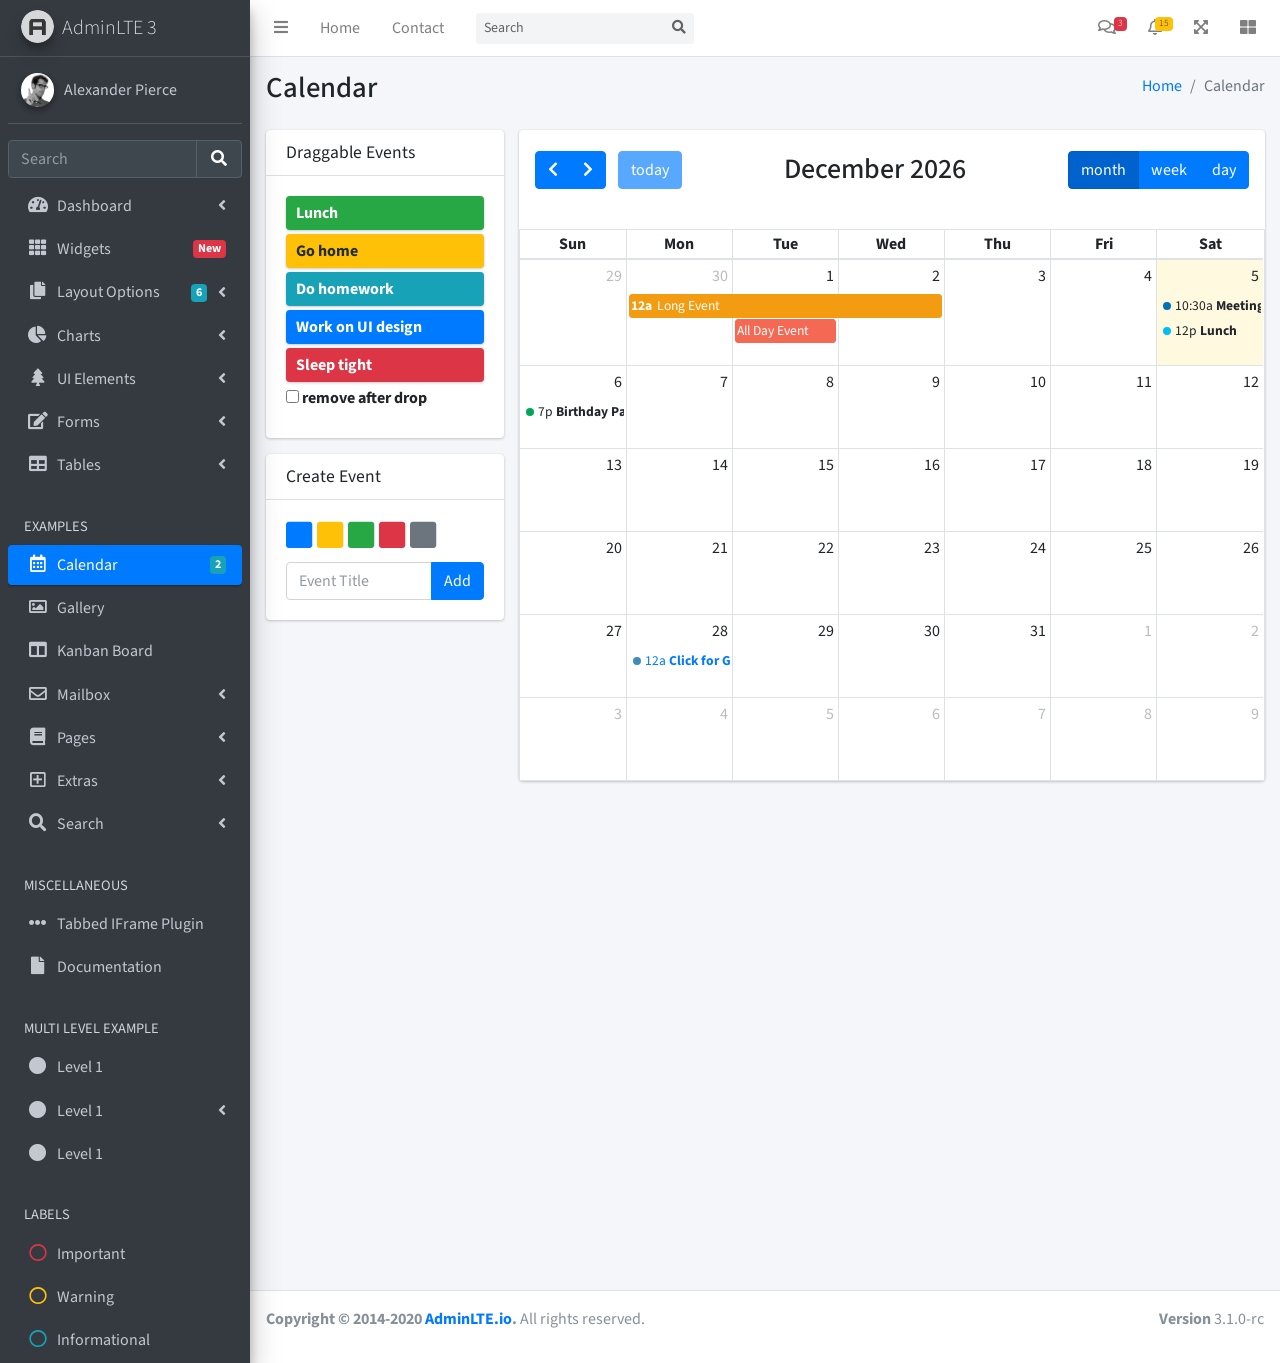
<file: WebApplication/WebApplication/wwwroot/pages/calendar.html>
<!DOCTYPE html>
<html lang="en">
<head>
  <meta charset="utf-8">
  <meta name="viewport" content="width=device-width, initial-scale=1">
  <title>AdminLTE 3 | Calendar</title>

  <!-- Google Font: Source Sans Pro -->
  <link rel="stylesheet" href="https://fonts.googleapis.com/css?family=Source+Sans+Pro:300,400,400i,700&display=fallback">
  <!-- Font Awesome -->
  <link rel="stylesheet" href="../plugins/fontawesome-free/css/all.min.css">
  <!-- fullCalendar -->
  <link rel="stylesheet" href="../plugins/fullcalendar/main.css">
  <!-- Theme style -->
  <link rel="stylesheet" href="../dist/css/adminlte.min.css">
</head>
<body class="hold-transition sidebar-mini">
<div class="wrapper">
  <!-- Navbar -->
  <nav class="main-header navbar navbar-expand navbar-white navbar-light">
    <!-- Left navbar links -->
    <ul class="navbar-nav">
      <li class="nav-item">
        <a class="nav-link" data-widget="pushmenu" href="#" role="button"><i class="fas fa-bars"></i></a>
      </li>
      <li class="nav-item d-none d-sm-inline-block">
        <a href="../index3.html" class="nav-link">Home</a>
      </li>
      <li class="nav-item d-none d-sm-inline-block">
        <a href="#" class="nav-link">Contact</a>
      </li>
    </ul>

    <!-- SEARCH FORM -->
    <form class="form-inline ml-3">
      <div class="input-group input-group-sm">
        <input class="form-control form-control-navbar" type="search" placeholder="Search" aria-label="Search">
        <div class="input-group-append">
          <button class="btn btn-navbar" type="submit">
            <i class="fas fa-search"></i>
          </button>
        </div>
      </div>
    </form>

    <!-- Right navbar links -->
    <ul class="navbar-nav ml-auto">
      <!-- Messages Dropdown Menu -->
      <li class="nav-item dropdown">
        <a class="nav-link" data-toggle="dropdown" href="#">
          <i class="far fa-comments"></i>
          <span class="badge badge-danger navbar-badge">3</span>
        </a>
        <div class="dropdown-menu dropdown-menu-lg dropdown-menu-right">
          <a href="#" class="dropdown-item">
            <!-- Message Start -->
            <div class="media">
              <img src="../dist/img/user1-128x128.jpg" alt="User Avatar" class="img-size-50 mr-3 img-circle">
              <div class="media-body">
                <h3 class="dropdown-item-title">
                  Brad Diesel
                  <span class="float-right text-sm text-danger"><i class="fas fa-star"></i></span>
                </h3>
                <p class="text-sm">Call me whenever you can...</p>
                <p class="text-sm text-muted"><i class="far fa-clock mr-1"></i> 4 Hours Ago</p>
              </div>
            </div>
            <!-- Message End -->
          </a>
          <div class="dropdown-divider"></div>
          <a href="#" class="dropdown-item">
            <!-- Message Start -->
            <div class="media">
              <img src="../dist/img/user8-128x128.jpg" alt="User Avatar" class="img-size-50 img-circle mr-3">
              <div class="media-body">
                <h3 class="dropdown-item-title">
                  John Pierce
                  <span class="float-right text-sm text-muted"><i class="fas fa-star"></i></span>
                </h3>
                <p class="text-sm">I got your message bro</p>
                <p class="text-sm text-muted"><i class="far fa-clock mr-1"></i> 4 Hours Ago</p>
              </div>
            </div>
            <!-- Message End -->
          </a>
          <div class="dropdown-divider"></div>
          <a href="#" class="dropdown-item">
            <!-- Message Start -->
            <div class="media">
              <img src="../dist/img/user3-128x128.jpg" alt="User Avatar" class="img-size-50 img-circle mr-3">
              <div class="media-body">
                <h3 class="dropdown-item-title">
                  Nora Silvester
                  <span class="float-right text-sm text-warning"><i class="fas fa-star"></i></span>
                </h3>
                <p class="text-sm">The subject goes here</p>
                <p class="text-sm text-muted"><i class="far fa-clock mr-1"></i> 4 Hours Ago</p>
              </div>
            </div>
            <!-- Message End -->
          </a>
          <div class="dropdown-divider"></div>
          <a href="#" class="dropdown-item dropdown-footer">See All Messages</a>
        </div>
      </li>
      <!-- Notifications Dropdown Menu -->
      <li class="nav-item dropdown">
        <a class="nav-link" data-toggle="dropdown" href="#">
          <i class="far fa-bell"></i>
          <span class="badge badge-warning navbar-badge">15</span>
        </a>
        <div class="dropdown-menu dropdown-menu-lg dropdown-menu-right">
          <span class="dropdown-item dropdown-header">15 Notifications</span>
          <div class="dropdown-divider"></div>
          <a href="#" class="dropdown-item">
            <i class="fas fa-envelope mr-2"></i> 4 new messages
            <span class="float-right text-muted text-sm">3 mins</span>
          </a>
          <div class="dropdown-divider"></div>
          <a href="#" class="dropdown-item">
            <i class="fas fa-users mr-2"></i> 8 friend requests
            <span class="float-right text-muted text-sm">12 hours</span>
          </a>
          <div class="dropdown-divider"></div>
          <a href="#" class="dropdown-item">
            <i class="fas fa-file mr-2"></i> 3 new reports
            <span class="float-right text-muted text-sm">2 days</span>
          </a>
          <div class="dropdown-divider"></div>
          <a href="#" class="dropdown-item dropdown-footer">See All Notifications</a>
        </div>
      </li>
      <li class="nav-item">
        <a class="nav-link" data-widget="fullscreen" href="#" role="button">
          <i class="fas fa-expand-arrows-alt"></i>
        </a>
      </li>
      <li class="nav-item">
        <a class="nav-link" data-widget="control-sidebar" data-slide="true" href="#" role="button">
          <i class="fas fa-th-large"></i>
        </a>
      </li>
    </ul>
  </nav>
  <!-- /.navbar -->

  <!-- Main Sidebar Container -->
  <aside class="main-sidebar sidebar-dark-primary elevation-4">
    <!-- Brand Logo -->
    <a href="../index3.html" class="brand-link">
      <img src="../dist/img/AdminLTELogo.png" alt="AdminLTE Logo" class="brand-image img-circle elevation-3" style="opacity: .8">
      <span class="brand-text font-weight-light">AdminLTE 3</span>
    </a>

    <!-- Sidebar -->
    <div class="sidebar">
      <!-- Sidebar user panel (optional) -->
      <div class="user-panel mt-3 pb-3 mb-3 d-flex">
        <div class="image">
          <img src="../dist/img/user2-160x160.jpg" class="img-circle elevation-2" alt="User Image">
        </div>
        <div class="info">
          <a href="#" class="d-block">Alexander Pierce</a>
        </div>
      </div>

      <!-- SidebarSearch Form -->
      <div class="form-inline">
        <div class="input-group" data-widget="sidebar-search">
          <input class="form-control form-control-sidebar" type="search" placeholder="Search" aria-label="Search">
          <div class="input-group-append">
            <button class="btn btn-sidebar">
              <i class="fas fa-search fa-fw"></i>
            </button>
          </div>
        </div>
      </div>

      <!-- Sidebar Menu -->
      <nav class="mt-2">
        <ul class="nav nav-pills nav-sidebar flex-column" data-widget="treeview" role="menu" data-accordion="false">
          <!-- Add icons to the links using the .nav-icon class
               with font-awesome or any other icon font library -->
          <li class="nav-item">
            <a href="#" class="nav-link">
              <i class="nav-icon fas fa-tachometer-alt"></i>
              <p>
                Dashboard
                <i class="right fas fa-angle-left"></i>
              </p>
            </a>
            <ul class="nav nav-treeview">
              <li class="nav-item">
                <a href="../index.html" class="nav-link">
                  <i class="far fa-circle nav-icon"></i>
                  <p>Dashboard v1</p>
                </a>
              </li>
              <li class="nav-item">
                <a href="../index2.html" class="nav-link">
                  <i class="far fa-circle nav-icon"></i>
                  <p>Dashboard v2</p>
                </a>
              </li>
              <li class="nav-item">
                <a href="../index3.html" class="nav-link">
                  <i class="far fa-circle nav-icon"></i>
                  <p>Dashboard v3</p>
                </a>
              </li>
            </ul>
          </li>
          <li class="nav-item">
            <a href="widgets.html" class="nav-link">
              <i class="nav-icon fas fa-th"></i>
              <p>
                Widgets
                <span class="right badge badge-danger">New</span>
              </p>
            </a>
          </li>
          <li class="nav-item">
            <a href="#" class="nav-link">
              <i class="nav-icon fas fa-copy"></i>
              <p>
                Layout Options
                <i class="fas fa-angle-left right"></i>
                <span class="badge badge-info right">6</span>
              </p>
            </a>
            <ul class="nav nav-treeview">
              <li class="nav-item">
                <a href="layout/top-nav.html" class="nav-link">
                  <i class="far fa-circle nav-icon"></i>
                  <p>Top Navigation</p>
                </a>
              </li>
              <li class="nav-item">
                <a href="layout/top-nav-sidebar.html" class="nav-link">
                  <i class="far fa-circle nav-icon"></i>
                  <p>Top Navigation + Sidebar</p>
                </a>
              </li>
              <li class="nav-item">
                <a href="layout/boxed.html" class="nav-link">
                  <i class="far fa-circle nav-icon"></i>
                  <p>Boxed</p>
                </a>
              </li>
              <li class="nav-item">
                <a href="layout/fixed-sidebar.html" class="nav-link">
                  <i class="far fa-circle nav-icon"></i>
                  <p>Fixed Sidebar</p>
                </a>
              </li>
              <li class="nav-item">
                <a href="layout/fixed-sidebar-custom.html" class="nav-link">
                  <i class="far fa-circle nav-icon"></i>
                  <p>Fixed Sidebar <small>+ Custom Area</small></p>
                </a>
              </li>
              <li class="nav-item">
                <a href="layout/fixed-topnav.html" class="nav-link">
                  <i class="far fa-circle nav-icon"></i>
                  <p>Fixed Navbar</p>
                </a>
              </li>
              <li class="nav-item">
                <a href="layout/fixed-footer.html" class="nav-link">
                  <i class="far fa-circle nav-icon"></i>
                  <p>Fixed Footer</p>
                </a>
              </li>
              <li class="nav-item">
                <a href="layout/collapsed-sidebar.html" class="nav-link">
                  <i class="far fa-circle nav-icon"></i>
                  <p>Collapsed Sidebar</p>
                </a>
              </li>
            </ul>
          </li>
          <li class="nav-item">
            <a href="#" class="nav-link">
              <i class="nav-icon fas fa-chart-pie"></i>
              <p>
                Charts
                <i class="right fas fa-angle-left"></i>
              </p>
            </a>
            <ul class="nav nav-treeview">
              <li class="nav-item">
                <a href="charts/chartjs.html" class="nav-link">
                  <i class="far fa-circle nav-icon"></i>
                  <p>ChartJS</p>
                </a>
              </li>
              <li class="nav-item">
                <a href="charts/flot.html" class="nav-link">
                  <i class="far fa-circle nav-icon"></i>
                  <p>Flot</p>
                </a>
              </li>
              <li class="nav-item">
                <a href="charts/inline.html" class="nav-link">
                  <i class="far fa-circle nav-icon"></i>
                  <p>Inline</p>
                </a>
              </li>
              <li class="nav-item">
                <a href="charts/uplot.html" class="nav-link">
                  <i class="far fa-circle nav-icon"></i>
                  <p>uPlot</p>
                </a>
              </li>
            </ul>
          </li>
          <li class="nav-item">
            <a href="#" class="nav-link">
              <i class="nav-icon fas fa-tree"></i>
              <p>
                UI Elements
                <i class="fas fa-angle-left right"></i>
              </p>
            </a>
            <ul class="nav nav-treeview">
              <li class="nav-item">
                <a href="UI/general.html" class="nav-link">
                  <i class="far fa-circle nav-icon"></i>
                  <p>General</p>
                </a>
              </li>
              <li class="nav-item">
                <a href="UI/icons.html" class="nav-link">
                  <i class="far fa-circle nav-icon"></i>
                  <p>Icons</p>
                </a>
              </li>
              <li class="nav-item">
                <a href="UI/buttons.html" class="nav-link">
                  <i class="far fa-circle nav-icon"></i>
                  <p>Buttons</p>
                </a>
              </li>
              <li class="nav-item">
                <a href="UI/sliders.html" class="nav-link">
                  <i class="far fa-circle nav-icon"></i>
                  <p>Sliders</p>
                </a>
              </li>
              <li class="nav-item">
                <a href="UI/modals.html" class="nav-link">
                  <i class="far fa-circle nav-icon"></i>
                  <p>Modals & Alerts</p>
                </a>
              </li>
              <li class="nav-item">
                <a href="UI/navbar.html" class="nav-link">
                  <i class="far fa-circle nav-icon"></i>
                  <p>Navbar & Tabs</p>
                </a>
              </li>
              <li class="nav-item">
                <a href="UI/timeline.html" class="nav-link">
                  <i class="far fa-circle nav-icon"></i>
                  <p>Timeline</p>
                </a>
              </li>
              <li class="nav-item">
                <a href="UI/ribbons.html" class="nav-link">
                  <i class="far fa-circle nav-icon"></i>
                  <p>Ribbons</p>
                </a>
              </li>
            </ul>
          </li>
          <li class="nav-item">
            <a href="#" class="nav-link">
              <i class="nav-icon fas fa-edit"></i>
              <p>
                Forms
                <i class="fas fa-angle-left right"></i>
              </p>
            </a>
            <ul class="nav nav-treeview">
              <li class="nav-item">
                <a href="forms/general.html" class="nav-link">
                  <i class="far fa-circle nav-icon"></i>
                  <p>General Elements</p>
                </a>
              </li>
              <li class="nav-item">
                <a href="forms/advanced.html" class="nav-link">
                  <i class="far fa-circle nav-icon"></i>
                  <p>Advanced Elements</p>
                </a>
              </li>
              <li class="nav-item">
                <a href="forms/editors.html" class="nav-link">
                  <i class="far fa-circle nav-icon"></i>
                  <p>Editors</p>
                </a>
              </li>
              <li class="nav-item">
                <a href="forms/validation.html" class="nav-link">
                  <i class="far fa-circle nav-icon"></i>
                  <p>Validation</p>
                </a>
              </li>
            </ul>
          </li>
          <li class="nav-item">
            <a href="#" class="nav-link">
              <i class="nav-icon fas fa-table"></i>
              <p>
                Tables
                <i class="fas fa-angle-left right"></i>
              </p>
            </a>
            <ul class="nav nav-treeview">
              <li class="nav-item">
                <a href="tables/simple.html" class="nav-link">
                  <i class="far fa-circle nav-icon"></i>
                  <p>Simple Tables</p>
                </a>
              </li>
              <li class="nav-item">
                <a href="tables/data.html" class="nav-link">
                  <i class="far fa-circle nav-icon"></i>
                  <p>DataTables</p>
                </a>
              </li>
              <li class="nav-item">
                <a href="tables/jsgrid.html" class="nav-link">
                  <i class="far fa-circle nav-icon"></i>
                  <p>jsGrid</p>
                </a>
              </li>
            </ul>
          </li>
          <li class="nav-header">EXAMPLES</li>
          <li class="nav-item">
            <a href="calendar.html" class="nav-link active">
              <i class="nav-icon far fa-calendar-alt"></i>
              <p>
                Calendar
                <span class="badge badge-info right">2</span>
              </p>
            </a>
          </li>
          <li class="nav-item">
            <a href="gallery.html" class="nav-link">
              <i class="nav-icon far fa-image"></i>
              <p>
                Gallery
              </p>
            </a>
          </li>
          <li class="nav-item">
            <a href="kanban.html" class="nav-link">
              <i class="nav-icon fas fa-columns"></i>
              <p>
                Kanban Board
              </p>
            </a>
          </li>
          <li class="nav-item">
            <a href="#" class="nav-link">
              <i class="nav-icon far fa-envelope"></i>
              <p>
                Mailbox
                <i class="fas fa-angle-left right"></i>
              </p>
            </a>
            <ul class="nav nav-treeview">
              <li class="nav-item">
                <a href="mailbox/mailbox.html" class="nav-link">
                  <i class="far fa-circle nav-icon"></i>
                  <p>Inbox</p>
                </a>
              </li>
              <li class="nav-item">
                <a href="mailbox/compose.html" class="nav-link">
                  <i class="far fa-circle nav-icon"></i>
                  <p>Compose</p>
                </a>
              </li>
              <li class="nav-item">
                <a href="mailbox/read-mail.html" class="nav-link">
                  <i class="far fa-circle nav-icon"></i>
                  <p>Read</p>
                </a>
              </li>
            </ul>
          </li>
          <li class="nav-item">
            <a href="#" class="nav-link">
              <i class="nav-icon fas fa-book"></i>
              <p>
                Pages
                <i class="fas fa-angle-left right"></i>
              </p>
            </a>
            <ul class="nav nav-treeview">
              <li class="nav-item">
                <a href="examples/invoice.html" class="nav-link">
                  <i class="far fa-circle nav-icon"></i>
                  <p>Invoice</p>
                </a>
              </li>
              <li class="nav-item">
                <a href="examples/profile.html" class="nav-link">
                  <i class="far fa-circle nav-icon"></i>
                  <p>Profile</p>
                </a>
              </li>
              <li class="nav-item">
                <a href="examples/e-commerce.html" class="nav-link">
                  <i class="far fa-circle nav-icon"></i>
                  <p>E-commerce</p>
                </a>
              </li>
              <li class="nav-item">
                <a href="examples/projects.html" class="nav-link">
                  <i class="far fa-circle nav-icon"></i>
                  <p>Projects</p>
                </a>
              </li>
              <li class="nav-item">
                <a href="examples/project-add.html" class="nav-link">
                  <i class="far fa-circle nav-icon"></i>
                  <p>Project Add</p>
                </a>
              </li>
              <li class="nav-item">
                <a href="examples/project-edit.html" class="nav-link">
                  <i class="far fa-circle nav-icon"></i>
                  <p>Project Edit</p>
                </a>
              </li>
              <li class="nav-item">
                <a href="examples/project-detail.html" class="nav-link">
                  <i class="far fa-circle nav-icon"></i>
                  <p>Project Detail</p>
                </a>
              </li>
              <li class="nav-item">
                <a href="examples/contacts.html" class="nav-link">
                  <i class="far fa-circle nav-icon"></i>
                  <p>Contacts</p>
                </a>
              </li>
              <li class="nav-item">
                <a href="examples/faq.html" class="nav-link">
                  <i class="far fa-circle nav-icon"></i>
                  <p>FAQ</p>
                </a>
              </li>
              <li class="nav-item">
                <a href="examples/contact-us.html" class="nav-link">
                  <i class="far fa-circle nav-icon"></i>
                  <p>Contact us</p>
                </a>
              </li>
            </ul>
          </li>
          <li class="nav-item">
            <a href="#" class="nav-link">
              <i class="nav-icon far fa-plus-square"></i>
              <p>
                Extras
                <i class="fas fa-angle-left right"></i>
              </p>
            </a>
            <ul class="nav nav-treeview">
              <li class="nav-item">
                <a href="#" class="nav-link">
                  <i class="far fa-circle nav-icon"></i>
                  <p>
                    Login & Register v1
                    <i class="fas fa-angle-left right"></i>
                  </p>
                </a>
                <ul class="nav nav-treeview">
                  <li class="nav-item">
                    <a href="examples/login.html" class="nav-link">
                      <i class="far fa-circle nav-icon"></i>
                      <p>Login v1</p>
                    </a>
                  </li>
                  <li class="nav-item">
                    <a href="examples/register.html" class="nav-link">
                      <i class="far fa-circle nav-icon"></i>
                      <p>Register v1</p>
                    </a>
                  </li>
                  <li class="nav-item">
                    <a href="examples/forgot-password.html" class="nav-link">
                      <i class="far fa-circle nav-icon"></i>
                      <p>Forgot Password v1</p>
                    </a>
                  </li>
                  <li class="nav-item">
                    <a href="examples/recover-password.html" class="nav-link">
                      <i class="far fa-circle nav-icon"></i>
                      <p>Recover Password v1</p>
                    </a>
                  </li>
                </ul>
              </li>
              <li class="nav-item">
                <a href="#" class="nav-link">
                  <i class="far fa-circle nav-icon"></i>
                  <p>
                    Login & Register v2
                    <i class="fas fa-angle-left right"></i>
                  </p>
                </a>
                <ul class="nav nav-treeview">
                  <li class="nav-item">
                    <a href="examples/login-v2.html" class="nav-link">
                      <i class="far fa-circle nav-icon"></i>
                      <p>Login v2</p>
                    </a>
                  </li>
                  <li class="nav-item">
                    <a href="examples/register-v2.html" class="nav-link">
                      <i class="far fa-circle nav-icon"></i>
                      <p>Register v2</p>
                    </a>
                  </li>
                  <li class="nav-item">
                    <a href="examples/forgot-password-v2.html" class="nav-link">
                      <i class="far fa-circle nav-icon"></i>
                      <p>Forgot Password v2</p>
                    </a>
                  </li>
                  <li class="nav-item">
                    <a href="examples/recover-password-v2.html" class="nav-link">
                      <i class="far fa-circle nav-icon"></i>
                      <p>Recover Password v2</p>
                    </a>
                  </li>
                </ul>
              </li>
              <li class="nav-item">
                <a href="examples/lockscreen.html" class="nav-link">
                  <i class="far fa-circle nav-icon"></i>
                  <p>Lockscreen</p>
                </a>
              </li>
              <li class="nav-item">
                <a href="examples/legacy-user-menu.html" class="nav-link">
                  <i class="far fa-circle nav-icon"></i>
                  <p>Legacy User Menu</p>
                </a>
              </li>
              <li class="nav-item">
                <a href="examples/language-menu.html" class="nav-link">
                  <i class="far fa-circle nav-icon"></i>
                  <p>Language Menu</p>
                </a>
              </li>
              <li class="nav-item">
                <a href="examples/404.html" class="nav-link">
                  <i class="far fa-circle nav-icon"></i>
                  <p>Error 404</p>
                </a>
              </li>
              <li class="nav-item">
                <a href="examples/500.html" class="nav-link">
                  <i class="far fa-circle nav-icon"></i>
                  <p>Error 500</p>
                </a>
              </li>
              <li class="nav-item">
                <a href="examples/pace.html" class="nav-link">
                  <i class="far fa-circle nav-icon"></i>
                  <p>Pace</p>
                </a>
              </li>
              <li class="nav-item">
                <a href="examples/blank.html" class="nav-link">
                  <i class="far fa-circle nav-icon"></i>
                  <p>Blank Page</p>
                </a>
              </li>
              <li class="nav-item">
                <a href="../starter.html" class="nav-link">
                  <i class="far fa-circle nav-icon"></i>
                  <p>Starter Page</p>
                </a>
              </li>
            </ul>
          </li>
          <li class="nav-item">
            <a href="#" class="nav-link">
              <i class="nav-icon fas fa-search"></i>
              <p>
                Search
                <i class="fas fa-angle-left right"></i>
              </p>
            </a>
            <ul class="nav nav-treeview">
              <li class="nav-item">
                <a href="search/simple.html" class="nav-link">
                  <i class="far fa-circle nav-icon"></i>
                  <p>Simple Search</p>
                </a>
              </li>
              <li class="nav-item">
                <a href="search/enhanced.html" class="nav-link">
                  <i class="far fa-circle nav-icon"></i>
                  <p>Enhanced</p>
                </a>
              </li>
            </ul>
          </li>
          <li class="nav-header">MISCELLANEOUS</li>
          <li class="nav-item">
            <a href="../iframe.html" class="nav-link">
              <i class="nav-icon fas fa-ellipsis-h"></i>
              <p>Tabbed IFrame Plugin</p>
            </a>
          </li>
          <li class="nav-item">
            <a href="https://adminlte.io/docs/3.1/" class="nav-link">
              <i class="nav-icon fas fa-file"></i>
              <p>Documentation</p>
            </a>
          </li>
          <li class="nav-header">MULTI LEVEL EXAMPLE</li>
          <li class="nav-item">
            <a href="#" class="nav-link">
              <i class="fas fa-circle nav-icon"></i>
              <p>Level 1</p>
            </a>
          </li>
          <li class="nav-item">
            <a href="#" class="nav-link">
              <i class="nav-icon fas fa-circle"></i>
              <p>
                Level 1
                <i class="right fas fa-angle-left"></i>
              </p>
            </a>
            <ul class="nav nav-treeview">
              <li class="nav-item">
                <a href="#" class="nav-link">
                  <i class="far fa-circle nav-icon"></i>
                  <p>Level 2</p>
                </a>
              </li>
              <li class="nav-item">
                <a href="#" class="nav-link">
                  <i class="far fa-circle nav-icon"></i>
                  <p>
                    Level 2
                    <i class="right fas fa-angle-left"></i>
                  </p>
                </a>
                <ul class="nav nav-treeview">
                  <li class="nav-item">
                    <a href="#" class="nav-link">
                      <i class="far fa-dot-circle nav-icon"></i>
                      <p>Level 3</p>
                    </a>
                  </li>
                  <li class="nav-item">
                    <a href="#" class="nav-link">
                      <i class="far fa-dot-circle nav-icon"></i>
                      <p>Level 3</p>
                    </a>
                  </li>
                  <li class="nav-item">
                    <a href="#" class="nav-link">
                      <i class="far fa-dot-circle nav-icon"></i>
                      <p>Level 3</p>
                    </a>
                  </li>
                </ul>
              </li>
              <li class="nav-item">
                <a href="#" class="nav-link">
                  <i class="far fa-circle nav-icon"></i>
                  <p>Level 2</p>
                </a>
              </li>
            </ul>
          </li>
          <li class="nav-item">
            <a href="#" class="nav-link">
              <i class="fas fa-circle nav-icon"></i>
              <p>Level 1</p>
            </a>
          </li>
          <li class="nav-header">LABELS</li>
          <li class="nav-item">
            <a href="#" class="nav-link">
              <i class="nav-icon far fa-circle text-danger"></i>
              <p class="text">Important</p>
            </a>
          </li>
          <li class="nav-item">
            <a href="#" class="nav-link">
              <i class="nav-icon far fa-circle text-warning"></i>
              <p>Warning</p>
            </a>
          </li>
          <li class="nav-item">
            <a href="#" class="nav-link">
              <i class="nav-icon far fa-circle text-info"></i>
              <p>Informational</p>
            </a>
          </li>
        </ul>
      </nav>
      <!-- /.sidebar-menu -->
    </div>
    <!-- /.sidebar -->
  </aside>

  <!-- Content Wrapper. Contains page content -->
  <div class="content-wrapper">
    <!-- Content Header (Page header) -->
    <section class="content-header">
      <div class="container-fluid">
        <div class="row mb-2">
          <div class="col-sm-6">
            <h1>Calendar</h1>
          </div>
          <div class="col-sm-6">
            <ol class="breadcrumb float-sm-right">
              <li class="breadcrumb-item"><a href="#">Home</a></li>
              <li class="breadcrumb-item active">Calendar</li>
            </ol>
          </div>
        </div>
      </div><!-- /.container-fluid -->
    </section>

    <!-- Main content -->
    <section class="content">
      <div class="container-fluid">
        <div class="row">
          <div class="col-md-3">
            <div class="sticky-top mb-3">
              <div class="card">
                <div class="card-header">
                  <h4 class="card-title">Draggable Events</h4>
                </div>
                <div class="card-body">
                  <!-- the events -->
                  <div id="external-events">
                    <div class="external-event bg-success">Lunch</div>
                    <div class="external-event bg-warning">Go home</div>
                    <div class="external-event bg-info">Do homework</div>
                    <div class="external-event bg-primary">Work on UI design</div>
                    <div class="external-event bg-danger">Sleep tight</div>
                    <div class="checkbox">
                      <label for="drop-remove">
                        <input type="checkbox" id="drop-remove">
                        remove after drop
                      </label>
                    </div>
                  </div>
                </div>
                <!-- /.card-body -->
              </div>
              <!-- /.card -->
              <div class="card">
                <div class="card-header">
                  <h3 class="card-title">Create Event</h3>
                </div>
                <div class="card-body">
                  <div class="btn-group" style="width: 100%; margin-bottom: 10px;">
                    <ul class="fc-color-picker" id="color-chooser">
                      <li><a class="text-primary" href="#"><i class="fas fa-square"></i></a></li>
                      <li><a class="text-warning" href="#"><i class="fas fa-square"></i></a></li>
                      <li><a class="text-success" href="#"><i class="fas fa-square"></i></a></li>
                      <li><a class="text-danger" href="#"><i class="fas fa-square"></i></a></li>
                      <li><a class="text-muted" href="#"><i class="fas fa-square"></i></a></li>
                    </ul>
                  </div>
                  <!-- /btn-group -->
                  <div class="input-group">
                    <input id="new-event" type="text" class="form-control" placeholder="Event Title">

                    <div class="input-group-append">
                      <button id="add-new-event" type="button" class="btn btn-primary">Add</button>
                    </div>
                    <!-- /btn-group -->
                  </div>
                  <!-- /input-group -->
                </div>
              </div>
            </div>
          </div>
          <!-- /.col -->
          <div class="col-md-9">
            <div class="card card-primary">
              <div class="card-body p-0">
                <!-- THE CALENDAR -->
                <div id="calendar"></div>
              </div>
              <!-- /.card-body -->
            </div>
            <!-- /.card -->
          </div>
          <!-- /.col -->
        </div>
        <!-- /.row -->
      </div><!-- /.container-fluid -->
    </section>
    <!-- /.content -->
  </div>
  <!-- /.content-wrapper -->

  <footer class="main-footer">
    <div class="float-right d-none d-sm-block">
      <b>Version</b> 3.1.0-rc
    </div>
    <strong>Copyright &copy; 2014-2020 <a href="https://adminlte.io">AdminLTE.io</a>.</strong> All rights reserved.
  </footer>

  <!-- Control Sidebar -->
  <aside class="control-sidebar control-sidebar-dark">
    <!-- Control sidebar content goes here -->
  </aside>
  <!-- /.control-sidebar -->
</div>
<!-- ./wrapper -->

<!-- jQuery -->
<script src="../plugins/jquery/jquery.min.js"></script>
<!-- Bootstrap -->
<script src="../plugins/bootstrap/js/bootstrap.bundle.min.js"></script>
<!-- jQuery UI -->
<script src="../plugins/jquery-ui/jquery-ui.min.js"></script>
<!-- AdminLTE App -->
<script src="../dist/js/adminlte.min.js"></script>
<!-- fullCalendar 2.2.5 -->
<script src="../plugins/moment/moment.min.js"></script>
<script src="../plugins/fullcalendar/main.js"></script>
<!-- AdminLTE for demo purposes -->
<script src="../dist/js/demo.js"></script>
<!-- Page specific script -->
<script>
  $(function () {

    /* initialize the external events
     -----------------------------------------------------------------*/
    function ini_events(ele) {
      ele.each(function () {

        // create an Event Object (https://fullcalendar.io/docs/event-object)
        // it doesn't need to have a start or end
        var eventObject = {
          title: $.trim($(this).text()) // use the element's text as the event title
        }

        // store the Event Object in the DOM element so we can get to it later
        $(this).data('eventObject', eventObject)

        // make the event draggable using jQuery UI
        $(this).draggable({
          zIndex        : 1070,
          revert        : true, // will cause the event to go back to its
          revertDuration: 0  //  original position after the drag
        })

      })
    }

    ini_events($('#external-events div.external-event'))

    /* initialize the calendar
     -----------------------------------------------------------------*/
    //Date for the calendar events (dummy data)
    var date = new Date()
    var d    = date.getDate(),
        m    = date.getMonth(),
        y    = date.getFullYear()

    var Calendar = FullCalendar.Calendar;
    var Draggable = FullCalendar.Draggable;

    var containerEl = document.getElementById('external-events');
    var checkbox = document.getElementById('drop-remove');
    var calendarEl = document.getElementById('calendar');

    // initialize the external events
    // -----------------------------------------------------------------

    new Draggable(containerEl, {
      itemSelector: '.external-event',
      eventData: function(eventEl) {
        return {
          title: eventEl.innerText,
          backgroundColor: window.getComputedStyle( eventEl ,null).getPropertyValue('background-color'),
          borderColor: window.getComputedStyle( eventEl ,null).getPropertyValue('background-color'),
          textColor: window.getComputedStyle( eventEl ,null).getPropertyValue('color'),
        };
      }
    });

    var calendar = new Calendar(calendarEl, {
      headerToolbar: {
        left  : 'prev,next today',
        center: 'title',
        right : 'dayGridMonth,timeGridWeek,timeGridDay'
      },
      themeSystem: 'bootstrap',
      //Random default events
      events: [
        {
          title          : 'All Day Event',
          start          : new Date(y, m, 1),
          backgroundColor: '#f56954', //red
          borderColor    : '#f56954', //red
          allDay         : true
        },
        {
          title          : 'Long Event',
          start          : new Date(y, m, d - 5),
          end            : new Date(y, m, d - 2),
          backgroundColor: '#f39c12', //yellow
          borderColor    : '#f39c12' //yellow
        },
        {
          title          : 'Meeting',
          start          : new Date(y, m, d, 10, 30),
          allDay         : false,
          backgroundColor: '#0073b7', //Blue
          borderColor    : '#0073b7' //Blue
        },
        {
          title          : 'Lunch',
          start          : new Date(y, m, d, 12, 0),
          end            : new Date(y, m, d, 14, 0),
          allDay         : false,
          backgroundColor: '#00c0ef', //Info (aqua)
          borderColor    : '#00c0ef' //Info (aqua)
        },
        {
          title          : 'Birthday Party',
          start          : new Date(y, m, d + 1, 19, 0),
          end            : new Date(y, m, d + 1, 22, 30),
          allDay         : false,
          backgroundColor: '#00a65a', //Success (green)
          borderColor    : '#00a65a' //Success (green)
        },
        {
          title          : 'Click for Google',
          start          : new Date(y, m, 28),
          end            : new Date(y, m, 29),
          url            : 'https://www.google.com/',
          backgroundColor: '#3c8dbc', //Primary (light-blue)
          borderColor    : '#3c8dbc' //Primary (light-blue)
        }
      ],
      editable  : true,
      droppable : true, // this allows things to be dropped onto the calendar !!!
      drop      : function(info) {
        // is the "remove after drop" checkbox checked?
        if (checkbox.checked) {
          // if so, remove the element from the "Draggable Events" list
          info.draggedEl.parentNode.removeChild(info.draggedEl);
        }
      }
    });

    calendar.render();
    // $('#calendar').fullCalendar()

    /* ADDING EVENTS */
    var currColor = '#3c8dbc' //Red by default
    // Color chooser button
    $('#color-chooser > li > a').click(function (e) {
      e.preventDefault()
      // Save color
      currColor = $(this).css('color')
      // Add color effect to button
      $('#add-new-event').css({
        'background-color': currColor,
        'border-color'    : currColor
      })
    })
    $('#add-new-event').click(function (e) {
      e.preventDefault()
      // Get value and make sure it is not null
      var val = $('#new-event').val()
      if (val.length == 0) {
        return
      }

      // Create events
      var event = $('<div />')
      event.css({
        'background-color': currColor,
        'border-color'    : currColor,
        'color'           : '#fff'
      }).addClass('external-event')
      event.text(val)
      $('#external-events').prepend(event)

      // Add draggable funtionality
      ini_events(event)

      // Remove event from text input
      $('#new-event').val('')
    })
  })
</script>
</body>
</html>
</file>
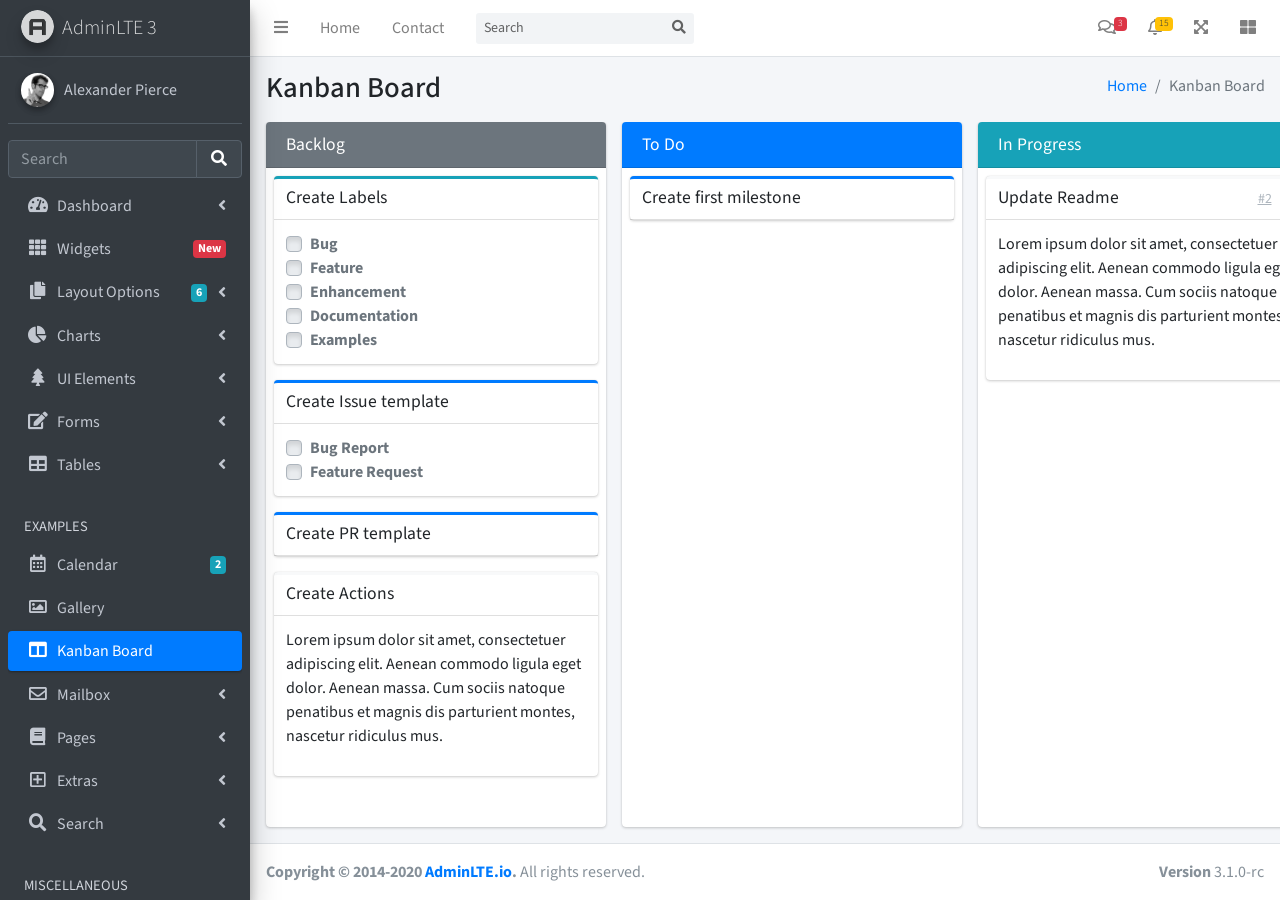
<file: WebApplication/WebApplication/wwwroot/pages/kanban.html>
<!DOCTYPE html>
<html lang="en">
<head>
  <meta charset="utf-8">
  <meta name="viewport" content="width=device-width, initial-scale=1">
  <title>AdminLTE 3 | Kanban Board</title>

  <!-- Google Font: Source Sans Pro -->
  <link rel="stylesheet" href="https://fonts.googleapis.com/css?family=Source+Sans+Pro:300,400,400i,700&display=fallback">
  <!-- Font Awesome -->
  <link rel="stylesheet" href="../plugins/fontawesome-free/css/all.min.css">
  <!-- Ekko Lightbox -->
  <link rel="stylesheet" href="../plugins/ekko-lightbox/ekko-lightbox.css">
  <!-- Theme style -->
  <link rel="stylesheet" href="../dist/css/adminlte.min.css">
</head>
<body class="hold-transition sidebar-mini layout-fixed">
<div class="wrapper">
  <!-- Navbar -->
  <nav class="main-header navbar navbar-expand navbar-white navbar-light">
    <!-- Left navbar links -->
    <ul class="navbar-nav">
      <li class="nav-item">
        <a class="nav-link" data-widget="pushmenu" href="#" role="button"><i class="fas fa-bars"></i></a>
      </li>
      <li class="nav-item d-none d-sm-inline-block">
        <a href="../index3.html" class="nav-link">Home</a>
      </li>
      <li class="nav-item d-none d-sm-inline-block">
        <a href="#" class="nav-link">Contact</a>
      </li>
    </ul>

    <!-- SEARCH FORM -->
    <form class="form-inline ml-3">
      <div class="input-group input-group-sm">
        <input class="form-control form-control-navbar" type="search" placeholder="Search" aria-label="Search">
        <div class="input-group-append">
          <button class="btn btn-navbar" type="submit">
            <i class="fas fa-search"></i>
          </button>
        </div>
      </div>
    </form>

    <!-- Right navbar links -->
    <ul class="navbar-nav ml-auto">
      <!-- Messages Dropdown Menu -->
      <li class="nav-item dropdown">
        <a class="nav-link" data-toggle="dropdown" href="#">
          <i class="far fa-comments"></i>
          <span class="badge badge-danger navbar-badge">3</span>
        </a>
        <div class="dropdown-menu dropdown-menu-lg dropdown-menu-right">
          <a href="#" class="dropdown-item">
            <!-- Message Start -->
            <div class="media">
              <img src="../dist/img/user1-128x128.jpg" alt="User Avatar" class="img-size-50 mr-3 img-circle">
              <div class="media-body">
                <h3 class="dropdown-item-title">
                  Brad Diesel
                  <span class="float-right text-sm text-danger"><i class="fas fa-star"></i></span>
                </h3>
                <p class="text-sm">Call me whenever you can...</p>
                <p class="text-sm text-muted"><i class="far fa-clock mr-1"></i> 4 Hours Ago</p>
              </div>
            </div>
            <!-- Message End -->
          </a>
          <div class="dropdown-divider"></div>
          <a href="#" class="dropdown-item">
            <!-- Message Start -->
            <div class="media">
              <img src="../dist/img/user8-128x128.jpg" alt="User Avatar" class="img-size-50 img-circle mr-3">
              <div class="media-body">
                <h3 class="dropdown-item-title">
                  John Pierce
                  <span class="float-right text-sm text-muted"><i class="fas fa-star"></i></span>
                </h3>
                <p class="text-sm">I got your message bro</p>
                <p class="text-sm text-muted"><i class="far fa-clock mr-1"></i> 4 Hours Ago</p>
              </div>
            </div>
            <!-- Message End -->
          </a>
          <div class="dropdown-divider"></div>
          <a href="#" class="dropdown-item">
            <!-- Message Start -->
            <div class="media">
              <img src="../dist/img/user3-128x128.jpg" alt="User Avatar" class="img-size-50 img-circle mr-3">
              <div class="media-body">
                <h3 class="dropdown-item-title">
                  Nora Silvester
                  <span class="float-right text-sm text-warning"><i class="fas fa-star"></i></span>
                </h3>
                <p class="text-sm">The subject goes here</p>
                <p class="text-sm text-muted"><i class="far fa-clock mr-1"></i> 4 Hours Ago</p>
              </div>
            </div>
            <!-- Message End -->
          </a>
          <div class="dropdown-divider"></div>
          <a href="#" class="dropdown-item dropdown-footer">See All Messages</a>
        </div>
      </li>
      <!-- Notifications Dropdown Menu -->
      <li class="nav-item dropdown">
        <a class="nav-link" data-toggle="dropdown" href="#">
          <i class="far fa-bell"></i>
          <span class="badge badge-warning navbar-badge">15</span>
        </a>
        <div class="dropdown-menu dropdown-menu-lg dropdown-menu-right">
          <span class="dropdown-item dropdown-header">15 Notifications</span>
          <div class="dropdown-divider"></div>
          <a href="#" class="dropdown-item">
            <i class="fas fa-envelope mr-2"></i> 4 new messages
            <span class="float-right text-muted text-sm">3 mins</span>
          </a>
          <div class="dropdown-divider"></div>
          <a href="#" class="dropdown-item">
            <i class="fas fa-users mr-2"></i> 8 friend requests
            <span class="float-right text-muted text-sm">12 hours</span>
          </a>
          <div class="dropdown-divider"></div>
          <a href="#" class="dropdown-item">
            <i class="fas fa-file mr-2"></i> 3 new reports
            <span class="float-right text-muted text-sm">2 days</span>
          </a>
          <div class="dropdown-divider"></div>
          <a href="#" class="dropdown-item dropdown-footer">See All Notifications</a>
        </div>
      </li>
      <li class="nav-item">
        <a class="nav-link" data-widget="fullscreen" href="#" role="button">
          <i class="fas fa-expand-arrows-alt"></i>
        </a>
      </li>
      <li class="nav-item">
        <a class="nav-link" data-widget="control-sidebar" data-slide="true" href="#" role="button">
          <i class="fas fa-th-large"></i>
        </a>
      </li>
    </ul>
  </nav>
  <!-- /.navbar -->

  <!-- Main Sidebar Container -->
  <aside class="main-sidebar sidebar-dark-primary elevation-4">
    <!-- Brand Logo -->
    <a href="../index3.html" class="brand-link">
      <img src="../dist/img/AdminLTELogo.png" alt="AdminLTE Logo" class="brand-image img-circle elevation-3" style="opacity: .8">
      <span class="brand-text font-weight-light">AdminLTE 3</span>
    </a>

    <!-- Sidebar -->
    <div class="sidebar">
      <!-- Sidebar user panel (optional) -->
      <div class="user-panel mt-3 pb-3 mb-3 d-flex">
        <div class="image">
          <img src="../dist/img/user2-160x160.jpg" class="img-circle elevation-2" alt="User Image">
        </div>
        <div class="info">
          <a href="#" class="d-block">Alexander Pierce</a>
        </div>
      </div>

      <!-- SidebarSearch Form -->
      <div class="form-inline">
        <div class="input-group" data-widget="sidebar-search">
          <input class="form-control form-control-sidebar" type="search" placeholder="Search" aria-label="Search">
          <div class="input-group-append">
            <button class="btn btn-sidebar">
              <i class="fas fa-search fa-fw"></i>
            </button>
          </div>
        </div>
      </div>

      <!-- Sidebar Menu -->
      <nav class="mt-2">
        <ul class="nav nav-pills nav-sidebar flex-column" data-widget="treeview" role="menu" data-accordion="false">
          <!-- Add icons to the links using the .nav-icon class
               with font-awesome or any other icon font library -->
          <li class="nav-item">
            <a href="#" class="nav-link">
              <i class="nav-icon fas fa-tachometer-alt"></i>
              <p>
                Dashboard
                <i class="right fas fa-angle-left"></i>
              </p>
            </a>
            <ul class="nav nav-treeview">
              <li class="nav-item">
                <a href="../index.html" class="nav-link">
                  <i class="far fa-circle nav-icon"></i>
                  <p>Dashboard v1</p>
                </a>
              </li>
              <li class="nav-item">
                <a href="../index2.html" class="nav-link">
                  <i class="far fa-circle nav-icon"></i>
                  <p>Dashboard v2</p>
                </a>
              </li>
              <li class="nav-item">
                <a href="../index3.html" class="nav-link">
                  <i class="far fa-circle nav-icon"></i>
                  <p>Dashboard v3</p>
                </a>
              </li>
            </ul>
          </li>
          <li class="nav-item">
            <a href="widgets.html" class="nav-link">
              <i class="nav-icon fas fa-th"></i>
              <p>
                Widgets
                <span class="right badge badge-danger">New</span>
              </p>
            </a>
          </li>
          <li class="nav-item">
            <a href="#" class="nav-link">
              <i class="nav-icon fas fa-copy"></i>
              <p>
                Layout Options
                <i class="fas fa-angle-left right"></i>
                <span class="badge badge-info right">6</span>
              </p>
            </a>
            <ul class="nav nav-treeview">
              <li class="nav-item">
                <a href="layout/top-nav.html" class="nav-link">
                  <i class="far fa-circle nav-icon"></i>
                  <p>Top Navigation</p>
                </a>
              </li>
              <li class="nav-item">
                <a href="layout/top-nav-sidebar.html" class="nav-link">
                  <i class="far fa-circle nav-icon"></i>
                  <p>Top Navigation + Sidebar</p>
                </a>
              </li>
              <li class="nav-item">
                <a href="layout/boxed.html" class="nav-link">
                  <i class="far fa-circle nav-icon"></i>
                  <p>Boxed</p>
                </a>
              </li>
              <li class="nav-item">
                <a href="layout/fixed-sidebar.html" class="nav-link">
                  <i class="far fa-circle nav-icon"></i>
                  <p>Fixed Sidebar</p>
                </a>
              </li>
              <li class="nav-item">
                <a href="layout/fixed-sidebar-custom.html" class="nav-link">
                  <i class="far fa-circle nav-icon"></i>
                  <p>Fixed Sidebar <small>+ Custom Area</small></p>
                </a>
              </li>
              <li class="nav-item">
                <a href="layout/fixed-topnav.html" class="nav-link">
                  <i class="far fa-circle nav-icon"></i>
                  <p>Fixed Navbar</p>
                </a>
              </li>
              <li class="nav-item">
                <a href="layout/fixed-footer.html" class="nav-link">
                  <i class="far fa-circle nav-icon"></i>
                  <p>Fixed Footer</p>
                </a>
              </li>
              <li class="nav-item">
                <a href="layout/collapsed-sidebar.html" class="nav-link">
                  <i class="far fa-circle nav-icon"></i>
                  <p>Collapsed Sidebar</p>
                </a>
              </li>
            </ul>
          </li>
          <li class="nav-item">
            <a href="#" class="nav-link">
              <i class="nav-icon fas fa-chart-pie"></i>
              <p>
                Charts
                <i class="right fas fa-angle-left"></i>
              </p>
            </a>
            <ul class="nav nav-treeview">
              <li class="nav-item">
                <a href="charts/chartjs.html" class="nav-link">
                  <i class="far fa-circle nav-icon"></i>
                  <p>ChartJS</p>
                </a>
              </li>
              <li class="nav-item">
                <a href="charts/flot.html" class="nav-link">
                  <i class="far fa-circle nav-icon"></i>
                  <p>Flot</p>
                </a>
              </li>
              <li class="nav-item">
                <a href="charts/inline.html" class="nav-link">
                  <i class="far fa-circle nav-icon"></i>
                  <p>Inline</p>
                </a>
              </li>
              <li class="nav-item">
                <a href="charts/uplot.html" class="nav-link">
                  <i class="far fa-circle nav-icon"></i>
                  <p>uPlot</p>
                </a>
              </li>
            </ul>
          </li>
          <li class="nav-item">
            <a href="#" class="nav-link">
              <i class="nav-icon fas fa-tree"></i>
              <p>
                UI Elements
                <i class="fas fa-angle-left right"></i>
              </p>
            </a>
            <ul class="nav nav-treeview">
              <li class="nav-item">
                <a href="UI/general.html" class="nav-link">
                  <i class="far fa-circle nav-icon"></i>
                  <p>General</p>
                </a>
              </li>
              <li class="nav-item">
                <a href="UI/icons.html" class="nav-link">
                  <i class="far fa-circle nav-icon"></i>
                  <p>Icons</p>
                </a>
              </li>
              <li class="nav-item">
                <a href="UI/buttons.html" class="nav-link">
                  <i class="far fa-circle nav-icon"></i>
                  <p>Buttons</p>
                </a>
              </li>
              <li class="nav-item">
                <a href="UI/sliders.html" class="nav-link">
                  <i class="far fa-circle nav-icon"></i>
                  <p>Sliders</p>
                </a>
              </li>
              <li class="nav-item">
                <a href="UI/modals.html" class="nav-link">
                  <i class="far fa-circle nav-icon"></i>
                  <p>Modals & Alerts</p>
                </a>
              </li>
              <li class="nav-item">
                <a href="UI/navbar.html" class="nav-link">
                  <i class="far fa-circle nav-icon"></i>
                  <p>Navbar & Tabs</p>
                </a>
              </li>
              <li class="nav-item">
                <a href="UI/timeline.html" class="nav-link">
                  <i class="far fa-circle nav-icon"></i>
                  <p>Timeline</p>
                </a>
              </li>
              <li class="nav-item">
                <a href="UI/ribbons.html" class="nav-link">
                  <i class="far fa-circle nav-icon"></i>
                  <p>Ribbons</p>
                </a>
              </li>
            </ul>
          </li>
          <li class="nav-item">
            <a href="#" class="nav-link">
              <i class="nav-icon fas fa-edit"></i>
              <p>
                Forms
                <i class="fas fa-angle-left right"></i>
              </p>
            </a>
            <ul class="nav nav-treeview">
              <li class="nav-item">
                <a href="forms/general.html" class="nav-link">
                  <i class="far fa-circle nav-icon"></i>
                  <p>General Elements</p>
                </a>
              </li>
              <li class="nav-item">
                <a href="forms/advanced.html" class="nav-link">
                  <i class="far fa-circle nav-icon"></i>
                  <p>Advanced Elements</p>
                </a>
              </li>
              <li class="nav-item">
                <a href="forms/editors.html" class="nav-link">
                  <i class="far fa-circle nav-icon"></i>
                  <p>Editors</p>
                </a>
              </li>
              <li class="nav-item">
                <a href="forms/validation.html" class="nav-link">
                  <i class="far fa-circle nav-icon"></i>
                  <p>Validation</p>
                </a>
              </li>
            </ul>
          </li>
          <li class="nav-item">
            <a href="#" class="nav-link">
              <i class="nav-icon fas fa-table"></i>
              <p>
                Tables
                <i class="fas fa-angle-left right"></i>
              </p>
            </a>
            <ul class="nav nav-treeview">
              <li class="nav-item">
                <a href="tables/simple.html" class="nav-link">
                  <i class="far fa-circle nav-icon"></i>
                  <p>Simple Tables</p>
                </a>
              </li>
              <li class="nav-item">
                <a href="tables/data.html" class="nav-link">
                  <i class="far fa-circle nav-icon"></i>
                  <p>DataTables</p>
                </a>
              </li>
              <li class="nav-item">
                <a href="tables/jsgrid.html" class="nav-link">
                  <i class="far fa-circle nav-icon"></i>
                  <p>jsGrid</p>
                </a>
              </li>
            </ul>
          </li>
          <li class="nav-header">EXAMPLES</li>
          <li class="nav-item">
            <a href="calendar.html" class="nav-link">
              <i class="nav-icon far fa-calendar-alt"></i>
              <p>
                Calendar
                <span class="badge badge-info right">2</span>
              </p>
            </a>
          </li>
          <li class="nav-item">
            <a href="gallery.html" class="nav-link">
              <i class="nav-icon far fa-image"></i>
              <p>
                Gallery
              </p>
            </a>
          </li>
          <li class="nav-item">
            <a href="kanban.html" class="nav-link active">
              <i class="nav-icon fas fa-columns"></i>
              <p>
                Kanban Board
              </p>
            </a>
          </li>
          <li class="nav-item">
            <a href="#" class="nav-link">
              <i class="nav-icon far fa-envelope"></i>
              <p>
                Mailbox
                <i class="fas fa-angle-left right"></i>
              </p>
            </a>
            <ul class="nav nav-treeview">
              <li class="nav-item">
                <a href="mailbox/mailbox.html" class="nav-link">
                  <i class="far fa-circle nav-icon"></i>
                  <p>Inbox</p>
                </a>
              </li>
              <li class="nav-item">
                <a href="mailbox/compose.html" class="nav-link">
                  <i class="far fa-circle nav-icon"></i>
                  <p>Compose</p>
                </a>
              </li>
              <li class="nav-item">
                <a href="mailbox/read-mail.html" class="nav-link">
                  <i class="far fa-circle nav-icon"></i>
                  <p>Read</p>
                </a>
              </li>
            </ul>
          </li>
          <li class="nav-item">
            <a href="#" class="nav-link">
              <i class="nav-icon fas fa-book"></i>
              <p>
                Pages
                <i class="fas fa-angle-left right"></i>
              </p>
            </a>
            <ul class="nav nav-treeview">
              <li class="nav-item">
                <a href="examples/invoice.html" class="nav-link">
                  <i class="far fa-circle nav-icon"></i>
                  <p>Invoice</p>
                </a>
              </li>
              <li class="nav-item">
                <a href="examples/profile.html" class="nav-link">
                  <i class="far fa-circle nav-icon"></i>
                  <p>Profile</p>
                </a>
              </li>
              <li class="nav-item">
                <a href="examples/e-commerce.html" class="nav-link">
                  <i class="far fa-circle nav-icon"></i>
                  <p>E-commerce</p>
                </a>
              </li>
              <li class="nav-item">
                <a href="examples/projects.html" class="nav-link">
                  <i class="far fa-circle nav-icon"></i>
                  <p>Projects</p>
                </a>
              </li>
              <li class="nav-item">
                <a href="examples/project-add.html" class="nav-link">
                  <i class="far fa-circle nav-icon"></i>
                  <p>Project Add</p>
                </a>
              </li>
              <li class="nav-item">
                <a href="examples/project-edit.html" class="nav-link">
                  <i class="far fa-circle nav-icon"></i>
                  <p>Project Edit</p>
                </a>
              </li>
              <li class="nav-item">
                <a href="examples/project-detail.html" class="nav-link">
                  <i class="far fa-circle nav-icon"></i>
                  <p>Project Detail</p>
                </a>
              </li>
              <li class="nav-item">
                <a href="examples/contacts.html" class="nav-link">
                  <i class="far fa-circle nav-icon"></i>
                  <p>Contacts</p>
                </a>
              </li>
              <li class="nav-item">
                <a href="examples/faq.html" class="nav-link">
                  <i class="far fa-circle nav-icon"></i>
                  <p>FAQ</p>
                </a>
              </li>
              <li class="nav-item">
                <a href="examples/contact-us.html" class="nav-link">
                  <i class="far fa-circle nav-icon"></i>
                  <p>Contact us</p>
                </a>
              </li>
            </ul>
          </li>
          <li class="nav-item">
            <a href="#" class="nav-link">
              <i class="nav-icon far fa-plus-square"></i>
              <p>
                Extras
                <i class="fas fa-angle-left right"></i>
              </p>
            </a>
            <ul class="nav nav-treeview">
              <li class="nav-item">
                <a href="#" class="nav-link">
                  <i class="far fa-circle nav-icon"></i>
                  <p>
                    Login & Register v1
                    <i class="fas fa-angle-left right"></i>
                  </p>
                </a>
                <ul class="nav nav-treeview">
                  <li class="nav-item">
                    <a href="examples/login.html" class="nav-link">
                      <i class="far fa-circle nav-icon"></i>
                      <p>Login v1</p>
                    </a>
                  </li>
                  <li class="nav-item">
                    <a href="examples/register.html" class="nav-link">
                      <i class="far fa-circle nav-icon"></i>
                      <p>Register v1</p>
                    </a>
                  </li>
                  <li class="nav-item">
                    <a href="examples/forgot-password.html" class="nav-link">
                      <i class="far fa-circle nav-icon"></i>
                      <p>Forgot Password v1</p>
                    </a>
                  </li>
                  <li class="nav-item">
                    <a href="examples/recover-password.html" class="nav-link">
                      <i class="far fa-circle nav-icon"></i>
                      <p>Recover Password v1</p>
                    </a>
                  </li>
                </ul>
              </li>
              <li class="nav-item">
                <a href="#" class="nav-link">
                  <i class="far fa-circle nav-icon"></i>
                  <p>
                    Login & Register v2
                    <i class="fas fa-angle-left right"></i>
                  </p>
                </a>
                <ul class="nav nav-treeview">
                  <li class="nav-item">
                    <a href="examples/login-v2.html" class="nav-link">
                      <i class="far fa-circle nav-icon"></i>
                      <p>Login v2</p>
                    </a>
                  </li>
                  <li class="nav-item">
                    <a href="examples/register-v2.html" class="nav-link">
                      <i class="far fa-circle nav-icon"></i>
                      <p>Register v2</p>
                    </a>
                  </li>
                  <li class="nav-item">
                    <a href="examples/forgot-password-v2.html" class="nav-link">
                      <i class="far fa-circle nav-icon"></i>
                      <p>Forgot Password v2</p>
                    </a>
                  </li>
                  <li class="nav-item">
                    <a href="examples/recover-password-v2.html" class="nav-link">
                      <i class="far fa-circle nav-icon"></i>
                      <p>Recover Password v2</p>
                    </a>
                  </li>
                </ul>
              </li>
              <li class="nav-item">
                <a href="examples/lockscreen.html" class="nav-link">
                  <i class="far fa-circle nav-icon"></i>
                  <p>Lockscreen</p>
                </a>
              </li>
              <li class="nav-item">
                <a href="examples/legacy-user-menu.html" class="nav-link">
                  <i class="far fa-circle nav-icon"></i>
                  <p>Legacy User Menu</p>
                </a>
              </li>
              <li class="nav-item">
                <a href="examples/language-menu.html" class="nav-link">
                  <i class="far fa-circle nav-icon"></i>
                  <p>Language Menu</p>
                </a>
              </li>
              <li class="nav-item">
                <a href="examples/404.html" class="nav-link">
                  <i class="far fa-circle nav-icon"></i>
                  <p>Error 404</p>
                </a>
              </li>
              <li class="nav-item">
                <a href="examples/500.html" class="nav-link">
                  <i class="far fa-circle nav-icon"></i>
                  <p>Error 500</p>
                </a>
              </li>
              <li class="nav-item">
                <a href="examples/pace.html" class="nav-link">
                  <i class="far fa-circle nav-icon"></i>
                  <p>Pace</p>
                </a>
              </li>
              <li class="nav-item">
                <a href="examples/blank.html" class="nav-link">
                  <i class="far fa-circle nav-icon"></i>
                  <p>Blank Page</p>
                </a>
              </li>
              <li class="nav-item">
                <a href="../starter.html" class="nav-link">
                  <i class="far fa-circle nav-icon"></i>
                  <p>Starter Page</p>
                </a>
              </li>
            </ul>
          </li>
          <li class="nav-item">
            <a href="#" class="nav-link">
              <i class="nav-icon fas fa-search"></i>
              <p>
                Search
                <i class="fas fa-angle-left right"></i>
              </p>
            </a>
            <ul class="nav nav-treeview">
              <li class="nav-item">
                <a href="search/simple.html" class="nav-link">
                  <i class="far fa-circle nav-icon"></i>
                  <p>Simple Search</p>
                </a>
              </li>
              <li class="nav-item">
                <a href="search/enhanced.html" class="nav-link">
                  <i class="far fa-circle nav-icon"></i>
                  <p>Enhanced</p>
                </a>
              </li>
            </ul>
          </li>
          <li class="nav-header">MISCELLANEOUS</li>
          <li class="nav-item">
            <a href="../iframe.html" class="nav-link">
              <i class="nav-icon fas fa-ellipsis-h"></i>
              <p>Tabbed IFrame Plugin</p>
            </a>
          </li>
          <li class="nav-item">
            <a href="https://adminlte.io/docs/3.1/" class="nav-link">
              <i class="nav-icon fas fa-file"></i>
              <p>Documentation</p>
            </a>
          </li>
          <li class="nav-header">MULTI LEVEL EXAMPLE</li>
          <li class="nav-item">
            <a href="#" class="nav-link">
              <i class="fas fa-circle nav-icon"></i>
              <p>Level 1</p>
            </a>
          </li>
          <li class="nav-item">
            <a href="#" class="nav-link">
              <i class="nav-icon fas fa-circle"></i>
              <p>
                Level 1
                <i class="right fas fa-angle-left"></i>
              </p>
            </a>
            <ul class="nav nav-treeview">
              <li class="nav-item">
                <a href="#" class="nav-link">
                  <i class="far fa-circle nav-icon"></i>
                  <p>Level 2</p>
                </a>
              </li>
              <li class="nav-item">
                <a href="#" class="nav-link">
                  <i class="far fa-circle nav-icon"></i>
                  <p>
                    Level 2
                    <i class="right fas fa-angle-left"></i>
                  </p>
                </a>
                <ul class="nav nav-treeview">
                  <li class="nav-item">
                    <a href="#" class="nav-link">
                      <i class="far fa-dot-circle nav-icon"></i>
                      <p>Level 3</p>
                    </a>
                  </li>
                  <li class="nav-item">
                    <a href="#" class="nav-link">
                      <i class="far fa-dot-circle nav-icon"></i>
                      <p>Level 3</p>
                    </a>
                  </li>
                  <li class="nav-item">
                    <a href="#" class="nav-link">
                      <i class="far fa-dot-circle nav-icon"></i>
                      <p>Level 3</p>
                    </a>
                  </li>
                </ul>
              </li>
              <li class="nav-item">
                <a href="#" class="nav-link">
                  <i class="far fa-circle nav-icon"></i>
                  <p>Level 2</p>
                </a>
              </li>
            </ul>
          </li>
          <li class="nav-item">
            <a href="#" class="nav-link">
              <i class="fas fa-circle nav-icon"></i>
              <p>Level 1</p>
            </a>
          </li>
          <li class="nav-header">LABELS</li>
          <li class="nav-item">
            <a href="#" class="nav-link">
              <i class="nav-icon far fa-circle text-danger"></i>
              <p class="text">Important</p>
            </a>
          </li>
          <li class="nav-item">
            <a href="#" class="nav-link">
              <i class="nav-icon far fa-circle text-warning"></i>
              <p>Warning</p>
            </a>
          </li>
          <li class="nav-item">
            <a href="#" class="nav-link">
              <i class="nav-icon far fa-circle text-info"></i>
              <p>Informational</p>
            </a>
          </li>
        </ul>
      </nav>
      <!-- /.sidebar-menu -->
    </div>
    <!-- /.sidebar -->
  </aside>

  <!-- Content Wrapper. Contains page content -->
  <div class="content-wrapper kanban">
    <section class="content-header">
      <div class="container-fluid">
        <div class="row">
          <div class="col-sm-6">
            <h1>Kanban Board</h1>
          </div>
          <div class="col-sm-6 d-none d-sm-block">
            <ol class="breadcrumb float-sm-right">
              <li class="breadcrumb-item"><a href="#">Home</a></li>
              <li class="breadcrumb-item active">Kanban Board</li>
            </ol>
          </div>
        </div>
      </div>
    </section>

    <section class="content pb-3">
      <div class="container-fluid h-100">
        <div class="card card-row card-secondary">
          <div class="card-header">
            <h3 class="card-title">
              Backlog
            </h3>
          </div>
          <div class="card-body">
            <div class="card card-info card-outline">
              <div class="card-header">
                <h5 class="card-title">Create Labels</h5>
                <div class="card-tools">
                  <a href="#" class="btn btn-tool btn-link">#3</a>
                  <a href="#" class="btn btn-tool">
                    <i class="fas fa-pen"></i>
                  </a>
                </div>
              </div>
              <div class="card-body">
                <div class="custom-control custom-checkbox">
                  <input class="custom-control-input" type="checkbox" id="customCheckbox1" disabled>
                  <label for="customCheckbox1" class="custom-control-label">Bug</label>
                </div>
                <div class="custom-control custom-checkbox">
                  <input class="custom-control-input" type="checkbox" id="customCheckbox2" disabled>
                  <label for="customCheckbox2" class="custom-control-label">Feature</label>
                </div>
                <div class="custom-control custom-checkbox">
                  <input class="custom-control-input" type="checkbox" id="customCheckbox3" disabled>
                  <label for="customCheckbox3" class="custom-control-label">Enhancement</label>
                </div>
                <div class="custom-control custom-checkbox">
                  <input class="custom-control-input" type="checkbox" id="customCheckbox4" disabled>
                  <label for="customCheckbox4" class="custom-control-label">Documentation</label>
                </div>
                <div class="custom-control custom-checkbox">
                  <input class="custom-control-input" type="checkbox" id="customCheckbox5" disabled>
                  <label for="customCheckbox5" class="custom-control-label">Examples</label>
                </div>
              </div>
            </div>
            <div class="card card-primary card-outline">
              <div class="card-header">
                <h5 class="card-title">Create Issue template</h5>
                <div class="card-tools">
                  <a href="#" class="btn btn-tool btn-link">#4</a>
                  <a href="#" class="btn btn-tool">
                    <i class="fas fa-pen"></i>
                  </a>
                </div>
              </div>
              <div class="card-body">
                <div class="custom-control custom-checkbox">
                  <input class="custom-control-input" type="checkbox" id="customCheckbox1_1" disabled>
                  <label for="customCheckbox1_1" class="custom-control-label">Bug Report</label>
                </div>
                <div class="custom-control custom-checkbox">
                  <input class="custom-control-input" type="checkbox" id="customCheckbox1_2" disabled>
                  <label for="customCheckbox1_2" class="custom-control-label">Feature Request</label>
                </div>
              </div>
            </div>
            <div class="card card-primary card-outline">
              <div class="card-header">
                <h5 class="card-title">Create PR template</h5>
                <div class="card-tools">
                  <a href="#" class="btn btn-tool btn-link">#6</a>
                  <a href="#" class="btn btn-tool">
                    <i class="fas fa-pen"></i>
                  </a>
                </div>
              </div>
            </div>
            <div class="card card-light card-outline">
              <div class="card-header">
                <h5 class="card-title">Create Actions</h5>
                <div class="card-tools">
                  <a href="#" class="btn btn-tool btn-link">#7</a>
                  <a href="#" class="btn btn-tool">
                    <i class="fas fa-pen"></i>
                  </a>
                </div>

              </div>
              <div class="card-body">
                <p>
                  Lorem ipsum dolor sit amet, consectetuer adipiscing elit.
                  Aenean commodo ligula eget dolor. Aenean massa.
                  Cum sociis natoque penatibus et magnis dis parturient montes,
                  nascetur ridiculus mus.
                </p>
              </div>
            </div>
          </div>
        </div>
        <div class="card card-row card-primary">
          <div class="card-header">
            <h3 class="card-title">
              To Do
            </h3>
          </div>
          <div class="card-body">
            <div class="card card-primary card-outline">
              <div class="card-header">
                <h5 class="card-title">Create first milestone</h5>
                <div class="card-tools">
                  <a href="#" class="btn btn-tool btn-link">#5</a>
                  <a href="#" class="btn btn-tool">
                    <i class="fas fa-pen"></i>
                  </a>
                </div>
              </div>
            </div>
          </div>
        </div>
        <div class="card card-row card-default">
          <div class="card-header bg-info">
            <h3 class="card-title">
              In Progress
            </h3>
          </div>
          <div class="card-body">
            <div class="card card-light card-outline">
              <div class="card-header">
                <h5 class="card-title">Update Readme</h5>
                <div class="card-tools">
                  <a href="#" class="btn btn-tool btn-link">#2</a>
                  <a href="#" class="btn btn-tool">
                    <i class="fas fa-pen"></i>
                  </a>
                </div>
              </div>
              <div class="card-body">
                <p>
                  Lorem ipsum dolor sit amet, consectetuer adipiscing elit.
                  Aenean commodo ligula eget dolor. Aenean massa.
                  Cum sociis natoque penatibus et magnis dis parturient montes,
                  nascetur ridiculus mus.
                </p>
              </div>
            </div>
          </div>
        </div>
        <div class="card card-row card-success">
          <div class="card-header">
            <h3 class="card-title">
              Done
            </h3>
          </div>
          <div class="card-body">
            <div class="card card-primary card-outline">
              <div class="card-header">
                <h5 class="card-title">Create repo</h5>
                <div class="card-tools">
                  <a href="#" class="btn btn-tool btn-link">#1</a>
                  <a href="#" class="btn btn-tool">
                    <i class="fas fa-pen"></i>
                  </a>
                </div>
              </div>
            </div>
          </div>
        </div>
      </div>
    </section>
  </div>

  <footer class="main-footer">
    <div class="float-right d-none d-sm-block">
      <b>Version</b> 3.1.0-rc
    </div>
    <strong>Copyright &copy; 2014-2020 <a href="https://adminlte.io">AdminLTE.io</a>.</strong> All rights reserved.
  </footer>

  <!-- Control Sidebar -->
  <aside class="control-sidebar control-sidebar-dark">
    <!-- Control sidebar content goes here -->
  </aside>
  <!-- /.control-sidebar -->
</div>
<!-- ./wrapper -->

<!-- jQuery -->
<script src="../plugins/jquery/jquery.min.js"></script>
<!-- Bootstrap -->
<script src="../plugins/bootstrap/js/bootstrap.bundle.min.js"></script>
<!-- Ekko Lightbox -->
<script src="../plugins/ekko-lightbox/ekko-lightbox.min.js"></script>
<!-- AdminLTE App -->
<script src="../dist/js/adminlte.min.js"></script>
<!-- Filterizr-->
<script src="../plugins/filterizr/jquery.filterizr.min.js"></script>
<!-- AdminLTE for demo purposes -->
<script src="../dist/js/demo.js"></script>
<!-- Page specific script -->
<script>
  $(function () {

  })
</script>
</body>
</html>
</file>
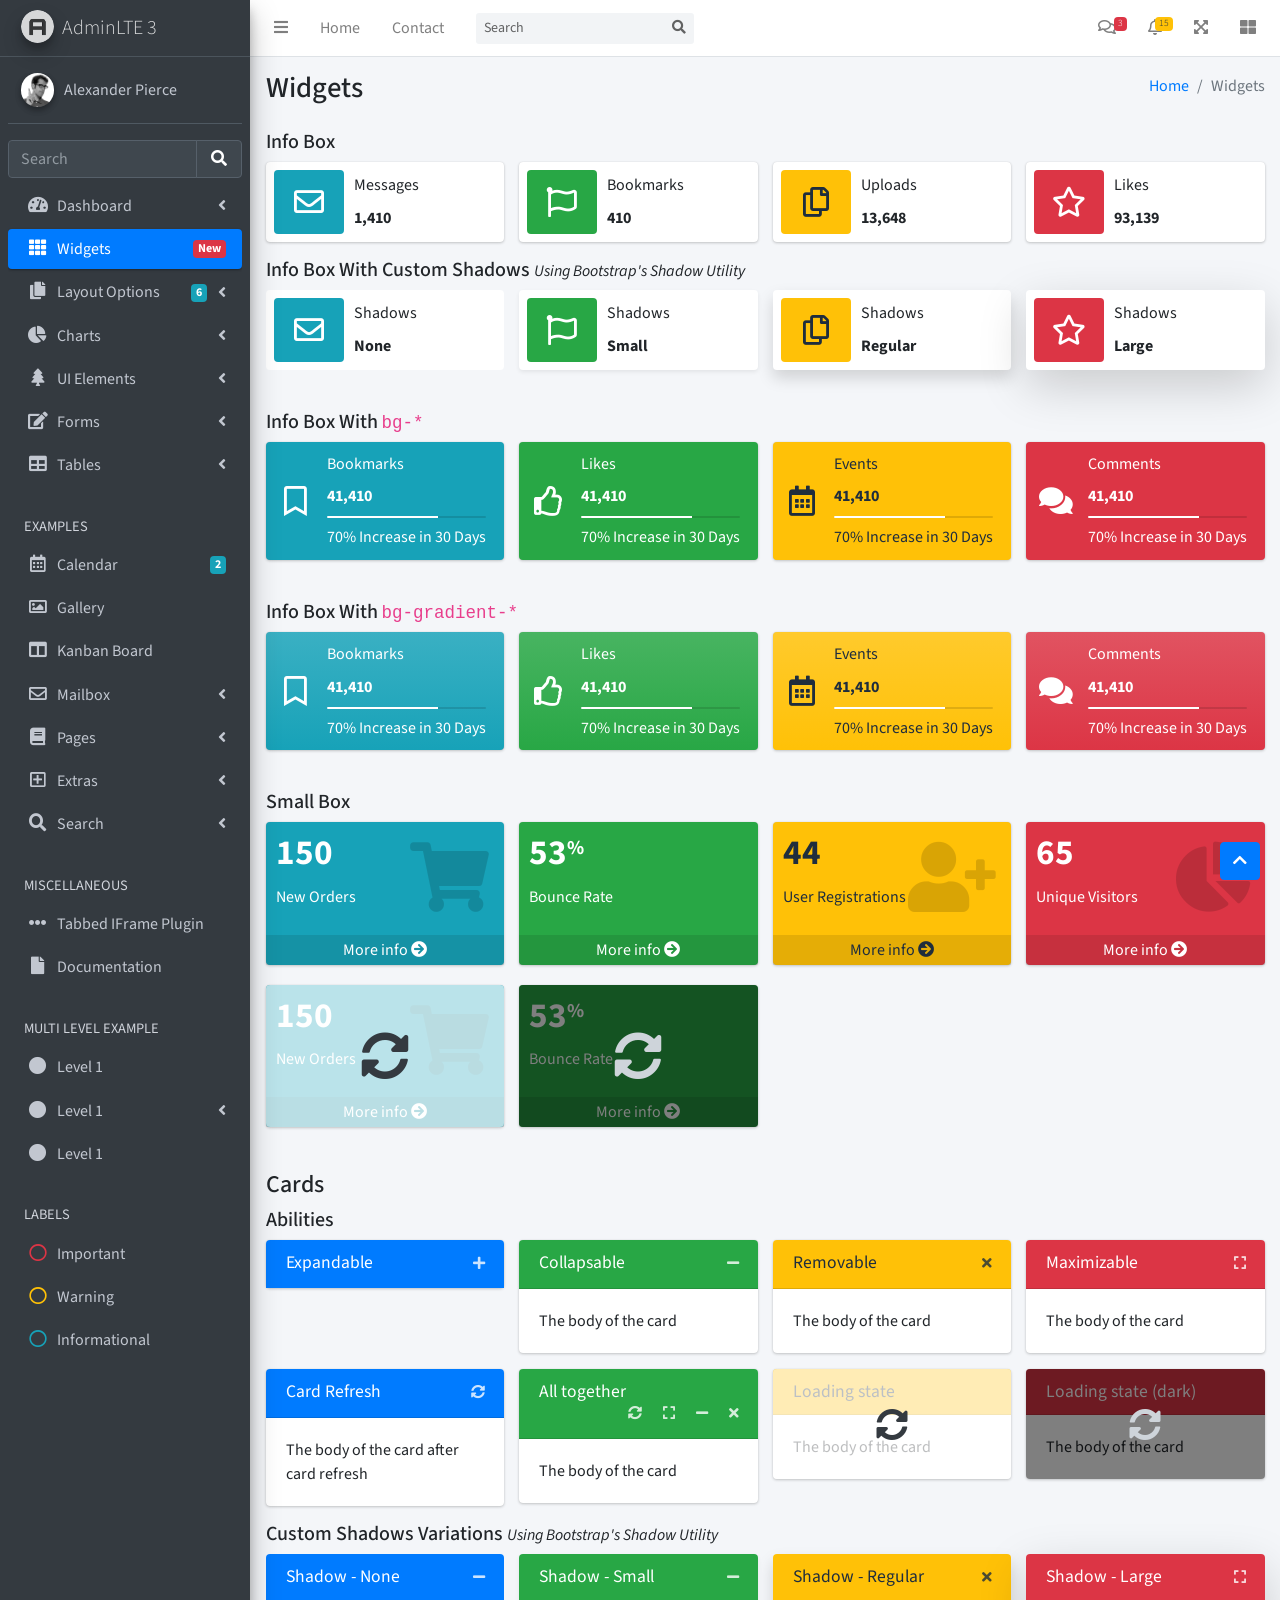
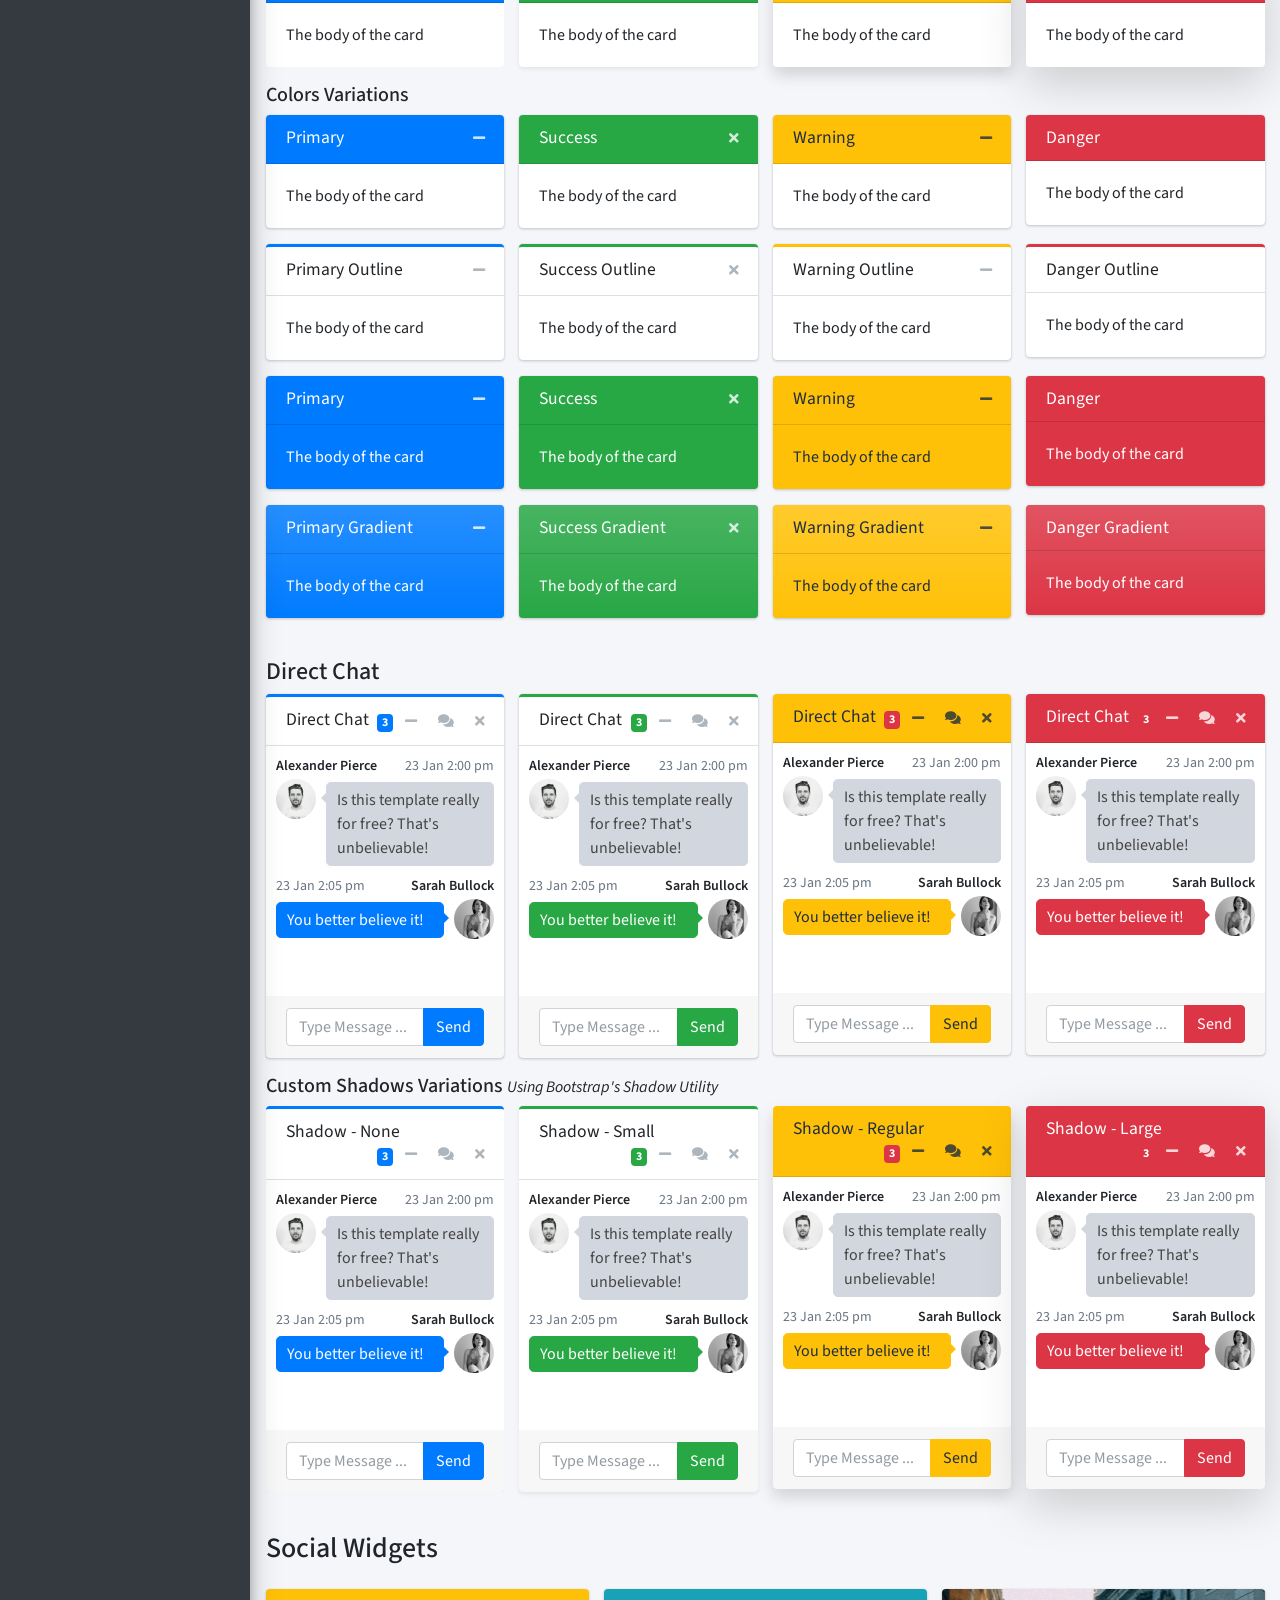
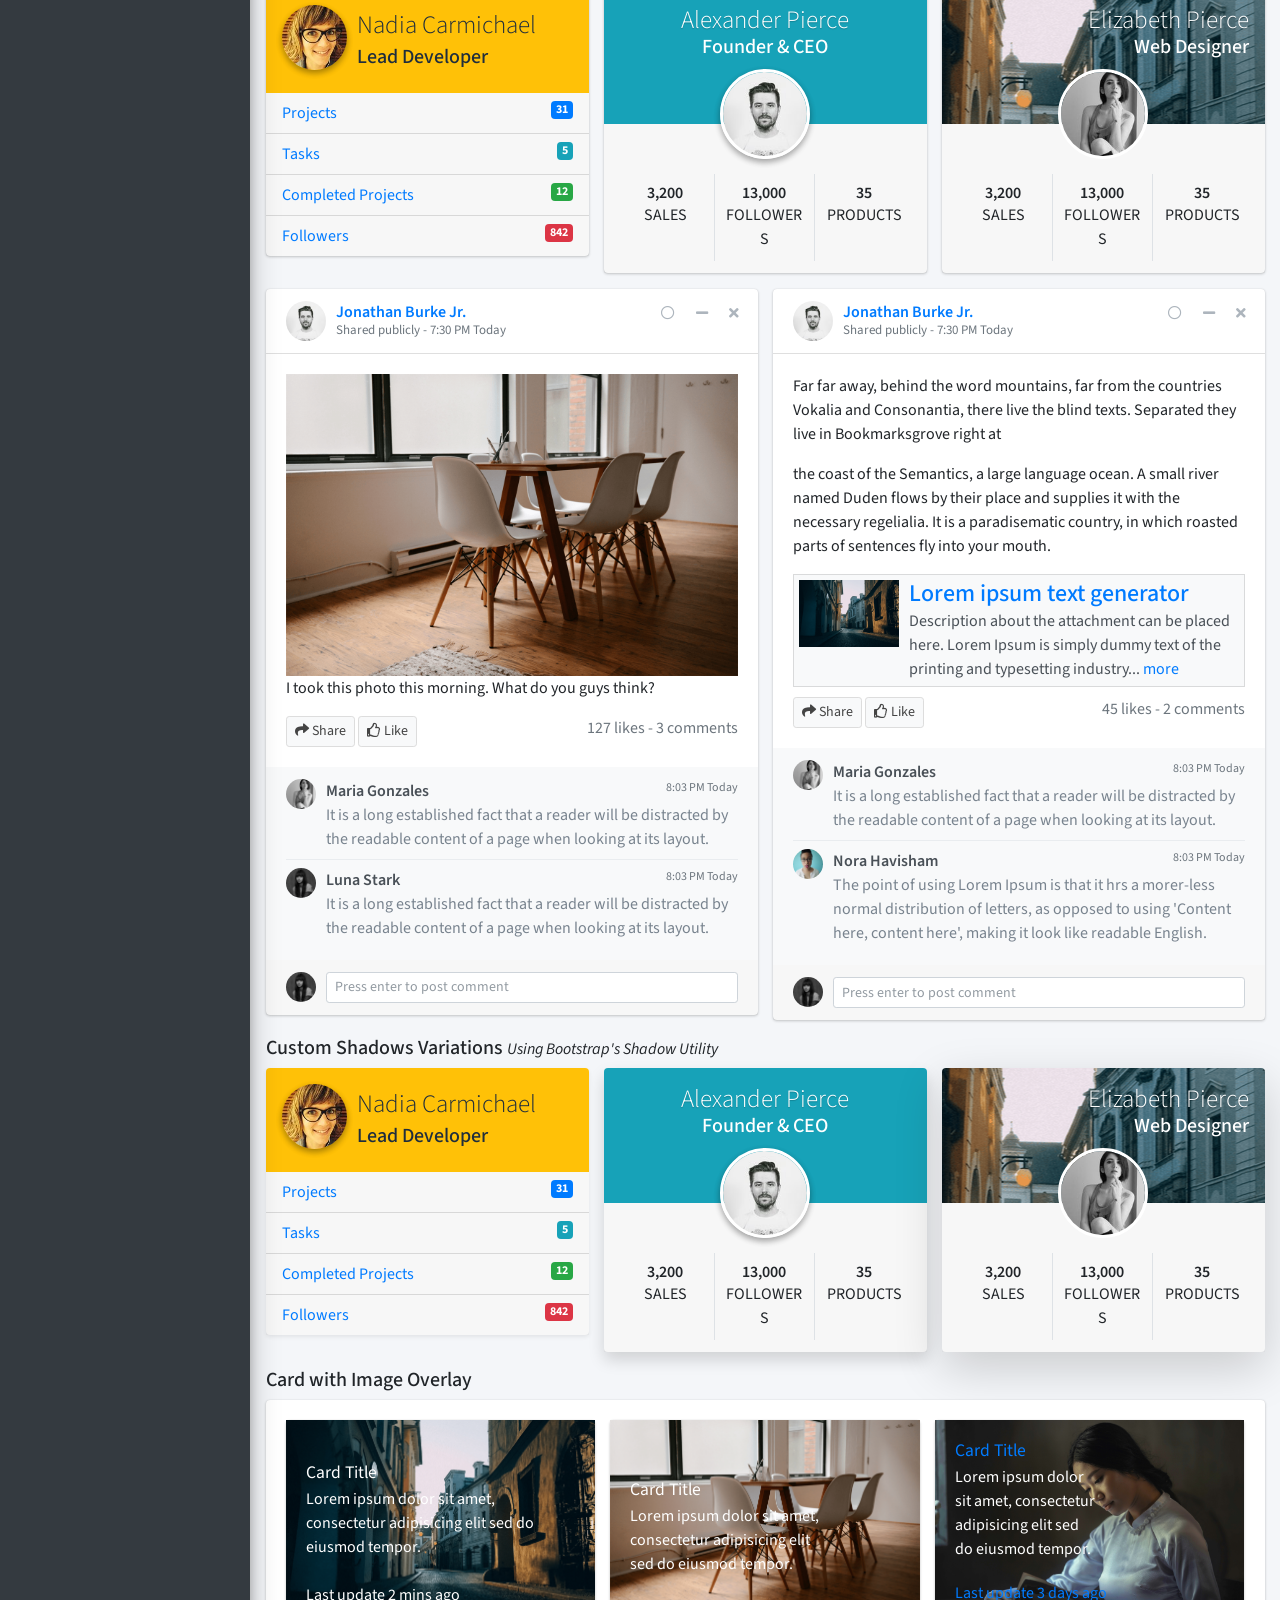
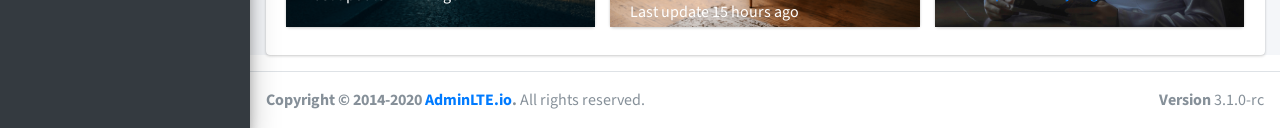
<file: WebApplication/WebApplication/wwwroot/pages/widgets.html>
<!DOCTYPE html>
<html lang="en">
<head>
  <meta charset="utf-8">
  <meta name="viewport" content="width=device-width, initial-scale=1">
  <title>AdminLTE 3 | Widgets</title>

  <!-- Google Font: Source Sans Pro -->
  <link rel="stylesheet" href="https://fonts.googleapis.com/css?family=Source+Sans+Pro:300,400,400i,700&display=fallback">
  <!-- Font Awesome -->
  <link rel="stylesheet" href="../plugins/fontawesome-free/css/all.min.css">
  <!-- Ionicons -->
  <link rel="stylesheet" href="https://code.ionicframework.com/ionicons/2.0.1/css/ionicons.min.css">
  <!-- Theme style -->
  <link rel="stylesheet" href="../dist/css/adminlte.min.css">
</head>
<body class="hold-transition sidebar-mini">
<div class="wrapper">
  <!-- Navbar -->
  <nav class="main-header navbar navbar-expand navbar-white navbar-light">
    <!-- Left navbar links -->
    <ul class="navbar-nav">
      <li class="nav-item">
        <a class="nav-link" data-widget="pushmenu" href="#" role="button"><i class="fas fa-bars"></i></a>
      </li>
      <li class="nav-item d-none d-sm-inline-block">
        <a href="../index3.html" class="nav-link">Home</a>
      </li>
      <li class="nav-item d-none d-sm-inline-block">
        <a href="#" class="nav-link">Contact</a>
      </li>
    </ul>

    <!-- SEARCH FORM -->
    <form class="form-inline ml-3">
      <div class="input-group input-group-sm">
        <input class="form-control form-control-navbar" type="search" placeholder="Search" aria-label="Search">
        <div class="input-group-append">
          <button class="btn btn-navbar" type="submit">
            <i class="fas fa-search"></i>
          </button>
        </div>
      </div>
    </form>

    <!-- Right navbar links -->
    <ul class="navbar-nav ml-auto">
      <!-- Messages Dropdown Menu -->
      <li class="nav-item dropdown">
        <a class="nav-link" data-toggle="dropdown" href="#">
          <i class="far fa-comments"></i>
          <span class="badge badge-danger navbar-badge">3</span>
        </a>
        <div class="dropdown-menu dropdown-menu-lg dropdown-menu-right">
          <a href="#" class="dropdown-item">
            <!-- Message Start -->
            <div class="media">
              <img src="../dist/img/user1-128x128.jpg" alt="User Avatar" class="img-size-50 mr-3 img-circle">
              <div class="media-body">
                <h3 class="dropdown-item-title">
                  Brad Diesel
                  <span class="float-right text-sm text-danger"><i class="fas fa-star"></i></span>
                </h3>
                <p class="text-sm">Call me whenever you can...</p>
                <p class="text-sm text-muted"><i class="far fa-clock mr-1"></i> 4 Hours Ago</p>
              </div>
            </div>
            <!-- Message End -->
          </a>
          <div class="dropdown-divider"></div>
          <a href="#" class="dropdown-item">
            <!-- Message Start -->
            <div class="media">
              <img src="../dist/img/user8-128x128.jpg" alt="User Avatar" class="img-size-50 img-circle mr-3">
              <div class="media-body">
                <h3 class="dropdown-item-title">
                  John Pierce
                  <span class="float-right text-sm text-muted"><i class="fas fa-star"></i></span>
                </h3>
                <p class="text-sm">I got your message bro</p>
                <p class="text-sm text-muted"><i class="far fa-clock mr-1"></i> 4 Hours Ago</p>
              </div>
            </div>
            <!-- Message End -->
          </a>
          <div class="dropdown-divider"></div>
          <a href="#" class="dropdown-item">
            <!-- Message Start -->
            <div class="media">
              <img src="../dist/img/user3-128x128.jpg" alt="User Avatar" class="img-size-50 img-circle mr-3">
              <div class="media-body">
                <h3 class="dropdown-item-title">
                  Nora Silvester
                  <span class="float-right text-sm text-warning"><i class="fas fa-star"></i></span>
                </h3>
                <p class="text-sm">The subject goes here</p>
                <p class="text-sm text-muted"><i class="far fa-clock mr-1"></i> 4 Hours Ago</p>
              </div>
            </div>
            <!-- Message End -->
          </a>
          <div class="dropdown-divider"></div>
          <a href="#" class="dropdown-item dropdown-footer">See All Messages</a>
        </div>
      </li>
      <!-- Notifications Dropdown Menu -->
      <li class="nav-item dropdown">
        <a class="nav-link" data-toggle="dropdown" href="#">
          <i class="far fa-bell"></i>
          <span class="badge badge-warning navbar-badge">15</span>
        </a>
        <div class="dropdown-menu dropdown-menu-lg dropdown-menu-right">
          <span class="dropdown-item dropdown-header">15 Notifications</span>
          <div class="dropdown-divider"></div>
          <a href="#" class="dropdown-item">
            <i class="fas fa-envelope mr-2"></i> 4 new messages
            <span class="float-right text-muted text-sm">3 mins</span>
          </a>
          <div class="dropdown-divider"></div>
          <a href="#" class="dropdown-item">
            <i class="fas fa-users mr-2"></i> 8 friend requests
            <span class="float-right text-muted text-sm">12 hours</span>
          </a>
          <div class="dropdown-divider"></div>
          <a href="#" class="dropdown-item">
            <i class="fas fa-file mr-2"></i> 3 new reports
            <span class="float-right text-muted text-sm">2 days</span>
          </a>
          <div class="dropdown-divider"></div>
          <a href="#" class="dropdown-item dropdown-footer">See All Notifications</a>
        </div>
      </li>
      <li class="nav-item">
        <a class="nav-link" data-widget="fullscreen" href="#" role="button">
          <i class="fas fa-expand-arrows-alt"></i>
        </a>
      </li>
      <li class="nav-item">
        <a class="nav-link" data-widget="control-sidebar" data-slide="true" href="#" role="button">
          <i class="fas fa-th-large"></i>
        </a>
      </li>
    </ul>
  </nav>
  <!-- /.navbar -->

  <!-- Main Sidebar Container -->
  <aside class="main-sidebar sidebar-dark-primary elevation-4">
    <!-- Brand Logo -->
    <a href="../index3.html" class="brand-link">
      <img src="../dist/img/AdminLTELogo.png" alt="AdminLTE Logo" class="brand-image img-circle elevation-3" style="opacity: .8">
      <span class="brand-text font-weight-light">AdminLTE 3</span>
    </a>

    <!-- Sidebar -->
    <div class="sidebar">
      <!-- Sidebar user panel (optional) -->
      <div class="user-panel mt-3 pb-3 mb-3 d-flex">
        <div class="image">
          <img src="../dist/img/user2-160x160.jpg" class="img-circle elevation-2" alt="User Image">
        </div>
        <div class="info">
          <a href="#" class="d-block">Alexander Pierce</a>
        </div>
      </div>

      <!-- SidebarSearch Form -->
      <div class="form-inline">
        <div class="input-group" data-widget="sidebar-search">
          <input class="form-control form-control-sidebar" type="search" placeholder="Search" aria-label="Search">
          <div class="input-group-append">
            <button class="btn btn-sidebar">
              <i class="fas fa-search fa-fw"></i>
            </button>
          </div>
        </div>
      </div>

      <!-- Sidebar Menu -->
      <nav class="mt-2">
        <ul class="nav nav-pills nav-sidebar flex-column" data-widget="treeview" role="menu" data-accordion="false">
          <!-- Add icons to the links using the .nav-icon class
               with font-awesome or any other icon font library -->
          <li class="nav-item">
            <a href="#" class="nav-link">
              <i class="nav-icon fas fa-tachometer-alt"></i>
              <p>
                Dashboard
                <i class="right fas fa-angle-left"></i>
              </p>
            </a>
            <ul class="nav nav-treeview">
              <li class="nav-item">
                <a href="../index.html" class="nav-link">
                  <i class="far fa-circle nav-icon"></i>
                  <p>Dashboard v1</p>
                </a>
              </li>
              <li class="nav-item">
                <a href="../index2.html" class="nav-link">
                  <i class="far fa-circle nav-icon"></i>
                  <p>Dashboard v2</p>
                </a>
              </li>
              <li class="nav-item">
                <a href="../index3.html" class="nav-link">
                  <i class="far fa-circle nav-icon"></i>
                  <p>Dashboard v3</p>
                </a>
              </li>
            </ul>
          </li>
          <li class="nav-item">
            <a href="widgets.html" class="nav-link active">
              <i class="nav-icon fas fa-th"></i>
              <p>
                Widgets
                <span class="right badge badge-danger">New</span>
              </p>
            </a>
          </li>
          <li class="nav-item">
            <a href="#" class="nav-link">
              <i class="nav-icon fas fa-copy"></i>
              <p>
                Layout Options
                <i class="fas fa-angle-left right"></i>
                <span class="badge badge-info right">6</span>
              </p>
            </a>
            <ul class="nav nav-treeview">
              <li class="nav-item">
                <a href="layout/top-nav.html" class="nav-link">
                  <i class="far fa-circle nav-icon"></i>
                  <p>Top Navigation</p>
                </a>
              </li>
              <li class="nav-item">
                <a href="layout/top-nav-sidebar.html" class="nav-link">
                  <i class="far fa-circle nav-icon"></i>
                  <p>Top Navigation + Sidebar</p>
                </a>
              </li>
              <li class="nav-item">
                <a href="layout/boxed.html" class="nav-link">
                  <i class="far fa-circle nav-icon"></i>
                  <p>Boxed</p>
                </a>
              </li>
              <li class="nav-item">
                <a href="layout/fixed-sidebar.html" class="nav-link">
                  <i class="far fa-circle nav-icon"></i>
                  <p>Fixed Sidebar</p>
                </a>
              </li>
              <li class="nav-item">
                <a href="layout/fixed-sidebar-custom.html" class="nav-link">
                  <i class="far fa-circle nav-icon"></i>
                  <p>Fixed Sidebar <small>+ Custom Area</small></p>
                </a>
              </li>
              <li class="nav-item">
                <a href="layout/fixed-topnav.html" class="nav-link">
                  <i class="far fa-circle nav-icon"></i>
                  <p>Fixed Navbar</p>
                </a>
              </li>
              <li class="nav-item">
                <a href="layout/fixed-footer.html" class="nav-link">
                  <i class="far fa-circle nav-icon"></i>
                  <p>Fixed Footer</p>
                </a>
              </li>
              <li class="nav-item">
                <a href="layout/collapsed-sidebar.html" class="nav-link">
                  <i class="far fa-circle nav-icon"></i>
                  <p>Collapsed Sidebar</p>
                </a>
              </li>
            </ul>
          </li>
          <li class="nav-item">
            <a href="#" class="nav-link">
              <i class="nav-icon fas fa-chart-pie"></i>
              <p>
                Charts
                <i class="right fas fa-angle-left"></i>
              </p>
            </a>
            <ul class="nav nav-treeview">
              <li class="nav-item">
                <a href="charts/chartjs.html" class="nav-link">
                  <i class="far fa-circle nav-icon"></i>
                  <p>ChartJS</p>
                </a>
              </li>
              <li class="nav-item">
                <a href="charts/flot.html" class="nav-link">
                  <i class="far fa-circle nav-icon"></i>
                  <p>Flot</p>
                </a>
              </li>
              <li class="nav-item">
                <a href="charts/inline.html" class="nav-link">
                  <i class="far fa-circle nav-icon"></i>
                  <p>Inline</p>
                </a>
              </li>
              <li class="nav-item">
                <a href="charts/uplot.html" class="nav-link">
                  <i class="far fa-circle nav-icon"></i>
                  <p>uPlot</p>
                </a>
              </li>
            </ul>
          </li>
          <li class="nav-item">
            <a href="#" class="nav-link">
              <i class="nav-icon fas fa-tree"></i>
              <p>
                UI Elements
                <i class="fas fa-angle-left right"></i>
              </p>
            </a>
            <ul class="nav nav-treeview">
              <li class="nav-item">
                <a href="UI/general.html" class="nav-link">
                  <i class="far fa-circle nav-icon"></i>
                  <p>General</p>
                </a>
              </li>
              <li class="nav-item">
                <a href="UI/icons.html" class="nav-link">
                  <i class="far fa-circle nav-icon"></i>
                  <p>Icons</p>
                </a>
              </li>
              <li class="nav-item">
                <a href="UI/buttons.html" class="nav-link">
                  <i class="far fa-circle nav-icon"></i>
                  <p>Buttons</p>
                </a>
              </li>
              <li class="nav-item">
                <a href="UI/sliders.html" class="nav-link">
                  <i class="far fa-circle nav-icon"></i>
                  <p>Sliders</p>
                </a>
              </li>
              <li class="nav-item">
                <a href="UI/modals.html" class="nav-link">
                  <i class="far fa-circle nav-icon"></i>
                  <p>Modals & Alerts</p>
                </a>
              </li>
              <li class="nav-item">
                <a href="UI/navbar.html" class="nav-link">
                  <i class="far fa-circle nav-icon"></i>
                  <p>Navbar & Tabs</p>
                </a>
              </li>
              <li class="nav-item">
                <a href="UI/timeline.html" class="nav-link">
                  <i class="far fa-circle nav-icon"></i>
                  <p>Timeline</p>
                </a>
              </li>
              <li class="nav-item">
                <a href="UI/ribbons.html" class="nav-link">
                  <i class="far fa-circle nav-icon"></i>
                  <p>Ribbons</p>
                </a>
              </li>
            </ul>
          </li>
          <li class="nav-item">
            <a href="#" class="nav-link">
              <i class="nav-icon fas fa-edit"></i>
              <p>
                Forms
                <i class="fas fa-angle-left right"></i>
              </p>
            </a>
            <ul class="nav nav-treeview">
              <li class="nav-item">
                <a href="forms/general.html" class="nav-link">
                  <i class="far fa-circle nav-icon"></i>
                  <p>General Elements</p>
                </a>
              </li>
              <li class="nav-item">
                <a href="forms/advanced.html" class="nav-link">
                  <i class="far fa-circle nav-icon"></i>
                  <p>Advanced Elements</p>
                </a>
              </li>
              <li class="nav-item">
                <a href="forms/editors.html" class="nav-link">
                  <i class="far fa-circle nav-icon"></i>
                  <p>Editors</p>
                </a>
              </li>
              <li class="nav-item">
                <a href="forms/validation.html" class="nav-link">
                  <i class="far fa-circle nav-icon"></i>
                  <p>Validation</p>
                </a>
              </li>
            </ul>
          </li>
          <li class="nav-item">
            <a href="#" class="nav-link">
              <i class="nav-icon fas fa-table"></i>
              <p>
                Tables
                <i class="fas fa-angle-left right"></i>
              </p>
            </a>
            <ul class="nav nav-treeview">
              <li class="nav-item">
                <a href="tables/simple.html" class="nav-link">
                  <i class="far fa-circle nav-icon"></i>
                  <p>Simple Tables</p>
                </a>
              </li>
              <li class="nav-item">
                <a href="tables/data.html" class="nav-link">
                  <i class="far fa-circle nav-icon"></i>
                  <p>DataTables</p>
                </a>
              </li>
              <li class="nav-item">
                <a href="tables/jsgrid.html" class="nav-link">
                  <i class="far fa-circle nav-icon"></i>
                  <p>jsGrid</p>
                </a>
              </li>
            </ul>
          </li>
          <li class="nav-header">EXAMPLES</li>
          <li class="nav-item">
            <a href="calendar.html" class="nav-link">
              <i class="nav-icon far fa-calendar-alt"></i>
              <p>
                Calendar
                <span class="badge badge-info right">2</span>
              </p>
            </a>
          </li>
          <li class="nav-item">
            <a href="gallery.html" class="nav-link">
              <i class="nav-icon far fa-image"></i>
              <p>
                Gallery
              </p>
            </a>
          </li>
          <li class="nav-item">
            <a href="kanban.html" class="nav-link">
              <i class="nav-icon fas fa-columns"></i>
              <p>
                Kanban Board
              </p>
            </a>
          </li>
          <li class="nav-item">
            <a href="#" class="nav-link">
              <i class="nav-icon far fa-envelope"></i>
              <p>
                Mailbox
                <i class="fas fa-angle-left right"></i>
              </p>
            </a>
            <ul class="nav nav-treeview">
              <li class="nav-item">
                <a href="mailbox/mailbox.html" class="nav-link">
                  <i class="far fa-circle nav-icon"></i>
                  <p>Inbox</p>
                </a>
              </li>
              <li class="nav-item">
                <a href="mailbox/compose.html" class="nav-link">
                  <i class="far fa-circle nav-icon"></i>
                  <p>Compose</p>
                </a>
              </li>
              <li class="nav-item">
                <a href="mailbox/read-mail.html" class="nav-link">
                  <i class="far fa-circle nav-icon"></i>
                  <p>Read</p>
                </a>
              </li>
            </ul>
          </li>
          <li class="nav-item">
            <a href="#" class="nav-link">
              <i class="nav-icon fas fa-book"></i>
              <p>
                Pages
                <i class="fas fa-angle-left right"></i>
              </p>
            </a>
            <ul class="nav nav-treeview">
              <li class="nav-item">
                <a href="examples/invoice.html" class="nav-link">
                  <i class="far fa-circle nav-icon"></i>
                  <p>Invoice</p>
                </a>
              </li>
              <li class="nav-item">
                <a href="examples/profile.html" class="nav-link">
                  <i class="far fa-circle nav-icon"></i>
                  <p>Profile</p>
                </a>
              </li>
              <li class="nav-item">
                <a href="examples/e-commerce.html" class="nav-link">
                  <i class="far fa-circle nav-icon"></i>
                  <p>E-commerce</p>
                </a>
              </li>
              <li class="nav-item">
                <a href="examples/projects.html" class="nav-link">
                  <i class="far fa-circle nav-icon"></i>
                  <p>Projects</p>
                </a>
              </li>
              <li class="nav-item">
                <a href="examples/project-add.html" class="nav-link">
                  <i class="far fa-circle nav-icon"></i>
                  <p>Project Add</p>
                </a>
              </li>
              <li class="nav-item">
                <a href="examples/project-edit.html" class="nav-link">
                  <i class="far fa-circle nav-icon"></i>
                  <p>Project Edit</p>
                </a>
              </li>
              <li class="nav-item">
                <a href="examples/project-detail.html" class="nav-link">
                  <i class="far fa-circle nav-icon"></i>
                  <p>Project Detail</p>
                </a>
              </li>
              <li class="nav-item">
                <a href="examples/contacts.html" class="nav-link">
                  <i class="far fa-circle nav-icon"></i>
                  <p>Contacts</p>
                </a>
              </li>
              <li class="nav-item">
                <a href="examples/faq.html" class="nav-link">
                  <i class="far fa-circle nav-icon"></i>
                  <p>FAQ</p>
                </a>
              </li>
              <li class="nav-item">
                <a href="examples/contact-us.html" class="nav-link">
                  <i class="far fa-circle nav-icon"></i>
                  <p>Contact us</p>
                </a>
              </li>
            </ul>
          </li>
          <li class="nav-item">
            <a href="#" class="nav-link">
              <i class="nav-icon far fa-plus-square"></i>
              <p>
                Extras
                <i class="fas fa-angle-left right"></i>
              </p>
            </a>
            <ul class="nav nav-treeview">
              <li class="nav-item">
                <a href="#" class="nav-link">
                  <i class="far fa-circle nav-icon"></i>
                  <p>
                    Login & Register v1
                    <i class="fas fa-angle-left right"></i>
                  </p>
                </a>
                <ul class="nav nav-treeview">
                  <li class="nav-item">
                    <a href="examples/login.html" class="nav-link">
                      <i class="far fa-circle nav-icon"></i>
                      <p>Login v1</p>
                    </a>
                  </li>
                  <li class="nav-item">
                    <a href="examples/register.html" class="nav-link">
                      <i class="far fa-circle nav-icon"></i>
                      <p>Register v1</p>
                    </a>
                  </li>
                  <li class="nav-item">
                    <a href="examples/forgot-password.html" class="nav-link">
                      <i class="far fa-circle nav-icon"></i>
                      <p>Forgot Password v1</p>
                    </a>
                  </li>
                  <li class="nav-item">
                    <a href="examples/recover-password.html" class="nav-link">
                      <i class="far fa-circle nav-icon"></i>
                      <p>Recover Password v1</p>
                    </a>
                  </li>
                </ul>
              </li>
              <li class="nav-item">
                <a href="#" class="nav-link">
                  <i class="far fa-circle nav-icon"></i>
                  <p>
                    Login & Register v2
                    <i class="fas fa-angle-left right"></i>
                  </p>
                </a>
                <ul class="nav nav-treeview">
                  <li class="nav-item">
                    <a href="examples/login-v2.html" class="nav-link">
                      <i class="far fa-circle nav-icon"></i>
                      <p>Login v2</p>
                    </a>
                  </li>
                  <li class="nav-item">
                    <a href="examples/register-v2.html" class="nav-link">
                      <i class="far fa-circle nav-icon"></i>
                      <p>Register v2</p>
                    </a>
                  </li>
                  <li class="nav-item">
                    <a href="examples/forgot-password-v2.html" class="nav-link">
                      <i class="far fa-circle nav-icon"></i>
                      <p>Forgot Password v2</p>
                    </a>
                  </li>
                  <li class="nav-item">
                    <a href="examples/recover-password-v2.html" class="nav-link">
                      <i class="far fa-circle nav-icon"></i>
                      <p>Recover Password v2</p>
                    </a>
                  </li>
                </ul>
              </li>
              <li class="nav-item">
                <a href="examples/lockscreen.html" class="nav-link">
                  <i class="far fa-circle nav-icon"></i>
                  <p>Lockscreen</p>
                </a>
              </li>
              <li class="nav-item">
                <a href="examples/legacy-user-menu.html" class="nav-link">
                  <i class="far fa-circle nav-icon"></i>
                  <p>Legacy User Menu</p>
                </a>
              </li>
              <li class="nav-item">
                <a href="examples/language-menu.html" class="nav-link">
                  <i class="far fa-circle nav-icon"></i>
                  <p>Language Menu</p>
                </a>
              </li>
              <li class="nav-item">
                <a href="examples/404.html" class="nav-link">
                  <i class="far fa-circle nav-icon"></i>
                  <p>Error 404</p>
                </a>
              </li>
              <li class="nav-item">
                <a href="examples/500.html" class="nav-link">
                  <i class="far fa-circle nav-icon"></i>
                  <p>Error 500</p>
                </a>
              </li>
              <li class="nav-item">
                <a href="examples/pace.html" class="nav-link">
                  <i class="far fa-circle nav-icon"></i>
                  <p>Pace</p>
                </a>
              </li>
              <li class="nav-item">
                <a href="examples/blank.html" class="nav-link">
                  <i class="far fa-circle nav-icon"></i>
                  <p>Blank Page</p>
                </a>
              </li>
              <li class="nav-item">
                <a href="../starter.html" class="nav-link">
                  <i class="far fa-circle nav-icon"></i>
                  <p>Starter Page</p>
                </a>
              </li>
            </ul>
          </li>
          <li class="nav-item">
            <a href="#" class="nav-link">
              <i class="nav-icon fas fa-search"></i>
              <p>
                Search
                <i class="fas fa-angle-left right"></i>
              </p>
            </a>
            <ul class="nav nav-treeview">
              <li class="nav-item">
                <a href="search/simple.html" class="nav-link">
                  <i class="far fa-circle nav-icon"></i>
                  <p>Simple Search</p>
                </a>
              </li>
              <li class="nav-item">
                <a href="search/enhanced.html" class="nav-link">
                  <i class="far fa-circle nav-icon"></i>
                  <p>Enhanced</p>
                </a>
              </li>
            </ul>
          </li>
          <li class="nav-header">MISCELLANEOUS</li>
          <li class="nav-item">
            <a href="../iframe.html" class="nav-link">
              <i class="nav-icon fas fa-ellipsis-h"></i>
              <p>Tabbed IFrame Plugin</p>
            </a>
          </li>
          <li class="nav-item">
            <a href="https://adminlte.io/docs/3.1/" class="nav-link">
              <i class="nav-icon fas fa-file"></i>
              <p>Documentation</p>
            </a>
          </li>
          <li class="nav-header">MULTI LEVEL EXAMPLE</li>
          <li class="nav-item">
            <a href="#" class="nav-link">
              <i class="fas fa-circle nav-icon"></i>
              <p>Level 1</p>
            </a>
          </li>
          <li class="nav-item">
            <a href="#" class="nav-link">
              <i class="nav-icon fas fa-circle"></i>
              <p>
                Level 1
                <i class="right fas fa-angle-left"></i>
              </p>
            </a>
            <ul class="nav nav-treeview">
              <li class="nav-item">
                <a href="#" class="nav-link">
                  <i class="far fa-circle nav-icon"></i>
                  <p>Level 2</p>
                </a>
              </li>
              <li class="nav-item">
                <a href="#" class="nav-link">
                  <i class="far fa-circle nav-icon"></i>
                  <p>
                    Level 2
                    <i class="right fas fa-angle-left"></i>
                  </p>
                </a>
                <ul class="nav nav-treeview">
                  <li class="nav-item">
                    <a href="#" class="nav-link">
                      <i class="far fa-dot-circle nav-icon"></i>
                      <p>Level 3</p>
                    </a>
                  </li>
                  <li class="nav-item">
                    <a href="#" class="nav-link">
                      <i class="far fa-dot-circle nav-icon"></i>
                      <p>Level 3</p>
                    </a>
                  </li>
                  <li class="nav-item">
                    <a href="#" class="nav-link">
                      <i class="far fa-dot-circle nav-icon"></i>
                      <p>Level 3</p>
                    </a>
                  </li>
                </ul>
              </li>
              <li class="nav-item">
                <a href="#" class="nav-link">
                  <i class="far fa-circle nav-icon"></i>
                  <p>Level 2</p>
                </a>
              </li>
            </ul>
          </li>
          <li class="nav-item">
            <a href="#" class="nav-link">
              <i class="fas fa-circle nav-icon"></i>
              <p>Level 1</p>
            </a>
          </li>
          <li class="nav-header">LABELS</li>
          <li class="nav-item">
            <a href="#" class="nav-link">
              <i class="nav-icon far fa-circle text-danger"></i>
              <p class="text">Important</p>
            </a>
          </li>
          <li class="nav-item">
            <a href="#" class="nav-link">
              <i class="nav-icon far fa-circle text-warning"></i>
              <p>Warning</p>
            </a>
          </li>
          <li class="nav-item">
            <a href="#" class="nav-link">
              <i class="nav-icon far fa-circle text-info"></i>
              <p>Informational</p>
            </a>
          </li>
        </ul>
      </nav>
      <!-- /.sidebar-menu -->
    </div>
    <!-- /.sidebar -->
  </aside>

  <!-- Content Wrapper. Contains page content -->
  <div class="content-wrapper">
    <!-- Content Header (Page header) -->
    <section class="content-header">
      <div class="container-fluid">
        <div class="row mb-2">
          <div class="col-sm-6">
            <h1>Widgets</h1>
          </div>
          <div class="col-sm-6">
            <ol class="breadcrumb float-sm-right">
              <li class="breadcrumb-item"><a href="#">Home</a></li>
              <li class="breadcrumb-item active">Widgets</li>
            </ol>
          </div>
        </div>
      </div><!-- /.container-fluid -->
    </section>

    <!-- Main content -->
    <section class="content">
      <div class="container-fluid">
        <h5 class="mb-2">Info Box</h5>
        <div class="row">
          <div class="col-md-3 col-sm-6 col-12">
            <div class="info-box">
              <span class="info-box-icon bg-info"><i class="far fa-envelope"></i></span>

              <div class="info-box-content">
                <span class="info-box-text">Messages</span>
                <span class="info-box-number">1,410</span>
              </div>
              <!-- /.info-box-content -->
            </div>
            <!-- /.info-box -->
          </div>
          <!-- /.col -->
          <div class="col-md-3 col-sm-6 col-12">
            <div class="info-box">
              <span class="info-box-icon bg-success"><i class="far fa-flag"></i></span>

              <div class="info-box-content">
                <span class="info-box-text">Bookmarks</span>
                <span class="info-box-number">410</span>
              </div>
              <!-- /.info-box-content -->
            </div>
            <!-- /.info-box -->
          </div>
          <!-- /.col -->
          <div class="col-md-3 col-sm-6 col-12">
            <div class="info-box">
              <span class="info-box-icon bg-warning"><i class="far fa-copy"></i></span>

              <div class="info-box-content">
                <span class="info-box-text">Uploads</span>
                <span class="info-box-number">13,648</span>
              </div>
              <!-- /.info-box-content -->
            </div>
            <!-- /.info-box -->
          </div>
          <!-- /.col -->
          <div class="col-md-3 col-sm-6 col-12">
            <div class="info-box">
              <span class="info-box-icon bg-danger"><i class="far fa-star"></i></span>

              <div class="info-box-content">
                <span class="info-box-text">Likes</span>
                <span class="info-box-number">93,139</span>
              </div>
              <!-- /.info-box-content -->
            </div>
            <!-- /.info-box -->
          </div>
          <!-- /.col -->
        </div>
        <!-- /.row -->

        <!-- =========================================================== -->
        <h5 class="mb-2">Info Box With Custom Shadows <small><i>Using Bootstrap's Shadow Utility</i></small></h5>
        <div class="row">
          <div class="col-md-3 col-sm-6 col-12">
            <div class="info-box shadow-none">
              <span class="info-box-icon bg-info"><i class="far fa-envelope"></i></span>

              <div class="info-box-content">
                <span class="info-box-text">Shadows</span>
                <span class="info-box-number">None</span>
              </div>
              <!-- /.info-box-content -->
            </div>
            <!-- /.info-box -->
          </div>
          <!-- /.col -->
          <div class="col-md-3 col-sm-6 col-12">
            <div class="info-box shadow-sm">
              <span class="info-box-icon bg-success"><i class="far fa-flag"></i></span>

              <div class="info-box-content">
                <span class="info-box-text">Shadows</span>
                <span class="info-box-number">Small</span>
              </div>
              <!-- /.info-box-content -->
            </div>
            <!-- /.info-box -->
          </div>
          <!-- /.col -->
          <div class="col-md-3 col-sm-6 col-12">
            <div class="info-box shadow">
              <span class="info-box-icon bg-warning"><i class="far fa-copy"></i></span>

              <div class="info-box-content">
                <span class="info-box-text">Shadows</span>
                <span class="info-box-number">Regular</span>
              </div>
              <!-- /.info-box-content -->
            </div>
            <!-- /.info-box -->
          </div>
          <!-- /.col -->
          <div class="col-md-3 col-sm-6 col-12">
            <div class="info-box shadow-lg">
              <span class="info-box-icon bg-danger"><i class="far fa-star"></i></span>

              <div class="info-box-content">
                <span class="info-box-text">Shadows</span>
                <span class="info-box-number">Large</span>
              </div>
              <!-- /.info-box-content -->
            </div>
            <!-- /.info-box -->
          </div>
          <!-- /.col -->
        </div>
        <!-- /.row -->

        <!-- =========================================================== -->
        <h5 class="mt-4 mb-2">Info Box With <code>bg-*</code></h5>
        <div class="row">
          <div class="col-md-3 col-sm-6 col-12">
            <div class="info-box bg-info">
              <span class="info-box-icon"><i class="far fa-bookmark"></i></span>

              <div class="info-box-content">
                <span class="info-box-text">Bookmarks</span>
                <span class="info-box-number">41,410</span>

                <div class="progress">
                  <div class="progress-bar" style="width: 70%"></div>
                </div>
                <span class="progress-description">
                  70% Increase in 30 Days
                </span>
              </div>
              <!-- /.info-box-content -->
            </div>
            <!-- /.info-box -->
          </div>
          <!-- /.col -->
          <div class="col-md-3 col-sm-6 col-12">
            <div class="info-box bg-success">
              <span class="info-box-icon"><i class="far fa-thumbs-up"></i></span>

              <div class="info-box-content">
                <span class="info-box-text">Likes</span>
                <span class="info-box-number">41,410</span>

                <div class="progress">
                  <div class="progress-bar" style="width: 70%"></div>
                </div>
                <span class="progress-description">
                  70% Increase in 30 Days
                </span>
              </div>
              <!-- /.info-box-content -->
            </div>
            <!-- /.info-box -->
          </div>
          <!-- /.col -->
          <div class="col-md-3 col-sm-6 col-12">
            <div class="info-box bg-warning">
              <span class="info-box-icon"><i class="far fa-calendar-alt"></i></span>

              <div class="info-box-content">
                <span class="info-box-text">Events</span>
                <span class="info-box-number">41,410</span>

                <div class="progress">
                  <div class="progress-bar" style="width: 70%"></div>
                </div>
                <span class="progress-description">
                  70% Increase in 30 Days
                </span>
              </div>
              <!-- /.info-box-content -->
            </div>
            <!-- /.info-box -->
          </div>
          <!-- /.col -->
          <div class="col-md-3 col-sm-6 col-12">
            <div class="info-box bg-danger">
              <span class="info-box-icon"><i class="fas fa-comments"></i></span>

              <div class="info-box-content">
                <span class="info-box-text">Comments</span>
                <span class="info-box-number">41,410</span>

                <div class="progress">
                  <div class="progress-bar" style="width: 70%"></div>
                </div>
                <span class="progress-description">
                  70% Increase in 30 Days
                </span>
              </div>
              <!-- /.info-box-content -->
            </div>
            <!-- /.info-box -->
          </div>
          <!-- /.col -->
        </div>
        <!-- /.row -->

        <!-- =========================================================== -->
        <h5 class="mt-4 mb-2">Info Box With <code>bg-gradient-*</code></h5>
        <div class="row">
          <div class="col-md-3 col-sm-6 col-12">
            <div class="info-box bg-gradient-info">
              <span class="info-box-icon"><i class="far fa-bookmark"></i></span>

              <div class="info-box-content">
                <span class="info-box-text">Bookmarks</span>
                <span class="info-box-number">41,410</span>

                <div class="progress">
                  <div class="progress-bar" style="width: 70%"></div>
                </div>
                <span class="progress-description">
                  70% Increase in 30 Days
                </span>
              </div>
              <!-- /.info-box-content -->
            </div>
            <!-- /.info-box -->
          </div>
          <!-- /.col -->
          <div class="col-md-3 col-sm-6 col-12">
            <div class="info-box bg-gradient-success">
              <span class="info-box-icon"><i class="far fa-thumbs-up"></i></span>

              <div class="info-box-content">
                <span class="info-box-text">Likes</span>
                <span class="info-box-number">41,410</span>

                <div class="progress">
                  <div class="progress-bar" style="width: 70%"></div>
                </div>
                <span class="progress-description">
                  70% Increase in 30 Days
                </span>
              </div>
              <!-- /.info-box-content -->
            </div>
            <!-- /.info-box -->
          </div>
          <!-- /.col -->
          <div class="col-md-3 col-sm-6 col-12">
            <div class="info-box bg-gradient-warning">
              <span class="info-box-icon"><i class="far fa-calendar-alt"></i></span>

              <div class="info-box-content">
                <span class="info-box-text">Events</span>
                <span class="info-box-number">41,410</span>

                <div class="progress">
                  <div class="progress-bar" style="width: 70%"></div>
                </div>
                <span class="progress-description">
                  70% Increase in 30 Days
                </span>
              </div>
              <!-- /.info-box-content -->
            </div>
            <!-- /.info-box -->
          </div>
          <!-- /.col -->
          <div class="col-md-3 col-sm-6 col-12">
            <div class="info-box bg-gradient-danger">
              <span class="info-box-icon"><i class="fas fa-comments"></i></span>

              <div class="info-box-content">
                <span class="info-box-text">Comments</span>
                <span class="info-box-number">41,410</span>

                <div class="progress">
                  <div class="progress-bar" style="width: 70%"></div>
                </div>
                <span class="progress-description">
                  70% Increase in 30 Days
                </span>
              </div>
              <!-- /.info-box-content -->
            </div>
            <!-- /.info-box -->
          </div>
          <!-- /.col -->
        </div>
        <!-- /.row -->

        <!-- =========================================================== -->

        <!-- Small Box (Stat card) -->
        <h5 class="mb-2 mt-4">Small Box</h5>
        <div class="row">
          <div class="col-lg-3 col-6">
            <!-- small card -->
            <div class="small-box bg-info">
              <div class="inner">
                <h3>150</h3>

                <p>New Orders</p>
              </div>
              <div class="icon">
                <i class="fas fa-shopping-cart"></i>
              </div>
              <a href="#" class="small-box-footer">
                More info <i class="fas fa-arrow-circle-right"></i>
              </a>
            </div>
          </div>
          <!-- ./col -->
          <div class="col-lg-3 col-6">
            <!-- small card -->
            <div class="small-box bg-success">
              <div class="inner">
                <h3>53<sup style="font-size: 20px">%</sup></h3>

                <p>Bounce Rate</p>
              </div>
              <div class="icon">
                <i class="ion ion-stats-bars"></i>
              </div>
              <a href="#" class="small-box-footer">
                More info <i class="fas fa-arrow-circle-right"></i>
              </a>
            </div>
          </div>
          <!-- ./col -->
          <div class="col-lg-3 col-6">
            <!-- small card -->
            <div class="small-box bg-warning">
              <div class="inner">
                <h3>44</h3>

                <p>User Registrations</p>
              </div>
              <div class="icon">
                <i class="fas fa-user-plus"></i>
              </div>
              <a href="#" class="small-box-footer">
                More info <i class="fas fa-arrow-circle-right"></i>
              </a>
            </div>
          </div>
          <!-- ./col -->
          <div class="col-lg-3 col-6">
            <!-- small card -->
            <div class="small-box bg-danger">
              <div class="inner">
                <h3>65</h3>

                <p>Unique Visitors</p>
              </div>
              <div class="icon">
                <i class="fas fa-chart-pie"></i>
              </div>
              <a href="#" class="small-box-footer">
                More info <i class="fas fa-arrow-circle-right"></i>
              </a>
            </div>
          </div>
          <!-- ./col -->
        </div>
        <!-- /.row -->

        <!-- Small Box (Stat card) -->
        <div class="row">
          <div class="col-lg-3 col-6">
            <!-- small card -->
            <div class="small-box bg-info">
              <!-- Loading (remove the following to stop the loading)-->
              <div class="overlay">
                <i class="fas fa-3x fa-sync-alt"></i>
              </div>
              <!-- end loading -->
              <div class="inner">
                <h3>150</h3>

                <p>New Orders</p>
              </div>
              <div class="icon">
                <i class="fas fa-shopping-cart"></i>
              </div>
              <a href="#" class="small-box-footer">
                More info <i class="fas fa-arrow-circle-right"></i>
              </a>
            </div>
          </div>
          <!-- ./col -->
          <div class="col-lg-3 col-6">
            <!-- small card -->
            <div class="small-box bg-success">
              <!-- Loading (remove the following to stop the loading)-->
              <div class="overlay dark">
                <i class="fas fa-3x fa-sync-alt"></i>
              </div>
              <!-- end loading -->
              <div class="inner">
                <h3>53<sup style="font-size: 20px">%</sup></h3>

                <p>Bounce Rate</p>
              </div>
              <div class="icon">
                <i class="ion ion-stats-bars"></i>
              </div>
              <a href="#" class="small-box-footer">
                More info <i class="fas fa-arrow-circle-right"></i>
              </a>
            </div>
          </div>
          <!-- ./col -->
        </div>
        <!-- /.row -->

        <!-- =========================================================== -->
        <h4 class="mb-2 mt-4">Cards</h4>
        <h5 class="mb-2">Abilities</h5>
        <div class="row">
          <div class="col-md-3">
            <div class="card card-primary collapsed-card">
              <div class="card-header">
                <h3 class="card-title">Expandable</h3>

                <div class="card-tools">
                  <button type="button" class="btn btn-tool" data-card-widget="collapse"><i class="fas fa-plus"></i>
                  </button>
                </div>
                <!-- /.card-tools -->
              </div>
              <!-- /.card-header -->
              <div class="card-body">
                The body of the card
              </div>
              <!-- /.card-body -->
            </div>
            <!-- /.card -->
          </div>
          <!-- /.col -->
          <div class="col-md-3">
            <div class="card card-success">
              <div class="card-header">
                <h3 class="card-title">Collapsable</h3>

                <div class="card-tools">
                  <button type="button" class="btn btn-tool" data-card-widget="collapse"><i class="fas fa-minus"></i>
                  </button>
                </div>
                <!-- /.card-tools -->
              </div>
              <!-- /.card-header -->
              <div class="card-body">
                The body of the card
              </div>
              <!-- /.card-body -->
            </div>
            <!-- /.card -->
          </div>
          <!-- /.col -->
          <div class="col-md-3">
            <div class="card card-warning">
              <div class="card-header">
                <h3 class="card-title">Removable</h3>

                <div class="card-tools">
                  <button type="button" class="btn btn-tool" data-card-widget="remove"><i class="fas fa-times"></i>
                  </button>
                </div>
                <!-- /.card-tools -->
              </div>
              <!-- /.card-header -->
              <div class="card-body">
                The body of the card
              </div>
              <!-- /.card-body -->
            </div>
            <!-- /.card -->
          </div>
          <!-- /.col -->
          <div class="col-md-3">
            <div class="card card-danger">
              <div class="card-header">
                <h3 class="card-title">Maximizable</h3>

                <div class="card-tools">
                  <button type="button" class="btn btn-tool" data-card-widget="maximize"><i class="fas fa-expand"></i>
                  </button>
                </div>
                <!-- /.card-tools -->
              </div>
              <!-- /.card-header -->
              <div class="card-body">
                The body of the card
              </div>
              <!-- /.card-body -->
            </div>
            <!-- /.card -->
          </div>
          <!-- /.col -->
        </div>
        <!-- /.row -->

        <div class="row">
          <div class="col-md-3">
            <div class="card card-primary">
              <div class="card-header">
                <h3 class="card-title">Card Refresh</h3>

                <div class="card-tools">
                  <button type="button" class="btn btn-tool" data-card-widget="card-refresh" data-source="widgets.html" data-source-selector="#card-refresh-content">
                    <i class="fas fa-sync-alt"></i>
                  </button>
                </div>
                <!-- /.card-tools -->
              </div>
              <!-- /.card-header -->
              <div class="card-body">
                The body of the card
              </div>
              <!-- /.card-body -->
            </div>
            <!-- /.card -->
            <div class="d-none" id="card-refresh-content">
                The body of the card after card refresh
            </div>
          </div>
          <!-- /.col -->
          <div class="col-md-3">
            <div class="card card-success">
              <div class="card-header">
                <h3 class="card-title">All together</h3>

                <div class="card-tools">
                  <button type="button" class="btn btn-tool" data-card-widget="card-refresh" data-source="widgets.html" data-source-selector="#card-refresh-content" data-load-on-init="false">
                    <i class="fas fa-sync-alt"></i>
                  </button>
                  <button type="button" class="btn btn-tool" data-card-widget="maximize">
                    <i class="fas fa-expand"></i>
                  </button>
                  <button type="button" class="btn btn-tool" data-card-widget="collapse">
                    <i class="fas fa-minus"></i>
                  </button>
                  <button type="button" class="btn btn-tool" data-card-widget="remove">
                    <i class="fas fa-times"></i>
                  </button>
                </div>
                <!-- /.card-tools -->
              </div>
              <!-- /.card-header -->
              <div class="card-body">
                The body of the card
              </div>
              <!-- /.card-body -->
            </div>
            <!-- /.card -->
          </div>
          <!-- /.col -->
          <div class="col-md-3">
            <div class="card card-warning">
              <div class="card-header">
                <h3 class="card-title">Loading state</h3>
              </div>
              <div class="card-body">
                The body of the card
              </div>
              <!-- /.card-body -->
              <!-- Loading (remove the following to stop the loading)-->
              <div class="overlay">
                <i class="fas fa-2x fa-sync-alt"></i>
              </div>
              <!-- end loading -->
            </div>
            <!-- /.card -->
          </div>
          <!-- /.col -->
          <div class="col-md-3">
            <div class="card card-danger">
              <div class="card-header">
                <h3 class="card-title">Loading state (dark)</h3>
              </div>
              <div class="card-body">
                The body of the card
              </div>
              <!-- /.card-body -->
              <!-- Loading (remove the following to stop the loading)-->
              <div class="overlay dark">
                <i class="fas fa-2x fa-sync-alt"></i>
              </div>
              <!-- end loading -->
            </div>
            <!-- /.card -->
          </div>
          <!-- /.col -->
        </div>
        <!-- /.row -->

        <!-- =========================================================== -->
        <h5 class="mb-2">Custom Shadows Variations <small><i>Using Bootstrap's Shadow Utility</i></small></h5>
        <div class="row">
          <div class="col-md-3">
            <div class="card card-primary shadow-none">
              <div class="card-header">
                <h3 class="card-title">Shadow - None</h3>

                <div class="card-tools">
                  <button type="button" class="btn btn-tool" data-card-widget="collapse">
                    <i class="fas fa-minus"></i>
                  </button>
                </div>
                <!-- /.card-tools -->
              </div>
              <!-- /.card-header -->
              <div class="card-body">
                The body of the card
              </div>
              <!-- /.card-body -->
            </div>
            <!-- /.card -->
          </div>
          <!-- /.col -->
          <div class="col-md-3">
            <div class="card card-success shadow-sm">
              <div class="card-header">
                <h3 class="card-title">Shadow - Small</h3>

                <div class="card-tools">
                  <button type="button" class="btn btn-tool" data-card-widget="collapse">
                    <i class="fas fa-minus"></i>
                  </button>
                </div>
                <!-- /.card-tools -->
              </div>
              <!-- /.card-header -->
              <div class="card-body">
                The body of the card
              </div>
              <!-- /.card-body -->
            </div>
            <!-- /.card -->
          </div>
          <!-- /.col -->
          <div class="col-md-3">
            <div class="card card-warning shadow">
              <div class="card-header">
                <h3 class="card-title">Shadow - Regular</h3>

                <div class="card-tools">
                  <button type="button" class="btn btn-tool" data-card-widget="remove"><i class="fas fa-times"></i>
                  </button>
                </div>
                <!-- /.card-tools -->
              </div>
              <!-- /.card-header -->
              <div class="card-body">
                The body of the card
              </div>
              <!-- /.card-body -->
            </div>
            <!-- /.card -->
          </div>
          <!-- /.col -->
          <div class="col-md-3">
            <div class="card card-danger shadow-lg">
              <div class="card-header">
                <h3 class="card-title">Shadow - Large</h3>

                <div class="card-tools">
                  <button type="button" class="btn btn-tool" data-card-widget="maximize"><i class="fas fa-expand"></i>
                  </button>
                </div>
                <!-- /.card-tools -->
              </div>
              <!-- /.card-header -->
              <div class="card-body">
                The body of the card
              </div>
              <!-- /.card-body -->
            </div>
            <!-- /.card -->
          </div>
          <!-- /.col -->
        </div>
        <!-- /.row -->

        <!-- =========================================================== -->

        <h5 class="mb-2">Colors Variations</h5>

        <div class="row">
          <div class="col-md-3">
            <div class="card card-primary">
              <div class="card-header">
                <h3 class="card-title">Primary</h3>

                <div class="card-tools">
                  <button type="button" class="btn btn-tool" data-card-widget="collapse">
                    <i class="fas fa-minus"></i>
                  </button>
                </div>
                <!-- /.card-tools -->
              </div>
              <!-- /.card-header -->
              <div class="card-body">
                The body of the card
              </div>
              <!-- /.card-body -->
            </div>
            <!-- /.card -->
          </div>
          <!-- /.col -->
          <div class="col-md-3">
            <div class="card card-success">
              <div class="card-header">
                <h3 class="card-title">Success</h3>

                <div class="card-tools">
                  <button type="button" class="btn btn-tool" data-card-widget="remove"><i class="fas fa-times"></i>
                  </button>
                </div>
                <!-- /.card-tools -->
              </div>
              <!-- /.card-header -->
              <div class="card-body">
                The body of the card
              </div>
              <!-- /.card-body -->
            </div>
            <!-- /.card -->
          </div>
          <!-- /.col -->
          <div class="col-md-3">
            <div class="card card-warning">
              <div class="card-header">
                <h3 class="card-title">Warning</h3>

                <div class="card-tools">
                  <button type="button" class="btn btn-tool" data-card-widget="collapse">
                    <i class="fas fa-minus"></i>
                  </button>
                </div>
                <!-- /.card-tools -->
              </div>
              <!-- /.card-header -->
              <div class="card-body">
                The body of the card
              </div>
              <!-- /.card-body -->
            </div>
            <!-- /.card -->
          </div>
          <!-- /.col -->
          <div class="col-md-3">
            <div class="card card-danger">
              <div class="card-header">
                <h3 class="card-title">Danger</h3>
              </div>
              <div class="card-body">
                The body of the card
              </div>
              <!-- /.card-body -->
            </div>
            <!-- /.card -->
          </div>
          <!-- /.col -->
        </div>
        <!-- /.row -->

        <div class="row">
          <div class="col-md-3">
            <div class="card card-outline card-primary">
              <div class="card-header">
                <h3 class="card-title">Primary Outline</h3>

                <div class="card-tools">
                  <button type="button" class="btn btn-tool" data-card-widget="collapse">
                    <i class="fas fa-minus"></i>
                  </button>
                </div>
                <!-- /.card-tools -->
              </div>
              <!-- /.card-header -->
              <div class="card-body">
                The body of the card
              </div>
              <!-- /.card-body -->
            </div>
            <!-- /.card -->
          </div>
          <!-- /.col -->
          <div class="col-md-3">
            <div class="card card-outline card-success">
              <div class="card-header">
                <h3 class="card-title">Success Outline</h3>

                <div class="card-tools">
                  <button type="button" class="btn btn-tool" data-card-widget="remove"><i class="fas fa-times"></i>
                  </button>
                </div>
                <!-- /.card-tools -->
              </div>
              <!-- /.card-header -->
              <div class="card-body">
                The body of the card
              </div>
              <!-- /.card-body -->
            </div>
            <!-- /.card -->
          </div>
          <!-- /.col -->
          <div class="col-md-3">
            <div class="card card-outline card-warning">
              <div class="card-header">
                <h3 class="card-title">Warning Outline</h3>

                <div class="card-tools">
                  <button type="button" class="btn btn-tool" data-card-widget="collapse">
                    <i class="fas fa-minus"></i>
                  </button>
                </div>
                <!-- /.card-tools -->
              </div>
              <!-- /.card-header -->
              <div class="card-body">
                The body of the card
              </div>
              <!-- /.card-body -->
            </div>
            <!-- /.card -->
          </div>
          <!-- /.col -->
          <div class="col-md-3">
            <div class="card card-outline card-danger">
              <div class="card-header">
                <h3 class="card-title">Danger Outline</h3>
              </div>
              <div class="card-body">
                The body of the card
              </div>
              <!-- /.card-body -->
            </div>
            <!-- /.card -->
          </div>
          <!-- /.col -->
        </div>
        <!-- /.row -->

        <div class="row">
          <div class="col-md-3">
            <div class="card bg-primary">
              <div class="card-header">
                <h3 class="card-title">Primary</h3>

                <div class="card-tools">
                  <button type="button" class="btn btn-tool" data-card-widget="collapse">
                    <i class="fas fa-minus"></i>
                  </button>
                </div>
                <!-- /.card-tools -->
              </div>
              <!-- /.card-header -->
              <div class="card-body">
                The body of the card
              </div>
              <!-- /.card-body -->
            </div>
            <!-- /.card -->
          </div>
          <!-- /.col -->
          <div class="col-md-3">
            <div class="card bg-success">
              <div class="card-header">
                <h3 class="card-title">Success</h3>

                <div class="card-tools">
                  <button type="button" class="btn btn-tool" data-card-widget="remove"><i class="fas fa-times"></i>
                  </button>
                </div>
                <!-- /.card-tools -->
              </div>
              <!-- /.card-header -->
              <div class="card-body">
                The body of the card
              </div>
              <!-- /.card-body -->
            </div>
            <!-- /.card -->
          </div>
          <!-- /.col -->
          <div class="col-md-3">
            <div class="card bg-warning">
              <div class="card-header">
                <h3 class="card-title">Warning</h3>

                <div class="card-tools">
                  <button type="button" class="btn btn-tool" data-card-widget="collapse">
                    <i class="fas fa-minus"></i>
                  </button>
                </div>
                <!-- /.card-tools -->
              </div>
              <!-- /.card-header -->
              <div class="card-body">
                The body of the card
              </div>
              <!-- /.card-body -->
            </div>
            <!-- /.card -->
          </div>
          <!-- /.col -->
          <div class="col-md-3">
            <div class="card bg-danger">
              <div class="card-header">
                <h3 class="card-title">Danger</h3>
              </div>
              <div class="card-body">
                The body of the card
              </div>
              <!-- /.card-body -->
            </div>
            <!-- /.card -->
          </div>
          <!-- /.col -->
        </div>
        <!-- /.row -->

        <div class="row">
          <div class="col-md-3">
            <div class="card bg-gradient-primary">
              <div class="card-header">
                <h3 class="card-title">Primary Gradient</h3>

                <div class="card-tools">
                  <button type="button" class="btn btn-tool" data-card-widget="collapse">
                    <i class="fas fa-minus"></i>
                  </button>
                </div>
                <!-- /.card-tools -->
              </div>
              <!-- /.card-header -->
              <div class="card-body">
                The body of the card
              </div>
              <!-- /.card-body -->
            </div>
            <!-- /.card -->
          </div>
          <!-- /.col -->
          <div class="col-md-3">
            <div class="card bg-gradient-success">
              <div class="card-header">
                <h3 class="card-title">Success Gradient</h3>

                <div class="card-tools">
                  <button type="button" class="btn btn-tool" data-card-widget="remove"><i class="fas fa-times"></i>
                  </button>
                </div>
                <!-- /.card-tools -->
              </div>
              <!-- /.card-header -->
              <div class="card-body">
                The body of the card
              </div>
              <!-- /.card-body -->
            </div>
            <!-- /.card -->
          </div>
          <!-- /.col -->
          <div class="col-md-3">
            <div class="card bg-gradient-warning">
              <div class="card-header">
                <h3 class="card-title">Warning Gradient</h3>

                <div class="card-tools">
                  <button type="button" class="btn btn-tool" data-card-widget="collapse">
                    <i class="fas fa-minus"></i>
                  </button>
                </div>
                <!-- /.card-tools -->
              </div>
              <!-- /.card-header -->
              <div class="card-body">
                The body of the card
              </div>
              <!-- /.card-body -->
            </div>
            <!-- /.card -->
          </div>
          <!-- /.col -->
          <div class="col-md-3">
            <div class="card bg-gradient-danger">
              <div class="card-header">
                <h3 class="card-title">Danger Gradient</h3>
              </div>
              <div class="card-body">
                The body of the card
              </div>
              <!-- /.card-body -->
            </div>
            <!-- /.card -->
          </div>
          <!-- /.col -->
        </div>
        <!-- /.row -->

        <!-- =========================================================== -->

        <!-- Direct Chat -->
        <h4 class="mt-4 mb-2">Direct Chat</h4>
        <div class="row">
          <div class="col-md-3">
            <!-- DIRECT CHAT PRIMARY -->
            <div class="card card-primary card-outline direct-chat direct-chat-primary">
              <div class="card-header">
                <h3 class="card-title">Direct Chat</h3>

                <div class="card-tools">
                  <span title="3 New Messages" class="badge bg-primary">3</span>
                  <button type="button" class="btn btn-tool" data-card-widget="collapse">
                      <i class="fas fa-minus"></i>
                  </button>
                  <button type="button" class="btn btn-tool" title="Contacts" data-widget="chat-pane-toggle">
                    <i class="fas fa-comments"></i>
                  </button>
                  <button type="button" class="btn btn-tool" data-card-widget="remove">
                    <i class="fas fa-times"></i>
                  </button>
                </div>
              </div>
              <!-- /.card-header -->
              <div class="card-body">
                <!-- Conversations are loaded here -->
                <div class="direct-chat-messages">
                  <!-- Message. Default to the left -->
                  <div class="direct-chat-msg">
                    <div class="direct-chat-infos clearfix">
                      <span class="direct-chat-name float-left">Alexander Pierce</span>
                      <span class="direct-chat-timestamp float-right">23 Jan 2:00 pm</span>
                    </div>
                    <!-- /.direct-chat-infos -->
                    <img class="direct-chat-img" src="../dist/img/user1-128x128.jpg" alt="Message User Image">
                    <!-- /.direct-chat-img -->
                    <div class="direct-chat-text">
                      Is this template really for free? That's unbelievable!
                    </div>
                    <!-- /.direct-chat-text -->
                  </div>
                  <!-- /.direct-chat-msg -->

                  <!-- Message to the right -->
                  <div class="direct-chat-msg right">
                    <div class="direct-chat-infos clearfix">
                      <span class="direct-chat-name float-right">Sarah Bullock</span>
                      <span class="direct-chat-timestamp float-left">23 Jan 2:05 pm</span>
                    </div>
                    <!-- /.direct-chat-infos -->
                    <img class="direct-chat-img" src="../dist/img/user3-128x128.jpg" alt="Message User Image">
                    <!-- /.direct-chat-img -->
                    <div class="direct-chat-text">
                      You better believe it!
                    </div>
                    <!-- /.direct-chat-text -->
                  </div>
                  <!-- /.direct-chat-msg -->
                </div>
                <!--/.direct-chat-messages-->

                <!-- Contacts are loaded here -->
                <div class="direct-chat-contacts">
                  <ul class="contacts-list">
                    <li>
                      <a href="#">
                        <img class="contacts-list-img" src="../dist/img/user1-128x128.jpg" alt="User Avatar">

                        <div class="contacts-list-info">
                          <span class="contacts-list-name">
                            Count Dracula
                            <small class="contacts-list-date float-right">2/28/2015</small>
                          </span>
                          <span class="contacts-list-msg">How have you been? I was...</span>
                        </div>
                        <!-- /.contacts-list-info -->
                      </a>
                    </li>
                    <!-- End Contact Item -->
                  </ul>
                  <!-- /.contatcts-list -->
                </div>
                <!-- /.direct-chat-pane -->
              </div>
              <!-- /.card-body -->
              <div class="card-footer">
                <form action="#" method="post">
                  <div class="input-group">
                    <input type="text" name="message" placeholder="Type Message ..." class="form-control">
                    <span class="input-group-append">
                      <button type="submit" class="btn btn-primary">Send</button>
                    </span>
                  </div>
                </form>
              </div>
              <!-- /.card-footer-->
            </div>
            <!--/.direct-chat -->
          </div>
          <!-- /.col -->

          <div class="col-md-3">
            <!-- DIRECT CHAT SUCCESS -->
            <div class="card card-success card-outline direct-chat direct-chat-success">
              <div class="card-header">
                <h3 class="card-title">Direct Chat</h3>

                <div class="card-tools">
                  <span title="3 New Messages" class="badge bg-success">3</span>
                  <button type="button" class="btn btn-tool" data-card-widget="collapse">
                    <i class="fas fa-minus"></i>
                  </button>
                  <button type="button" class="btn btn-tool" title="Contacts" data-widget="chat-pane-toggle">
                    <i class="fas fa-comments"></i>
                  </button>
                  <button type="button" class="btn btn-tool" data-card-widget="remove">
                    <i class="fas fa-times"></i>
                  </button>
                </div>
              </div>
              <!-- /.card-header -->
              <div class="card-body">
                <!-- Conversations are loaded here -->
                <div class="direct-chat-messages">
                  <!-- Message. Default to the left -->
                  <div class="direct-chat-msg">
                    <div class="direct-chat-infos clearfix">
                      <span class="direct-chat-name float-left">Alexander Pierce</span>
                      <span class="direct-chat-timestamp float-right">23 Jan 2:00 pm</span>
                    </div>
                    <!-- /.direct-chat-infos -->
                    <img class="direct-chat-img" src="../dist/img/user1-128x128.jpg" alt="Message User Image">
                    <!-- /.direct-chat-img -->
                    <div class="direct-chat-text">
                      Is this template really for free? That's unbelievable!
                    </div>
                    <!-- /.direct-chat-text -->
                  </div>
                  <!-- /.direct-chat-msg -->

                  <!-- Message to the right -->
                  <div class="direct-chat-msg right">
                    <div class="direct-chat-infos clearfix">
                      <span class="direct-chat-name float-right">Sarah Bullock</span>
                      <span class="direct-chat-timestamp float-left">23 Jan 2:05 pm</span>
                    </div>
                    <!-- /.direct-chat-infos -->
                    <img class="direct-chat-img" src="../dist/img/user3-128x128.jpg" alt="Message User Image">
                    <!-- /.direct-chat-img -->
                    <div class="direct-chat-text">
                      You better believe it!
                    </div>
                    <!-- /.direct-chat-text -->
                  </div>
                  <!-- /.direct-chat-msg -->
                </div>
                <!--/.direct-chat-messages-->

                <!-- Contacts are loaded here -->
                <div class="direct-chat-contacts">
                  <ul class="contacts-list">
                    <li>
                      <a href="#">
                        <img class="contacts-list-img" src="../dist/img/user1-128x128.jpg" alt="User Avatar">

                        <div class="contacts-list-info">
                          <span class="contacts-list-name">
                            Count Dracula
                            <small class="contacts-list-date float-right">2/28/2015</small>
                          </span>
                          <span class="contacts-list-msg">How have you been? I was...</span>
                        </div>
                        <!-- /.contacts-list-info -->
                      </a>
                    </li>
                    <!-- End Contact Item -->
                  </ul>
                  <!-- /.contatcts-list -->
                </div>
                <!-- /.direct-chat-pane -->
              </div>
              <!-- /.card-body -->
              <div class="card-footer">
                <form action="#" method="post">
                  <div class="input-group">
                    <input type="text" name="message" placeholder="Type Message ..." class="form-control">
                    <span class="input-group-append">
                      <button type="submit" class="btn btn-success">Send</button>
                    </span>
                  </div>
                </form>
              </div>
              <!-- /.card-footer-->
            </div>
            <!--/.direct-chat -->
          </div>
          <!-- /.col -->

          <div class="col-md-3">
            <!-- DIRECT CHAT WARNING -->
            <div class="card card-warning direct-chat direct-chat-warning">
              <div class="card-header">
                <h3 class="card-title">Direct Chat</h3>

                <div class="card-tools">
                  <span title="3 New Messages" class="badge bg-danger">3</span>
                  <button type="button" class="btn btn-tool" data-card-widget="collapse">
                    <i class="fas fa-minus"></i>
                  </button>
                  <button type="button" class="btn btn-tool" title="Contacts" data-widget="chat-pane-toggle">
                    <i class="fas fa-comments"></i>
                  </button>
                  <button type="button" class="btn btn-tool" data-card-widget="remove">
                    <i class="fas fa-times"></i>
                  </button>
                </div>
              </div>
              <!-- /.card-header -->
              <div class="card-body">
                <!-- Conversations are loaded here -->
                <div class="direct-chat-messages">
                  <!-- Message. Default to the left -->
                  <div class="direct-chat-msg">
                    <div class="direct-chat-infos clearfix">
                      <span class="direct-chat-name float-left">Alexander Pierce</span>
                      <span class="direct-chat-timestamp float-right">23 Jan 2:00 pm</span>
                    </div>
                    <!-- /.direct-chat-infos -->
                    <img class="direct-chat-img" src="../dist/img/user1-128x128.jpg" alt="Message User Image">
                    <!-- /.direct-chat-img -->
                    <div class="direct-chat-text">
                      Is this template really for free? That's unbelievable!
                    </div>
                    <!-- /.direct-chat-text -->
                  </div>
                  <!-- /.direct-chat-msg -->

                  <!-- Message to the right -->
                  <div class="direct-chat-msg right">
                    <div class="direct-chat-infos clearfix">
                      <span class="direct-chat-name float-right">Sarah Bullock</span>
                      <span class="direct-chat-timestamp float-left">23 Jan 2:05 pm</span>
                    </div>
                    <!-- /.direct-chat-infos -->
                    <img class="direct-chat-img" src="../dist/img/user3-128x128.jpg" alt="Message User Image">
                    <!-- /.direct-chat-img -->
                    <div class="direct-chat-text">
                      You better believe it!
                    </div>
                    <!-- /.direct-chat-text -->
                  </div>
                  <!-- /.direct-chat-msg -->
                </div>
                <!--/.direct-chat-messages-->

                <!-- Contacts are loaded here -->
                <div class="direct-chat-contacts">
                  <ul class="contacts-list">
                    <li>
                      <a href="#">
                        <img class="contacts-list-img" src="../dist/img/user1-128x128.jpg" alt="User Avatar">

                        <div class="contacts-list-info">
                          <span class="contacts-list-name">
                            Count Dracula
                            <small class="contacts-list-date float-right">2/28/2015</small>
                          </span>
                          <span class="contacts-list-msg">How have you been? I was...</span>
                        </div>
                        <!-- /.contacts-list-info -->
                      </a>
                    </li>
                    <!-- End Contact Item -->
                  </ul>
                  <!-- /.contatcts-list -->
                </div>
                <!-- /.direct-chat-pane -->
              </div>
              <!-- /.card-body -->
              <div class="card-footer">
                <form action="#" method="post">
                  <div class="input-group">
                    <input type="text" name="message" placeholder="Type Message ..." class="form-control">
                    <span class="input-group-append">
                      <button type="submit" class="btn btn-warning">Send</button>
                    </span>
                  </div>
                </form>
              </div>
              <!-- /.card-footer-->
            </div>
            <!--/.direct-chat -->
          </div>
          <!-- /.col -->

          <div class="col-md-3">
            <!-- DIRECT CHAT DANGER -->
            <div class="card card-danger direct-chat direct-chat-danger">
              <div class="card-header">
                <h3 class="card-title">Direct Chat</h3>

                <div class="card-tools">
                  <span title="3 New Messages" class="badge">3</span>
                  <button type="button" class="btn btn-tool" data-card-widget="collapse">
                    <i class="fas fa-minus"></i>
                  </button>
                  <button type="button" class="btn btn-tool" title="Contacts" data-widget="chat-pane-toggle">
                    <i class="fas fa-comments"></i>
                  </button>
                  <button type="button" class="btn btn-tool" data-card-widget="remove">
                    <i class="fas fa-times"></i>
                  </button>
                </div>
              </div>
              <!-- /.card-header -->
              <div class="card-body">
                <!-- Conversations are loaded here -->
                <div class="direct-chat-messages">
                  <!-- Message. Default to the left -->
                  <div class="direct-chat-msg">
                    <div class="direct-chat-infos clearfix">
                      <span class="direct-chat-name float-left">Alexander Pierce</span>
                      <span class="direct-chat-timestamp float-right">23 Jan 2:00 pm</span>
                    </div>
                    <!-- /.direct-chat-infos -->
                    <img class="direct-chat-img" src="../dist/img/user1-128x128.jpg" alt="Message User Image">
                    <!-- /.direct-chat-img -->
                    <div class="direct-chat-text">
                      Is this template really for free? That's unbelievable!
                    </div>
                    <!-- /.direct-chat-text -->
                  </div>
                  <!-- /.direct-chat-msg -->

                  <!-- Message to the right -->
                  <div class="direct-chat-msg right">
                    <div class="direct-chat-infos clearfix">
                      <span class="direct-chat-name float-right">Sarah Bullock</span>
                      <span class="direct-chat-timestamp float-left">23 Jan 2:05 pm</span>
                    </div>
                    <!-- /.direct-chat-infos -->
                    <img class="direct-chat-img" src="../dist/img/user3-128x128.jpg" alt="Message User Image">
                    <!-- /.direct-chat-img -->
                    <div class="direct-chat-text">
                      You better believe it!
                    </div>
                    <!-- /.direct-chat-text -->
                  </div>
                  <!-- /.direct-chat-msg -->
                </div>
                <!--/.direct-chat-messages-->

                <!-- Contacts are loaded here -->
                <div class="direct-chat-contacts">
                  <ul class="contacts-list">
                    <li>
                      <a href="#">
                        <img class="contacts-list-img" src="../dist/img/user1-128x128.jpg" alt="User Avatar">

                        <div class="contacts-list-info">
                          <span class="contacts-list-name">
                            Count Dracula
                            <small class="contacts-list-date float-right">2/28/2015</small>
                          </span>
                          <span class="contacts-list-msg">How have you been? I was...</span>
                        </div>
                        <!-- /.contacts-list-info -->
                      </a>
                    </li>
                    <!-- End Contact Item -->
                  </ul>
                  <!-- /.contatcts-list -->
                </div>
                <!-- /.direct-chat-pane -->
              </div>
              <!-- /.card-body -->
              <div class="card-footer">
                <form action="#" method="post">
                  <div class="input-group">
                    <input type="text" name="message" placeholder="Type Message ..." class="form-control">
                    <span class="input-group-append">
                      <button type="submit" class="btn btn-danger">Send</button>
                    </span>
                  </div>
                </form>
              </div>
              <!-- /.card-footer-->
            </div>
            <!--/.direct-chat -->
          </div>
          <!-- /.col -->
        </div>
        <!-- /.row -->

        <!-- =========================================================== -->
        <h5 class="mb-2">Custom Shadows Variations <small><i>Using Bootstrap's Shadow Utility</i></small></h5>
        <div class="row">
          <div class="col-md-3">
            <!-- DIRECT CHAT PRIMARY -->
            <div class="card card-primary card-outline direct-chat direct-chat-primary shadow-none">
              <div class="card-header">
                <h3 class="card-title">Shadow - None</h3>

                <div class="card-tools">
                  <span title="3 New Messages" class="badge bg-primary">3</span>
                  <button type="button" class="btn btn-tool" data-card-widget="collapse">
                    <i class="fas fa-minus"></i>
                  </button>
                  <button type="button" class="btn btn-tool" title="Contacts" data-widget="chat-pane-toggle">
                    <i class="fas fa-comments"></i>
                  </button>
                  <button type="button" class="btn btn-tool" data-card-widget="remove">
                    <i class="fas fa-times"></i>
                  </button>
                </div>
              </div>
              <!-- /.card-header -->
              <div class="card-body">
                <!-- Conversations are loaded here -->
                <div class="direct-chat-messages">
                  <!-- Message. Default to the left -->
                  <div class="direct-chat-msg">
                    <div class="direct-chat-infos clearfix">
                      <span class="direct-chat-name float-left">Alexander Pierce</span>
                      <span class="direct-chat-timestamp float-right">23 Jan 2:00 pm</span>
                    </div>
                    <!-- /.direct-chat-infos -->
                    <img class="direct-chat-img" src="../dist/img/user1-128x128.jpg" alt="Message User Image">
                    <!-- /.direct-chat-img -->
                    <div class="direct-chat-text">
                      Is this template really for free? That's unbelievable!
                    </div>
                    <!-- /.direct-chat-text -->
                  </div>
                  <!-- /.direct-chat-msg -->

                  <!-- Message to the right -->
                  <div class="direct-chat-msg right">
                    <div class="direct-chat-infos clearfix">
                      <span class="direct-chat-name float-right">Sarah Bullock</span>
                      <span class="direct-chat-timestamp float-left">23 Jan 2:05 pm</span>
                    </div>
                    <!-- /.direct-chat-infos -->
                    <img class="direct-chat-img" src="../dist/img/user3-128x128.jpg" alt="Message User Image">
                    <!-- /.direct-chat-img -->
                    <div class="direct-chat-text">
                      You better believe it!
                    </div>
                    <!-- /.direct-chat-text -->
                  </div>
                  <!-- /.direct-chat-msg -->
                </div>
                <!--/.direct-chat-messages-->

                <!-- Contacts are loaded here -->
                <div class="direct-chat-contacts">
                  <ul class="contacts-list">
                    <li>
                      <a href="#">
                        <img class="contacts-list-img" src="../dist/img/user1-128x128.jpg" alt="User Avatar">

                        <div class="contacts-list-info">
                          <span class="contacts-list-name">
                            Count Dracula
                            <small class="contacts-list-date float-right">2/28/2015</small>
                          </span>
                          <span class="contacts-list-msg">How have you been? I was...</span>
                        </div>
                        <!-- /.contacts-list-info -->
                      </a>
                    </li>
                    <!-- End Contact Item -->
                  </ul>
                  <!-- /.contatcts-list -->
                </div>
                <!-- /.direct-chat-pane -->
              </div>
              <!-- /.card-body -->
              <div class="card-footer">
                <form action="#" method="post">
                  <div class="input-group">
                    <input type="text" name="message" placeholder="Type Message ..." class="form-control">
                    <span class="input-group-append">
                      <button type="submit" class="btn btn-primary">Send</button>
                    </span>
                  </div>
                </form>
              </div>
              <!-- /.card-footer-->
            </div>
            <!--/.direct-chat -->
          </div>
          <!-- /.col -->

          <div class="col-md-3">
            <!-- DIRECT CHAT SUCCESS -->
            <div class="card card-success card-outline direct-chat direct-chat-success shadow-sm">
              <div class="card-header">
                <h3 class="card-title">Shadow - Small</h3>

                <div class="card-tools">
                  <span title="3 New Messages" class="badge bg-success">3</span>
                  <button type="button" class="btn btn-tool" data-card-widget="collapse">
                    <i class="fas fa-minus"></i>
                  </button>
                  <button type="button" class="btn btn-tool" title="Contacts" data-widget="chat-pane-toggle">
                    <i class="fas fa-comments"></i>
                  </button>
                  <button type="button" class="btn btn-tool" data-card-widget="remove">
                    <i class="fas fa-times"></i>
                  </button>
                </div>
              </div>
              <!-- /.card-header -->
              <div class="card-body">
                <!-- Conversations are loaded here -->
                <div class="direct-chat-messages">
                  <!-- Message. Default to the left -->
                  <div class="direct-chat-msg">
                    <div class="direct-chat-infos clearfix">
                      <span class="direct-chat-name float-left">Alexander Pierce</span>
                      <span class="direct-chat-timestamp float-right">23 Jan 2:00 pm</span>
                    </div>
                    <!-- /.direct-chat-infos -->
                    <img class="direct-chat-img" src="../dist/img/user1-128x128.jpg" alt="Message User Image">
                    <!-- /.direct-chat-img -->
                    <div class="direct-chat-text">
                      Is this template really for free? That's unbelievable!
                    </div>
                    <!-- /.direct-chat-text -->
                  </div>
                  <!-- /.direct-chat-msg -->

                  <!-- Message to the right -->
                  <div class="direct-chat-msg right">
                    <div class="direct-chat-infos clearfix">
                      <span class="direct-chat-name float-right">Sarah Bullock</span>
                      <span class="direct-chat-timestamp float-left">23 Jan 2:05 pm</span>
                    </div>
                    <!-- /.direct-chat-infos -->
                    <img class="direct-chat-img" src="../dist/img/user3-128x128.jpg" alt="Message User Image">
                    <!-- /.direct-chat-img -->
                    <div class="direct-chat-text">
                      You better believe it!
                    </div>
                    <!-- /.direct-chat-text -->
                  </div>
                  <!-- /.direct-chat-msg -->
                </div>
                <!--/.direct-chat-messages-->

                <!-- Contacts are loaded here -->
                <div class="direct-chat-contacts">
                  <ul class="contacts-list">
                    <li>
                      <a href="#">
                        <img class="contacts-list-img" src="../dist/img/user1-128x128.jpg" alt="User Avatar">

                        <div class="contacts-list-info">
                          <span class="contacts-list-name">
                            Count Dracula
                            <small class="contacts-list-date float-right">2/28/2015</small>
                          </span>
                          <span class="contacts-list-msg">How have you been? I was...</span>
                        </div>
                        <!-- /.contacts-list-info -->
                      </a>
                    </li>
                    <!-- End Contact Item -->
                  </ul>
                  <!-- /.contatcts-list -->
                </div>
                <!-- /.direct-chat-pane -->
              </div>
              <!-- /.card-body -->
              <div class="card-footer">
                <form action="#" method="post">
                  <div class="input-group">
                    <input type="text" name="message" placeholder="Type Message ..." class="form-control">
                    <span class="input-group-append">
                      <button type="submit" class="btn btn-success">Send</button>
                    </span>
                  </div>
                </form>
              </div>
              <!-- /.card-footer-->
            </div>
            <!--/.direct-chat -->
          </div>
          <!-- /.col -->

          <div class="col-md-3">
            <!-- DIRECT CHAT WARNING -->
            <div class="card card-warning direct-chat direct-chat-warning shadow">
              <div class="card-header">
                <h3 class="card-title">Shadow - Regular</h3>

                <div class="card-tools">
                  <span title="3 New Messages" class="badge bg-danger">3</span>
                  <button type="button" class="btn btn-tool" data-card-widget="collapse">
                    <i class="fas fa-minus"></i>
                  </button>
                  <button type="button" class="btn btn-tool" title="Contacts" data-widget="chat-pane-toggle">
                    <i class="fas fa-comments"></i>
                  </button>
                  <button type="button" class="btn btn-tool" data-card-widget="remove">
                    <i class="fas fa-times"></i>
                  </button>
                </div>
              </div>
              <!-- /.card-header -->
              <div class="card-body">
                <!-- Conversations are loaded here -->
                <div class="direct-chat-messages">
                  <!-- Message. Default to the left -->
                  <div class="direct-chat-msg">
                    <div class="direct-chat-infos clearfix">
                      <span class="direct-chat-name float-left">Alexander Pierce</span>
                      <span class="direct-chat-timestamp float-right">23 Jan 2:00 pm</span>
                    </div>
                    <!-- /.direct-chat-infos -->
                    <img class="direct-chat-img" src="../dist/img/user1-128x128.jpg" alt="Message User Image">
                    <!-- /.direct-chat-img -->
                    <div class="direct-chat-text">
                      Is this template really for free? That's unbelievable!
                    </div>
                    <!-- /.direct-chat-text -->
                  </div>
                  <!-- /.direct-chat-msg -->

                  <!-- Message to the right -->
                  <div class="direct-chat-msg right">
                    <div class="direct-chat-infos clearfix">
                      <span class="direct-chat-name float-right">Sarah Bullock</span>
                      <span class="direct-chat-timestamp float-left">23 Jan 2:05 pm</span>
                    </div>
                    <!-- /.direct-chat-infos -->
                    <img class="direct-chat-img" src="../dist/img/user3-128x128.jpg" alt="Message User Image">
                    <!-- /.direct-chat-img -->
                    <div class="direct-chat-text">
                      You better believe it!
                    </div>
                    <!-- /.direct-chat-text -->
                  </div>
                  <!-- /.direct-chat-msg -->
                </div>
                <!--/.direct-chat-messages-->

                <!-- Contacts are loaded here -->
                <div class="direct-chat-contacts">
                  <ul class="contacts-list">
                    <li>
                      <a href="#">
                        <img class="contacts-list-img" src="../dist/img/user1-128x128.jpg" alt="User Avatar">

                        <div class="contacts-list-info">
                          <span class="contacts-list-name">
                            Count Dracula
                            <small class="contacts-list-date float-right">2/28/2015</small>
                          </span>
                          <span class="contacts-list-msg">How have you been? I was...</span>
                        </div>
                        <!-- /.contacts-list-info -->
                      </a>
                    </li>
                    <!-- End Contact Item -->
                  </ul>
                  <!-- /.contatcts-list -->
                </div>
                <!-- /.direct-chat-pane -->
              </div>
              <!-- /.card-body -->
              <div class="card-footer">
                <form action="#" method="post">
                  <div class="input-group">
                    <input type="text" name="message" placeholder="Type Message ..." class="form-control">
                    <span class="input-group-append">
                      <button type="submit" class="btn btn-warning">Send</button>
                    </span>
                  </div>
                </form>
              </div>
              <!-- /.card-footer-->
            </div>
            <!--/.direct-chat -->
          </div>
          <!-- /.col -->

          <div class="col-md-3">
            <!-- DIRECT CHAT DANGER -->
            <div class="card card-danger direct-chat direct-chat-danger shadow-lg">
              <div class="card-header">
                <h3 class="card-title">Shadow - Large</h3>

                <div class="card-tools">
                  <span title="3 New Messages" class="badge">3</span>
                  <button type="button" class="btn btn-tool" data-card-widget="collapse">
                    <i class="fas fa-minus"></i>
                  </button>
                  <button type="button" class="btn btn-tool" title="Contacts" data-widget="chat-pane-toggle">
                    <i class="fas fa-comments"></i>
                  </button>
                  <button type="button" class="btn btn-tool" data-card-widget="remove">
                    <i class="fas fa-times"></i>
                  </button>
                </div>
              </div>
              <!-- /.card-header -->
              <div class="card-body">
                <!-- Conversations are loaded here -->
                <div class="direct-chat-messages">
                  <!-- Message. Default to the left -->
                  <div class="direct-chat-msg">
                    <div class="direct-chat-infos clearfix">
                      <span class="direct-chat-name float-left">Alexander Pierce</span>
                      <span class="direct-chat-timestamp float-right">23 Jan 2:00 pm</span>
                    </div>
                    <!-- /.direct-chat-infos -->
                    <img class="direct-chat-img" src="../dist/img/user1-128x128.jpg" alt="Message User Image">
                    <!-- /.direct-chat-img -->
                    <div class="direct-chat-text">
                      Is this template really for free? That's unbelievable!
                    </div>
                    <!-- /.direct-chat-text -->
                  </div>
                  <!-- /.direct-chat-msg -->

                  <!-- Message to the right -->
                  <div class="direct-chat-msg right">
                    <div class="direct-chat-infos clearfix">
                      <span class="direct-chat-name float-right">Sarah Bullock</span>
                      <span class="direct-chat-timestamp float-left">23 Jan 2:05 pm</span>
                    </div>
                    <!-- /.direct-chat-infos -->
                    <img class="direct-chat-img" src="../dist/img/user3-128x128.jpg" alt="Message User Image">
                    <!-- /.direct-chat-img -->
                    <div class="direct-chat-text">
                      You better believe it!
                    </div>
                    <!-- /.direct-chat-text -->
                  </div>
                  <!-- /.direct-chat-msg -->
                </div>
                <!--/.direct-chat-messages-->

                <!-- Contacts are loaded here -->
                <div class="direct-chat-contacts">
                  <ul class="contacts-list">
                    <li>
                      <a href="#">
                        <img class="contacts-list-img" src="../dist/img/user1-128x128.jpg" alt="User Avatar">

                        <div class="contacts-list-info">
                          <span class="contacts-list-name">
                            Count Dracula
                            <small class="contacts-list-date float-right">2/28/2015</small>
                          </span>
                          <span class="contacts-list-msg">How have you been? I was...</span>
                        </div>
                        <!-- /.contacts-list-info -->
                      </a>
                    </li>
                    <!-- End Contact Item -->
                  </ul>
                  <!-- /.contatcts-list -->
                </div>
                <!-- /.direct-chat-pane -->
              </div>
              <!-- /.card-body -->
              <div class="card-footer">
                <form action="#" method="post">
                  <div class="input-group">
                    <input type="text" name="message" placeholder="Type Message ..." class="form-control">
                    <span class="input-group-append">
                      <button type="submit" class="btn btn-danger">Send</button>
                    </span>
                  </div>
                </form>
              </div>
              <!-- /.card-footer-->
            </div>
            <!--/.direct-chat -->
          </div>
          <!-- /.col -->
        </div>
        <!-- /.row -->

        <h3 class="mt-4 mb-4">Social Widgets</h3>

        <div class="row">
          <div class="col-md-4">
            <!-- Widget: user widget style 2 -->
            <div class="card card-widget widget-user-2">
              <!-- Add the bg color to the header using any of the bg-* classes -->
              <div class="widget-user-header bg-warning">
                <div class="widget-user-image">
                  <img class="img-circle elevation-2" src="../dist/img/user7-128x128.jpg" alt="User Avatar">
                </div>
                <!-- /.widget-user-image -->
                <h3 class="widget-user-username">Nadia Carmichael</h3>
                <h5 class="widget-user-desc">Lead Developer</h5>
              </div>
              <div class="card-footer p-0">
                <ul class="nav flex-column">
                  <li class="nav-item">
                    <a href="#" class="nav-link">
                      Projects <span class="float-right badge bg-primary">31</span>
                    </a>
                  </li>
                  <li class="nav-item">
                    <a href="#" class="nav-link">
                      Tasks <span class="float-right badge bg-info">5</span>
                    </a>
                  </li>
                  <li class="nav-item">
                    <a href="#" class="nav-link">
                      Completed Projects <span class="float-right badge bg-success">12</span>
                    </a>
                  </li>
                  <li class="nav-item">
                    <a href="#" class="nav-link">
                      Followers <span class="float-right badge bg-danger">842</span>
                    </a>
                  </li>
                </ul>
              </div>
            </div>
            <!-- /.widget-user -->
          </div>
          <!-- /.col -->
          <div class="col-md-4">
            <!-- Widget: user widget style 1 -->
            <div class="card card-widget widget-user">
              <!-- Add the bg color to the header using any of the bg-* classes -->
              <div class="widget-user-header bg-info">
                <h3 class="widget-user-username">Alexander Pierce</h3>
                <h5 class="widget-user-desc">Founder & CEO</h5>
              </div>
              <div class="widget-user-image">
                <img class="img-circle elevation-2" src="../dist/img/user1-128x128.jpg" alt="User Avatar">
              </div>
              <div class="card-footer">
                <div class="row">
                  <div class="col-sm-4 border-right">
                    <div class="description-block">
                      <h5 class="description-header">3,200</h5>
                      <span class="description-text">SALES</span>
                    </div>
                    <!-- /.description-block -->
                  </div>
                  <!-- /.col -->
                  <div class="col-sm-4 border-right">
                    <div class="description-block">
                      <h5 class="description-header">13,000</h5>
                      <span class="description-text">FOLLOWERS</span>
                    </div>
                    <!-- /.description-block -->
                  </div>
                  <!-- /.col -->
                  <div class="col-sm-4">
                    <div class="description-block">
                      <h5 class="description-header">35</h5>
                      <span class="description-text">PRODUCTS</span>
                    </div>
                    <!-- /.description-block -->
                  </div>
                  <!-- /.col -->
                </div>
                <!-- /.row -->
              </div>
            </div>
            <!-- /.widget-user -->
          </div>
          <!-- /.col -->
          <div class="col-md-4">
            <!-- Widget: user widget style 1 -->
            <div class="card card-widget widget-user">
              <!-- Add the bg color to the header using any of the bg-* classes -->
              <div class="widget-user-header text-white"
                   style="background: url('../dist/img/photo1.png') center center;">
                <h3 class="widget-user-username text-right">Elizabeth Pierce</h3>
                <h5 class="widget-user-desc text-right">Web Designer</h5>
              </div>
              <div class="widget-user-image">
                <img class="img-circle" src="../dist/img/user3-128x128.jpg" alt="User Avatar">
              </div>
              <div class="card-footer">
                <div class="row">
                  <div class="col-sm-4 border-right">
                    <div class="description-block">
                      <h5 class="description-header">3,200</h5>
                      <span class="description-text">SALES</span>
                    </div>
                    <!-- /.description-block -->
                  </div>
                  <!-- /.col -->
                  <div class="col-sm-4 border-right">
                    <div class="description-block">
                      <h5 class="description-header">13,000</h5>
                      <span class="description-text">FOLLOWERS</span>
                    </div>
                    <!-- /.description-block -->
                  </div>
                  <!-- /.col -->
                  <div class="col-sm-4">
                    <div class="description-block">
                      <h5 class="description-header">35</h5>
                      <span class="description-text">PRODUCTS</span>
                    </div>
                    <!-- /.description-block -->
                  </div>
                  <!-- /.col -->
                </div>
                <!-- /.row -->
              </div>
            </div>
            <!-- /.widget-user -->
          </div>
          <!-- /.col -->
        </div>
        <!-- /.row -->

        <div class="row">
          <div class="col-md-6">
            <!-- Box Comment -->
            <div class="card card-widget">
              <div class="card-header">
                <div class="user-block">
                  <img class="img-circle" src="../dist/img/user1-128x128.jpg" alt="User Image">
                  <span class="username"><a href="#">Jonathan Burke Jr.</a></span>
                  <span class="description">Shared publicly - 7:30 PM Today</span>
                </div>
                <!-- /.user-block -->
                <div class="card-tools">
                  <button type="button" class="btn btn-tool" title="Mark as read">
                    <i class="far fa-circle"></i>
                  </button>
                  <button type="button" class="btn btn-tool" data-card-widget="collapse">
                    <i class="fas fa-minus"></i>
                  </button>
                  <button type="button" class="btn btn-tool" data-card-widget="remove">
                    <i class="fas fa-times"></i>
                  </button>
                </div>
                <!-- /.card-tools -->
              </div>
              <!-- /.card-header -->
              <div class="card-body">
                <img class="img-fluid pad" src="../dist/img/photo2.png" alt="Photo">

                <p>I took this photo this morning. What do you guys think?</p>
                <button type="button" class="btn btn-default btn-sm"><i class="fas fa-share"></i> Share</button>
                <button type="button" class="btn btn-default btn-sm"><i class="far fa-thumbs-up"></i> Like</button>
                <span class="float-right text-muted">127 likes - 3 comments</span>
              </div>
              <!-- /.card-body -->
              <div class="card-footer card-comments">
                <div class="card-comment">
                  <!-- User image -->
                  <img class="img-circle img-sm" src="../dist/img/user3-128x128.jpg" alt="User Image">

                  <div class="comment-text">
                    <span class="username">
                      Maria Gonzales
                      <span class="text-muted float-right">8:03 PM Today</span>
                    </span><!-- /.username -->
                    It is a long established fact that a reader will be distracted
                    by the readable content of a page when looking at its layout.
                  </div>
                  <!-- /.comment-text -->
                </div>
                <!-- /.card-comment -->
                <div class="card-comment">
                  <!-- User image -->
                  <img class="img-circle img-sm" src="../dist/img/user4-128x128.jpg" alt="User Image">

                  <div class="comment-text">
                    <span class="username">
                      Luna Stark
                      <span class="text-muted float-right">8:03 PM Today</span>
                    </span><!-- /.username -->
                    It is a long established fact that a reader will be distracted
                    by the readable content of a page when looking at its layout.
                  </div>
                  <!-- /.comment-text -->
                </div>
                <!-- /.card-comment -->
              </div>
              <!-- /.card-footer -->
              <div class="card-footer">
                <form action="#" method="post">
                  <img class="img-fluid img-circle img-sm" src="../dist/img/user4-128x128.jpg" alt="Alt Text">
                  <!-- .img-push is used to add margin to elements next to floating images -->
                  <div class="img-push">
                    <input type="text" class="form-control form-control-sm" placeholder="Press enter to post comment">
                  </div>
                </form>
              </div>
              <!-- /.card-footer -->
            </div>
            <!-- /.card -->
          </div>
          <!-- /.col -->
          <div class="col-md-6">
            <!-- Box Comment -->
            <div class="card card-widget">
              <div class="card-header">
                <div class="user-block">
                  <img class="img-circle" src="../dist/img/user1-128x128.jpg" alt="User Image">
                  <span class="username"><a href="#">Jonathan Burke Jr.</a></span>
                  <span class="description">Shared publicly - 7:30 PM Today</span>
                </div>
                <!-- /.user-block -->
                <div class="card-tools">
                  <button type="button" class="btn btn-tool" title="Mark as read">
                    <i class="far fa-circle"></i>
                  </button>
                  <button type="button" class="btn btn-tool" data-card-widget="collapse">
                    <i class="fas fa-minus"></i>
                  </button>
                  <button type="button" class="btn btn-tool" data-card-widget="remove">
                    <i class="fas fa-times"></i>
                  </button>
                </div>
                <!-- /.card-tools -->
              </div>
              <!-- /.card-header -->
              <div class="card-body">
                <!-- post text -->
                <p>Far far away, behind the word mountains, far from the
                  countries Vokalia and Consonantia, there live the blind
                  texts. Separated they live in Bookmarksgrove right at</p>

                <p>the coast of the Semantics, a large language ocean.
                  A small river named Duden flows by their place and supplies
                  it with the necessary regelialia. It is a paradisematic
                  country, in which roasted parts of sentences fly into
                  your mouth.</p>

                <!-- Attachment -->
                <div class="attachment-block clearfix">
                  <img class="attachment-img" src="../dist/img/photo1.png" alt="Attachment Image">

                  <div class="attachment-pushed">
                    <h4 class="attachment-heading"><a href="https://www.lipsum.com/">Lorem ipsum text generator</a></h4>

                    <div class="attachment-text">
                      Description about the attachment can be placed here.
                      Lorem Ipsum is simply dummy text of the printing and typesetting industry... <a href="#">more</a>
                    </div>
                    <!-- /.attachment-text -->
                  </div>
                  <!-- /.attachment-pushed -->
                </div>
                <!-- /.attachment-block -->

                <!-- Social sharing buttons -->
                <button type="button" class="btn btn-default btn-sm"><i class="fas fa-share"></i> Share</button>
                <button type="button" class="btn btn-default btn-sm"><i class="far fa-thumbs-up"></i> Like</button>
                <span class="float-right text-muted">45 likes - 2 comments</span>
              </div>
              <!-- /.card-body -->
              <div class="card-footer card-comments">
                <div class="card-comment">
                  <!-- User image -->
                  <img class="img-circle img-sm" src="../dist/img/user3-128x128.jpg" alt="User Image">

                  <div class="comment-text">
                    <span class="username">
                      Maria Gonzales
                      <span class="text-muted float-right">8:03 PM Today</span>
                    </span><!-- /.username -->
                    It is a long established fact that a reader will be distracted
                    by the readable content of a page when looking at its layout.
                  </div>
                  <!-- /.comment-text -->
                </div>
                <!-- /.card-comment -->
                <div class="card-comment">
                  <!-- User image -->
                  <img class="img-circle img-sm" src="../dist/img/user5-128x128.jpg" alt="User Image">

                  <div class="comment-text">
                    <span class="username">
                      Nora Havisham
                      <span class="text-muted float-right">8:03 PM Today</span>
                    </span><!-- /.username -->
                    The point of using Lorem Ipsum is that it hrs a morer-less
                    normal distribution of letters, as opposed to using
                    'Content here, content here', making it look like readable English.
                  </div>
                  <!-- /.comment-text -->
                </div>
                <!-- /.card-comment -->
              </div>
              <!-- /.card-footer -->
              <div class="card-footer">
                <form action="#" method="post">
                  <img class="img-fluid img-circle img-sm" src="../dist/img/user4-128x128.jpg" alt="Alt Text">
                  <!-- .img-push is used to add margin to elements next to floating images -->
                  <div class="img-push">
                    <input type="text" class="form-control form-control-sm" placeholder="Press enter to post comment">
                  </div>
                </form>
              </div>
              <!-- /.card-footer -->
            </div>
            <!-- /.card -->
          </div>
          <!-- /.col -->
        </div>
        <!-- /.row -->

        <!-- =========================================================== -->
        <h5 class="mb-2">Custom Shadows Variations <small><i>Using Bootstrap's Shadow Utility</i></small></h5>
        <div class="row">
          <div class="col-md-4">
            <!-- Widget: user widget style 2 -->
            <div class="card card-widget widget-user-2 shadow-sm">
              <!-- Add the bg color to the header using any of the bg-* classes -->
              <div class="widget-user-header bg-warning">
                <div class="widget-user-image">
                  <img class="img-circle elevation-2" src="../dist/img/user7-128x128.jpg" alt="User Avatar">
                </div>
                <!-- /.widget-user-image -->
                <h3 class="widget-user-username">Nadia Carmichael</h3>
                <h5 class="widget-user-desc">Lead Developer</h5>
              </div>
              <div class="card-footer p-0">
                <ul class="nav flex-column">
                  <li class="nav-item">
                    <a href="#" class="nav-link">
                      Projects <span class="float-right badge bg-primary">31</span>
                    </a>
                  </li>
                  <li class="nav-item">
                    <a href="#" class="nav-link">
                      Tasks <span class="float-right badge bg-info">5</span>
                    </a>
                  </li>
                  <li class="nav-item">
                    <a href="#" class="nav-link">
                      Completed Projects <span class="float-right badge bg-success">12</span>
                    </a>
                  </li>
                  <li class="nav-item">
                    <a href="#" class="nav-link">
                      Followers <span class="float-right badge bg-danger">842</span>
                    </a>
                  </li>
                </ul>
              </div>
            </div>
            <!-- /.widget-user -->
          </div>
          <!-- /.col -->
          <div class="col-md-4">
            <!-- Widget: user widget style 1 -->
            <div class="card card-widget widget-user shadow">
              <!-- Add the bg color to the header using any of the bg-* classes -->
              <div class="widget-user-header bg-info">
                <h3 class="widget-user-username">Alexander Pierce</h3>
                <h5 class="widget-user-desc">Founder & CEO</h5>
              </div>
              <div class="widget-user-image">
                <img class="img-circle elevation-2" src="../dist/img/user1-128x128.jpg" alt="User Avatar">
              </div>
              <div class="card-footer">
                <div class="row">
                  <div class="col-sm-4 border-right">
                    <div class="description-block">
                      <h5 class="description-header">3,200</h5>
                      <span class="description-text">SALES</span>
                    </div>
                    <!-- /.description-block -->
                  </div>
                  <!-- /.col -->
                  <div class="col-sm-4 border-right">
                    <div class="description-block">
                      <h5 class="description-header">13,000</h5>
                      <span class="description-text">FOLLOWERS</span>
                    </div>
                    <!-- /.description-block -->
                  </div>
                  <!-- /.col -->
                  <div class="col-sm-4">
                    <div class="description-block">
                      <h5 class="description-header">35</h5>
                      <span class="description-text">PRODUCTS</span>
                    </div>
                    <!-- /.description-block -->
                  </div>
                  <!-- /.col -->
                </div>
                <!-- /.row -->
              </div>
            </div>
            <!-- /.widget-user -->
          </div>
          <!-- /.col -->
          <div class="col-md-4">
            <!-- Widget: user widget style 1 -->
            <div class="card card-widget widget-user shadow-lg">
              <!-- Add the bg color to the header using any of the bg-* classes -->
              <div class="widget-user-header text-white"
                   style="background: url('../dist/img/photo1.png') center center;">
                <h3 class="widget-user-username text-right">Elizabeth Pierce</h3>
                <h5 class="widget-user-desc text-right">Web Designer</h5>
              </div>
              <div class="widget-user-image">
                <img class="img-circle" src="../dist/img/user3-128x128.jpg" alt="User Avatar">
              </div>
              <div class="card-footer">
                <div class="row">
                  <div class="col-sm-4 border-right">
                    <div class="description-block">
                      <h5 class="description-header">3,200</h5>
                      <span class="description-text">SALES</span>
                    </div>
                    <!-- /.description-block -->
                  </div>
                  <!-- /.col -->
                  <div class="col-sm-4 border-right">
                    <div class="description-block">
                      <h5 class="description-header">13,000</h5>
                      <span class="description-text">FOLLOWERS</span>
                    </div>
                    <!-- /.description-block -->
                  </div>
                  <!-- /.col -->
                  <div class="col-sm-4">
                    <div class="description-block">
                      <h5 class="description-header">35</h5>
                      <span class="description-text">PRODUCTS</span>
                    </div>
                    <!-- /.description-block -->
                  </div>
                  <!-- /.col -->
                </div>
                <!-- /.row -->
              </div>
            </div>
            <!-- /.widget-user -->
          </div>
          <!-- /.col -->
        </div>
        <!-- /.row -->

        <h5 class="mb-2">Card with Image Overlay</h5>
        <div class="card card-success">
          <div class="card-body">
            <div class="row">
              <div class="col-md-12 col-lg-6 col-xl-4">
                <div class="card mb-2 bg-gradient-dark">
                  <img class="card-img-top" src="../dist/img/photo1.png" alt="Dist Photo 1">
                  <div class="card-img-overlay d-flex flex-column justify-content-end">
                    <h5 class="card-title text-primary text-white">Card Title</h5>
                    <p class="card-text text-white pb-2 pt-1">Lorem ipsum dolor sit amet, consectetur adipisicing elit sed do eiusmod tempor.</p>
                    <a href="#" class="text-white">Last update 2 mins ago</a>
                  </div>
                </div>
              </div>
              <div class="col-md-12 col-lg-6 col-xl-4">
                <div class="card mb-2">
                  <img class="card-img-top" src="../dist/img/photo2.png" alt="Dist Photo 2">
                  <div class="card-img-overlay d-flex flex-column justify-content-center">
                    <h5 class="card-title text-white mt-5 pt-2">Card Title</h5>
                    <p class="card-text pb-2 pt-1 text-white">
                      Lorem ipsum dolor sit amet, <br>
                      consectetur adipisicing elit <br>
                      sed do eiusmod tempor.
                    </p>
                    <a href="#" class="text-white">Last update 15 hours ago</a>
                  </div>
                </div>
              </div>
              <div class="col-md-12 col-lg-6 col-xl-4">
                <div class="card mb-2">
                  <img class="card-img-top" src="../dist/img/photo3.jpg" alt="Dist Photo 3">
                  <div class="card-img-overlay">
                    <h5 class="card-title text-primary">Card Title</h5>
                    <p class="card-text pb-1 pt-1 text-white">
                      Lorem ipsum dolor <br>
                      sit amet, consectetur <br>
                      adipisicing elit sed <br>
                      do eiusmod tempor. </p>
                    <a href="#" class="text-primary">Last update 3 days ago</a>
                  </div>
                </div>
              </div>
            </div>
          </div>
        </div>
      </div><!-- /.container-fluid -->
    </section>
    <!-- /.content -->

    <a id="back-to-top" href="#" class="btn btn-primary back-to-top" role="button" aria-label="Scroll to top">
      <i class="fas fa-chevron-up"></i>
    </a>
  </div>
  <!-- /.content-wrapper -->

  <footer class="main-footer">
    <div class="float-right d-none d-sm-block">
      <b>Version</b> 3.1.0-rc
    </div>
    <strong>Copyright &copy; 2014-2020 <a href="https://adminlte.io">AdminLTE.io</a>.</strong> All rights reserved.
  </footer>

  <!-- Control Sidebar -->
  <aside class="control-sidebar control-sidebar-dark">
    <!-- Control sidebar content goes here -->
  </aside>
  <!-- /.control-sidebar -->
</div>
<!-- ./wrapper -->

<!-- jQuery -->
<script src="../plugins/jquery/jquery.min.js"></script>
<!-- Bootstrap 4 -->
<script src="../plugins/bootstrap/js/bootstrap.bundle.min.js"></script>
<!-- AdminLTE App -->
<script src="../dist/js/adminlte.min.js"></script>
<!-- AdminLTE for demo purposes -->
<script src="../dist/js/demo.js"></script>
</body>
</html>
</file>
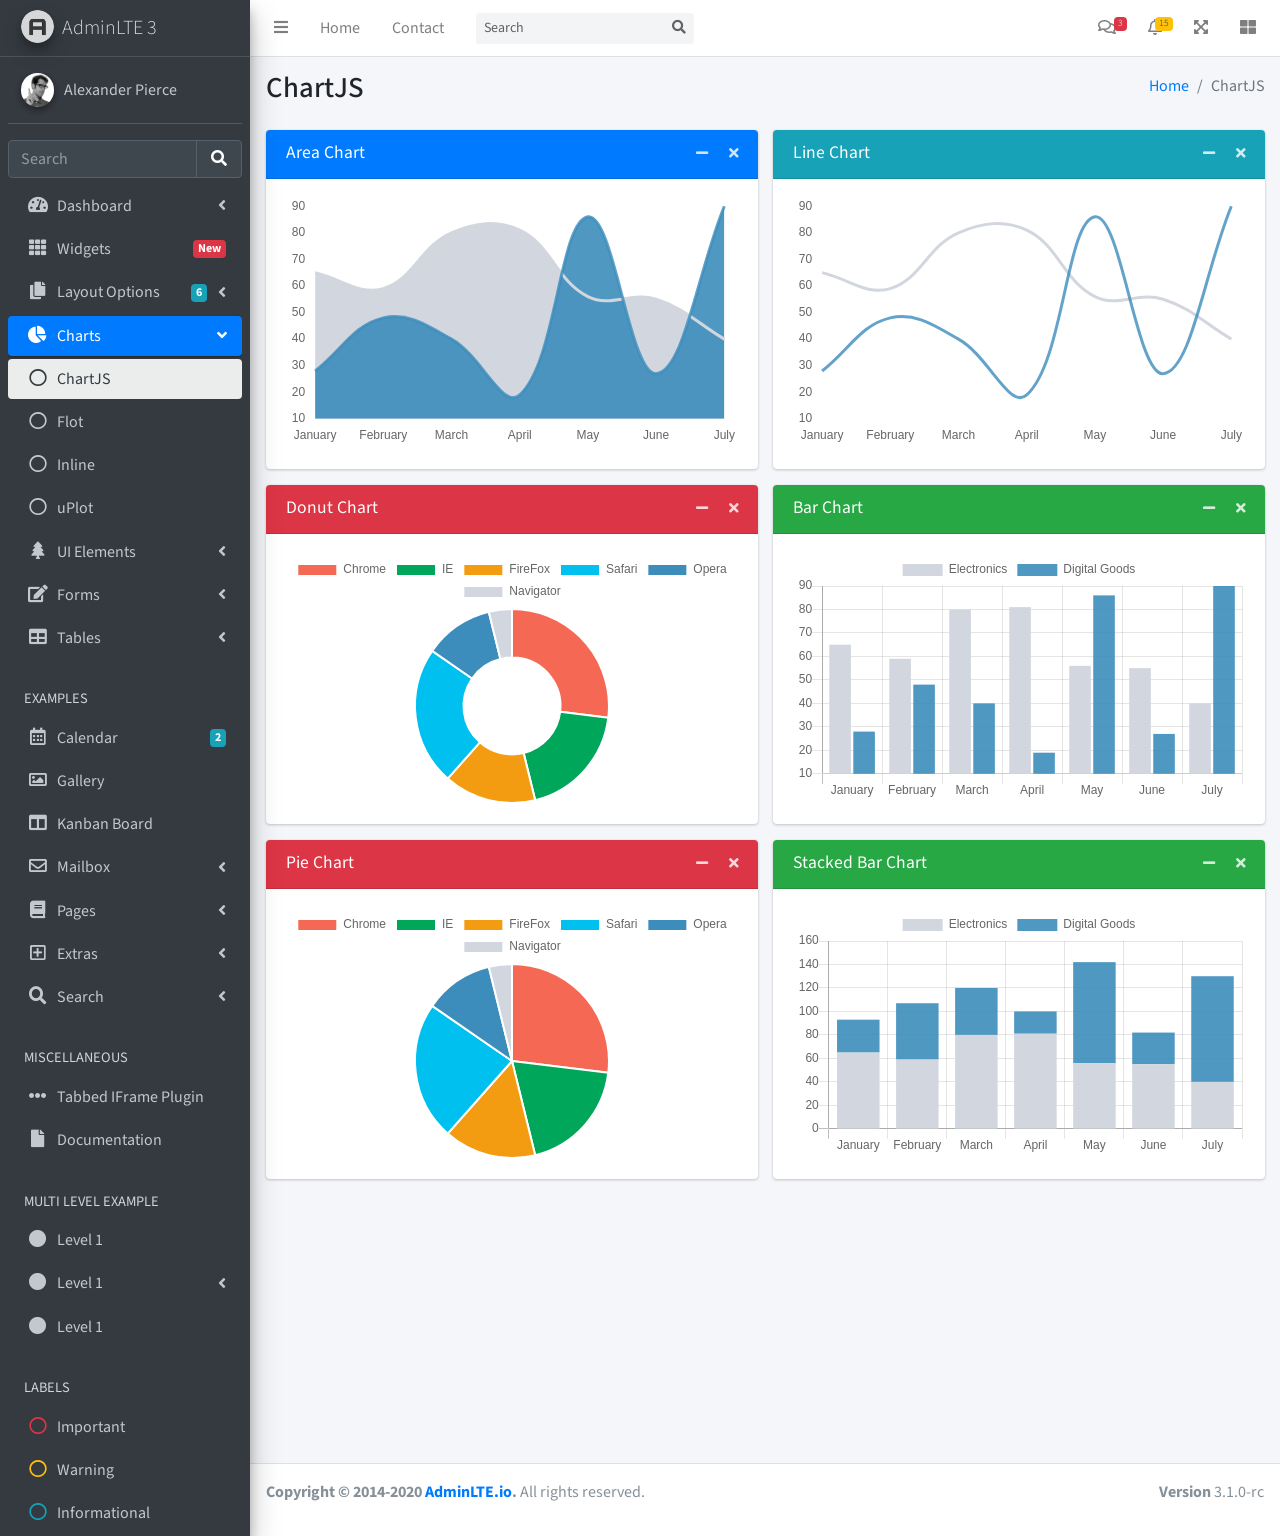
<file: WebApplication/WebApplication/wwwroot/pages/charts/chartjs.html>
<!DOCTYPE html>
<html lang="en">
<head>
  <meta charset="utf-8">
  <meta name="viewport" content="width=device-width, initial-scale=1">
  <title>AdminLTE 3 | ChartJS</title>

  <!-- Google Font: Source Sans Pro -->
  <link rel="stylesheet" href="https://fonts.googleapis.com/css?family=Source+Sans+Pro:300,400,400i,700&display=fallback">
  <!-- Font Awesome -->
  <link rel="stylesheet" href="../../plugins/fontawesome-free/css/all.min.css">
  <!-- Theme style -->
  <link rel="stylesheet" href="../../dist/css/adminlte.min.css">
</head>
<body class="hold-transition sidebar-mini">
<div class="wrapper">
  <!-- Navbar -->
  <nav class="main-header navbar navbar-expand navbar-white navbar-light">
    <!-- Left navbar links -->
    <ul class="navbar-nav">
      <li class="nav-item">
        <a class="nav-link" data-widget="pushmenu" href="#" role="button"><i class="fas fa-bars"></i></a>
      </li>
      <li class="nav-item d-none d-sm-inline-block">
        <a href="../../index3.html" class="nav-link">Home</a>
      </li>
      <li class="nav-item d-none d-sm-inline-block">
        <a href="#" class="nav-link">Contact</a>
      </li>
    </ul>

    <!-- SEARCH FORM -->
    <form class="form-inline ml-3">
      <div class="input-group input-group-sm">
        <input class="form-control form-control-navbar" type="search" placeholder="Search" aria-label="Search">
        <div class="input-group-append">
          <button class="btn btn-navbar" type="submit">
            <i class="fas fa-search"></i>
          </button>
        </div>
      </div>
    </form>

    <!-- Right navbar links -->
    <ul class="navbar-nav ml-auto">
      <!-- Messages Dropdown Menu -->
      <li class="nav-item dropdown">
        <a class="nav-link" data-toggle="dropdown" href="#">
          <i class="far fa-comments"></i>
          <span class="badge badge-danger navbar-badge">3</span>
        </a>
        <div class="dropdown-menu dropdown-menu-lg dropdown-menu-right">
          <a href="#" class="dropdown-item">
            <!-- Message Start -->
            <div class="media">
              <img src="../../dist/img/user1-128x128.jpg" alt="User Avatar" class="img-size-50 mr-3 img-circle">
              <div class="media-body">
                <h3 class="dropdown-item-title">
                  Brad Diesel
                  <span class="float-right text-sm text-danger"><i class="fas fa-star"></i></span>
                </h3>
                <p class="text-sm">Call me whenever you can...</p>
                <p class="text-sm text-muted"><i class="far fa-clock mr-1"></i> 4 Hours Ago</p>
              </div>
            </div>
            <!-- Message End -->
          </a>
          <div class="dropdown-divider"></div>
          <a href="#" class="dropdown-item">
            <!-- Message Start -->
            <div class="media">
              <img src="../../dist/img/user8-128x128.jpg" alt="User Avatar" class="img-size-50 img-circle mr-3">
              <div class="media-body">
                <h3 class="dropdown-item-title">
                  John Pierce
                  <span class="float-right text-sm text-muted"><i class="fas fa-star"></i></span>
                </h3>
                <p class="text-sm">I got your message bro</p>
                <p class="text-sm text-muted"><i class="far fa-clock mr-1"></i> 4 Hours Ago</p>
              </div>
            </div>
            <!-- Message End -->
          </a>
          <div class="dropdown-divider"></div>
          <a href="#" class="dropdown-item">
            <!-- Message Start -->
            <div class="media">
              <img src="../../dist/img/user3-128x128.jpg" alt="User Avatar" class="img-size-50 img-circle mr-3">
              <div class="media-body">
                <h3 class="dropdown-item-title">
                  Nora Silvester
                  <span class="float-right text-sm text-warning"><i class="fas fa-star"></i></span>
                </h3>
                <p class="text-sm">The subject goes here</p>
                <p class="text-sm text-muted"><i class="far fa-clock mr-1"></i> 4 Hours Ago</p>
              </div>
            </div>
            <!-- Message End -->
          </a>
          <div class="dropdown-divider"></div>
          <a href="#" class="dropdown-item dropdown-footer">See All Messages</a>
        </div>
      </li>
      <!-- Notifications Dropdown Menu -->
      <li class="nav-item dropdown">
        <a class="nav-link" data-toggle="dropdown" href="#">
          <i class="far fa-bell"></i>
          <span class="badge badge-warning navbar-badge">15</span>
        </a>
        <div class="dropdown-menu dropdown-menu-lg dropdown-menu-right">
          <span class="dropdown-item dropdown-header">15 Notifications</span>
          <div class="dropdown-divider"></div>
          <a href="#" class="dropdown-item">
            <i class="fas fa-envelope mr-2"></i> 4 new messages
            <span class="float-right text-muted text-sm">3 mins</span>
          </a>
          <div class="dropdown-divider"></div>
          <a href="#" class="dropdown-item">
            <i class="fas fa-users mr-2"></i> 8 friend requests
            <span class="float-right text-muted text-sm">12 hours</span>
          </a>
          <div class="dropdown-divider"></div>
          <a href="#" class="dropdown-item">
            <i class="fas fa-file mr-2"></i> 3 new reports
            <span class="float-right text-muted text-sm">2 days</span>
          </a>
          <div class="dropdown-divider"></div>
          <a href="#" class="dropdown-item dropdown-footer">See All Notifications</a>
        </div>
      </li>
      <li class="nav-item">
        <a class="nav-link" data-widget="fullscreen" href="#" role="button">
          <i class="fas fa-expand-arrows-alt"></i>
        </a>
      </li>
      <li class="nav-item">
        <a class="nav-link" data-widget="control-sidebar" data-slide="true" href="#" role="button">
          <i class="fas fa-th-large"></i>
        </a>
      </li>
    </ul>
  </nav>
  <!-- /.navbar -->

  <!-- Main Sidebar Container -->
  <aside class="main-sidebar sidebar-dark-primary elevation-4">
    <!-- Brand Logo -->
    <a href="../../index3.html" class="brand-link">
      <img src="../../dist/img/AdminLTELogo.png"
           alt="AdminLTE Logo" class="brand-image img-circle elevation-3" style="opacity: .8">
      <span class="brand-text font-weight-light">AdminLTE 3</span>
    </a>

    <!-- Sidebar -->
    <div class="sidebar">
      <!-- Sidebar user panel (optional) -->
      <div class="user-panel mt-3 pb-3 mb-3 d-flex">
        <div class="image">
          <img src="../../dist/img/user2-160x160.jpg" class="img-circle elevation-2" alt="User Image">
        </div>
        <div class="info">
          <a href="#" class="d-block">Alexander Pierce</a>
        </div>
      </div>

      <!-- SidebarSearch Form -->
      <div class="form-inline">
        <div class="input-group" data-widget="sidebar-search">
          <input class="form-control form-control-sidebar" type="search" placeholder="Search" aria-label="Search">
          <div class="input-group-append">
            <button class="btn btn-sidebar">
              <i class="fas fa-search fa-fw"></i>
            </button>
          </div>
        </div>
      </div>

      <!-- Sidebar Menu -->
      <nav class="mt-2">
        <ul class="nav nav-pills nav-sidebar flex-column" data-widget="treeview" role="menu" data-accordion="false">
          <!-- Add icons to the links using the .nav-icon class
               with font-awesome or any other icon font library -->
          <li class="nav-item">
            <a href="#" class="nav-link">
              <i class="nav-icon fas fa-tachometer-alt"></i>
              <p>
                Dashboard
                <i class="right fas fa-angle-left"></i>
              </p>
            </a>
            <ul class="nav nav-treeview">
              <li class="nav-item">
                <a href="../../index.html" class="nav-link">
                  <i class="far fa-circle nav-icon"></i>
                  <p>Dashboard v1</p>
                </a>
              </li>
              <li class="nav-item">
                <a href="../../index2.html" class="nav-link">
                  <i class="far fa-circle nav-icon"></i>
                  <p>Dashboard v2</p>
                </a>
              </li>
              <li class="nav-item">
                <a href="../../index3.html" class="nav-link">
                  <i class="far fa-circle nav-icon"></i>
                  <p>Dashboard v3</p>
                </a>
              </li>
            </ul>
          </li>
          <li class="nav-item">
            <a href="../widgets.html" class="nav-link">
              <i class="nav-icon fas fa-th"></i>
              <p>
                Widgets
                <span class="right badge badge-danger">New</span>
              </p>
            </a>
          </li>
          <li class="nav-item">
            <a href="#" class="nav-link">
              <i class="nav-icon fas fa-copy"></i>
              <p>
                Layout Options
                <i class="fas fa-angle-left right"></i>
                <span class="badge badge-info right">6</span>
              </p>
            </a>
            <ul class="nav nav-treeview">
              <li class="nav-item">
                <a href="../layout/top-nav.html" class="nav-link">
                  <i class="far fa-circle nav-icon"></i>
                  <p>Top Navigation</p>
                </a>
              </li>
              <li class="nav-item">
                <a href="../layout/top-nav-sidebar.html" class="nav-link">
                  <i class="far fa-circle nav-icon"></i>
                  <p>Top Navigation + Sidebar</p>
                </a>
              </li>
              <li class="nav-item">
                <a href="../layout/boxed.html" class="nav-link">
                  <i class="far fa-circle nav-icon"></i>
                  <p>Boxed</p>
                </a>
              </li>
              <li class="nav-item">
                <a href="../layout/fixed-sidebar.html" class="nav-link">
                  <i class="far fa-circle nav-icon"></i>
                  <p>Fixed Sidebar</p>
                </a>
              </li>
              <li class="nav-item">
                <a href="../layout/fixed-sidebar-custom.html" class="nav-link">
                  <i class="far fa-circle nav-icon"></i>
                  <p>Fixed Sidebar <small>+ Custom Area</small></p>
                </a>
              </li>
              <li class="nav-item">
                <a href="../layout/fixed-topnav.html" class="nav-link">
                  <i class="far fa-circle nav-icon"></i>
                  <p>Fixed Navbar</p>
                </a>
              </li>
              <li class="nav-item">
                <a href="../layout/fixed-footer.html" class="nav-link">
                  <i class="far fa-circle nav-icon"></i>
                  <p>Fixed Footer</p>
                </a>
              </li>
              <li class="nav-item">
                <a href="../layout/collapsed-sidebar.html" class="nav-link">
                  <i class="far fa-circle nav-icon"></i>
                  <p>Collapsed Sidebar</p>
                </a>
              </li>
            </ul>
          </li>
          <li class="nav-item menu-open">
            <a href="#" class="nav-link active">
              <i class="nav-icon fas fa-chart-pie"></i>
              <p>
                Charts
                <i class="right fas fa-angle-left"></i>
              </p>
            </a>
            <ul class="nav nav-treeview">
              <li class="nav-item">
                <a href="chartjs.html" class="nav-link active">
                  <i class="far fa-circle nav-icon"></i>
                  <p>ChartJS</p>
                </a>
              </li>
              <li class="nav-item">
                <a href="flot.html" class="nav-link">
                  <i class="far fa-circle nav-icon"></i>
                  <p>Flot</p>
                </a>
              </li>
              <li class="nav-item">
                <a href="inline.html" class="nav-link">
                  <i class="far fa-circle nav-icon"></i>
                  <p>Inline</p>
                </a>
              </li>
              <li class="nav-item">
                <a href="uplot.html" class="nav-link">
                  <i class="far fa-circle nav-icon"></i>
                  <p>uPlot</p>
                </a>
              </li>
            </ul>
          </li>
          <li class="nav-item">
            <a href="#" class="nav-link">
              <i class="nav-icon fas fa-tree"></i>
              <p>
                UI Elements
                <i class="fas fa-angle-left right"></i>
              </p>
            </a>
            <ul class="nav nav-treeview">
              <li class="nav-item">
                <a href="../UI/general.html" class="nav-link">
                  <i class="far fa-circle nav-icon"></i>
                  <p>General</p>
                </a>
              </li>
              <li class="nav-item">
                <a href="../UI/icons.html" class="nav-link">
                  <i class="far fa-circle nav-icon"></i>
                  <p>Icons</p>
                </a>
              </li>
              <li class="nav-item">
                <a href="../UI/buttons.html" class="nav-link">
                  <i class="far fa-circle nav-icon"></i>
                  <p>Buttons</p>
                </a>
              </li>
              <li class="nav-item">
                <a href="../UI/sliders.html" class="nav-link">
                  <i class="far fa-circle nav-icon"></i>
                  <p>Sliders</p>
                </a>
              </li>
              <li class="nav-item">
                <a href="../UI/modals.html" class="nav-link">
                  <i class="far fa-circle nav-icon"></i>
                  <p>Modals & Alerts</p>
                </a>
              </li>
              <li class="nav-item">
                <a href="../UI/navbar.html" class="nav-link">
                  <i class="far fa-circle nav-icon"></i>
                  <p>Navbar & Tabs</p>
                </a>
              </li>
              <li class="nav-item">
                <a href="../UI/timeline.html" class="nav-link">
                  <i class="far fa-circle nav-icon"></i>
                  <p>Timeline</p>
                </a>
              </li>
              <li class="nav-item">
                <a href="../UI/ribbons.html" class="nav-link">
                  <i class="far fa-circle nav-icon"></i>
                  <p>Ribbons</p>
                </a>
              </li>
            </ul>
          </li>
          <li class="nav-item">
            <a href="#" class="nav-link">
              <i class="nav-icon fas fa-edit"></i>
              <p>
                Forms
                <i class="fas fa-angle-left right"></i>
              </p>
            </a>
            <ul class="nav nav-treeview">
              <li class="nav-item">
                <a href="../forms/general.html" class="nav-link">
                  <i class="far fa-circle nav-icon"></i>
                  <p>General Elements</p>
                </a>
              </li>
              <li class="nav-item">
                <a href="../forms/advanced.html" class="nav-link">
                  <i class="far fa-circle nav-icon"></i>
                  <p>Advanced Elements</p>
                </a>
              </li>
              <li class="nav-item">
                <a href="../forms/editors.html" class="nav-link">
                  <i class="far fa-circle nav-icon"></i>
                  <p>Editors</p>
                </a>
              </li>
              <li class="nav-item">
                <a href="../forms/validation.html" class="nav-link">
                  <i class="far fa-circle nav-icon"></i>
                  <p>Validation</p>
                </a>
              </li>
            </ul>
          </li>
          <li class="nav-item">
            <a href="#" class="nav-link">
              <i class="nav-icon fas fa-table"></i>
              <p>
                Tables
                <i class="fas fa-angle-left right"></i>
              </p>
            </a>
            <ul class="nav nav-treeview">
              <li class="nav-item">
                <a href="../tables/simple.html" class="nav-link">
                  <i class="far fa-circle nav-icon"></i>
                  <p>Simple Tables</p>
                </a>
              </li>
              <li class="nav-item">
                <a href="../tables/data.html" class="nav-link">
                  <i class="far fa-circle nav-icon"></i>
                  <p>DataTables</p>
                </a>
              </li>
              <li class="nav-item">
                <a href="../tables/jsgrid.html" class="nav-link">
                  <i class="far fa-circle nav-icon"></i>
                  <p>jsGrid</p>
                </a>
              </li>
            </ul>
          </li>
          <li class="nav-header">EXAMPLES</li>
          <li class="nav-item">
            <a href="../calendar.html" class="nav-link">
              <i class="nav-icon far fa-calendar-alt"></i>
              <p>
                Calendar
                <span class="badge badge-info right">2</span>
              </p>
            </a>
          </li>
          <li class="nav-item">
            <a href="../gallery.html" class="nav-link">
              <i class="nav-icon far fa-image"></i>
              <p>
                Gallery
              </p>
            </a>
          </li>
          <li class="nav-item">
            <a href="../kanban.html" class="nav-link">
              <i class="nav-icon fas fa-columns"></i>
              <p>
                Kanban Board
              </p>
            </a>
          </li>
          <li class="nav-item">
            <a href="#" class="nav-link">
              <i class="nav-icon far fa-envelope"></i>
              <p>
                Mailbox
                <i class="fas fa-angle-left right"></i>
              </p>
            </a>
            <ul class="nav nav-treeview">
              <li class="nav-item">
                <a href="../mailbox/mailbox.html" class="nav-link">
                  <i class="far fa-circle nav-icon"></i>
                  <p>Inbox</p>
                </a>
              </li>
              <li class="nav-item">
                <a href="../mailbox/compose.html" class="nav-link">
                  <i class="far fa-circle nav-icon"></i>
                  <p>Compose</p>
                </a>
              </li>
              <li class="nav-item">
                <a href="../mailbox/read-mail.html" class="nav-link">
                  <i class="far fa-circle nav-icon"></i>
                  <p>Read</p>
                </a>
              </li>
            </ul>
          </li>
          <li class="nav-item">
            <a href="#" class="nav-link">
              <i class="nav-icon fas fa-book"></i>
              <p>
                Pages
                <i class="fas fa-angle-left right"></i>
              </p>
            </a>
            <ul class="nav nav-treeview">
              <li class="nav-item">
                <a href="../examples/invoice.html" class="nav-link">
                  <i class="far fa-circle nav-icon"></i>
                  <p>Invoice</p>
                </a>
              </li>
              <li class="nav-item">
                <a href="../examples/profile.html" class="nav-link">
                  <i class="far fa-circle nav-icon"></i>
                  <p>Profile</p>
                </a>
              </li>
              <li class="nav-item">
                <a href="../examples/e-commerce.html" class="nav-link">
                  <i class="far fa-circle nav-icon"></i>
                  <p>E-commerce</p>
                </a>
              </li>
              <li class="nav-item">
                <a href="../examples/projects.html" class="nav-link">
                  <i class="far fa-circle nav-icon"></i>
                  <p>Projects</p>
                </a>
              </li>
              <li class="nav-item">
                <a href="../examples/project-add.html" class="nav-link">
                  <i class="far fa-circle nav-icon"></i>
                  <p>Project Add</p>
                </a>
              </li>
              <li class="nav-item">
                <a href="../examples/project-edit.html" class="nav-link">
                  <i class="far fa-circle nav-icon"></i>
                  <p>Project Edit</p>
                </a>
              </li>
              <li class="nav-item">
                <a href="../examples/project-detail.html" class="nav-link">
                  <i class="far fa-circle nav-icon"></i>
                  <p>Project Detail</p>
                </a>
              </li>
              <li class="nav-item">
                <a href="../examples/contacts.html" class="nav-link">
                  <i class="far fa-circle nav-icon"></i>
                  <p>Contacts</p>
                </a>
              </li>
              <li class="nav-item">
                <a href="../examples/faq.html" class="nav-link">
                  <i class="far fa-circle nav-icon"></i>
                  <p>FAQ</p>
                </a>
              </li>
              <li class="nav-item">
                <a href="../examples/contact-us.html" class="nav-link">
                  <i class="far fa-circle nav-icon"></i>
                  <p>Contact us</p>
                </a>
              </li>
            </ul>
          </li>
          <li class="nav-item">
            <a href="#" class="nav-link">
              <i class="nav-icon far fa-plus-square"></i>
              <p>
                Extras
                <i class="fas fa-angle-left right"></i>
              </p>
            </a>
            <ul class="nav nav-treeview">
              <li class="nav-item">
                <a href="#" class="nav-link">
                  <i class="far fa-circle nav-icon"></i>
                  <p>
                    Login & Register v1
                    <i class="fas fa-angle-left right"></i>
                  </p>
                </a>
                <ul class="nav nav-treeview">
                  <li class="nav-item">
                    <a href="../examples/login.html" class="nav-link">
                      <i class="far fa-circle nav-icon"></i>
                      <p>Login v1</p>
                    </a>
                  </li>
                  <li class="nav-item">
                    <a href="../examples/register.html" class="nav-link">
                      <i class="far fa-circle nav-icon"></i>
                      <p>Register v1</p>
                    </a>
                  </li>
                  <li class="nav-item">
                    <a href="../examples/forgot-password.html" class="nav-link">
                      <i class="far fa-circle nav-icon"></i>
                      <p>Forgot Password v1</p>
                    </a>
                  </li>
                  <li class="nav-item">
                    <a href="../examples/recover-password.html" class="nav-link">
                      <i class="far fa-circle nav-icon"></i>
                      <p>Recover Password v1</p>
                    </a>
                  </li>
                </ul>
              </li>
              <li class="nav-item">
                <a href="#" class="nav-link">
                  <i class="far fa-circle nav-icon"></i>
                  <p>
                    Login & Register v2
                    <i class="fas fa-angle-left right"></i>
                  </p>
                </a>
                <ul class="nav nav-treeview">
                  <li class="nav-item">
                    <a href="../examples/login-v2.html" class="nav-link">
                      <i class="far fa-circle nav-icon"></i>
                      <p>Login v2</p>
                    </a>
                  </li>
                  <li class="nav-item">
                    <a href="../examples/register-v2.html" class="nav-link">
                      <i class="far fa-circle nav-icon"></i>
                      <p>Register v2</p>
                    </a>
                  </li>
                  <li class="nav-item">
                    <a href="../examples/forgot-password-v2.html" class="nav-link">
                      <i class="far fa-circle nav-icon"></i>
                      <p>Forgot Password v2</p>
                    </a>
                  </li>
                  <li class="nav-item">
                    <a href="../examples/recover-password-v2.html" class="nav-link">
                      <i class="far fa-circle nav-icon"></i>
                      <p>Recover Password v2</p>
                    </a>
                  </li>
                </ul>
              </li>
              <li class="nav-item">
                <a href="../examples/lockscreen.html" class="nav-link">
                  <i class="far fa-circle nav-icon"></i>
                  <p>Lockscreen</p>
                </a>
              </li>
              <li class="nav-item">
                <a href="../examples/legacy-user-menu.html" class="nav-link">
                  <i class="far fa-circle nav-icon"></i>
                  <p>Legacy User Menu</p>
                </a>
              </li>
              <li class="nav-item">
                <a href="../examples/language-menu.html" class="nav-link">
                  <i class="far fa-circle nav-icon"></i>
                  <p>Language Menu</p>
                </a>
              </li>
              <li class="nav-item">
                <a href="../examples/404.html" class="nav-link">
                  <i class="far fa-circle nav-icon"></i>
                  <p>Error 404</p>
                </a>
              </li>
              <li class="nav-item">
                <a href="../examples/500.html" class="nav-link">
                  <i class="far fa-circle nav-icon"></i>
                  <p>Error 500</p>
                </a>
              </li>
              <li class="nav-item">
                <a href="../examples/pace.html" class="nav-link">
                  <i class="far fa-circle nav-icon"></i>
                  <p>Pace</p>
                </a>
              </li>
              <li class="nav-item">
                <a href="../examples/blank.html" class="nav-link">
                  <i class="far fa-circle nav-icon"></i>
                  <p>Blank Page</p>
                </a>
              </li>
              <li class="nav-item">
                <a href="../../starter.html" class="nav-link">
                  <i class="far fa-circle nav-icon"></i>
                  <p>Starter Page</p>
                </a>
              </li>
            </ul>
          </li>
          <li class="nav-item">
            <a href="#" class="nav-link">
              <i class="nav-icon fas fa-search"></i>
              <p>
                Search
                <i class="fas fa-angle-left right"></i>
              </p>
            </a>
            <ul class="nav nav-treeview">
              <li class="nav-item">
                <a href="../search/simple.html" class="nav-link">
                  <i class="far fa-circle nav-icon"></i>
                  <p>Simple Search</p>
                </a>
              </li>
              <li class="nav-item">
                <a href="../search/enhanced.html" class="nav-link">
                  <i class="far fa-circle nav-icon"></i>
                  <p>Enhanced</p>
                </a>
              </li>
            </ul>
          </li>
          <li class="nav-header">MISCELLANEOUS</li>
          <li class="nav-item">
            <a href="../../iframe.html" class="nav-link">
              <i class="nav-icon fas fa-ellipsis-h"></i>
              <p>Tabbed IFrame Plugin</p>
            </a>
          </li>
          <li class="nav-item">
            <a href="https://adminlte.io/docs/3.1/" class="nav-link">
              <i class="nav-icon fas fa-file"></i>
              <p>Documentation</p>
            </a>
          </li>
          <li class="nav-header">MULTI LEVEL EXAMPLE</li>
          <li class="nav-item">
            <a href="#" class="nav-link">
              <i class="fas fa-circle nav-icon"></i>
              <p>Level 1</p>
            </a>
          </li>
          <li class="nav-item">
            <a href="#" class="nav-link">
              <i class="nav-icon fas fa-circle"></i>
              <p>
                Level 1
                <i class="right fas fa-angle-left"></i>
              </p>
            </a>
            <ul class="nav nav-treeview">
              <li class="nav-item">
                <a href="#" class="nav-link">
                  <i class="far fa-circle nav-icon"></i>
                  <p>Level 2</p>
                </a>
              </li>
              <li class="nav-item">
                <a href="#" class="nav-link">
                  <i class="far fa-circle nav-icon"></i>
                  <p>
                    Level 2
                    <i class="right fas fa-angle-left"></i>
                  </p>
                </a>
                <ul class="nav nav-treeview">
                  <li class="nav-item">
                    <a href="#" class="nav-link">
                      <i class="far fa-dot-circle nav-icon"></i>
                      <p>Level 3</p>
                    </a>
                  </li>
                  <li class="nav-item">
                    <a href="#" class="nav-link">
                      <i class="far fa-dot-circle nav-icon"></i>
                      <p>Level 3</p>
                    </a>
                  </li>
                  <li class="nav-item">
                    <a href="#" class="nav-link">
                      <i class="far fa-dot-circle nav-icon"></i>
                      <p>Level 3</p>
                    </a>
                  </li>
                </ul>
              </li>
              <li class="nav-item">
                <a href="#" class="nav-link">
                  <i class="far fa-circle nav-icon"></i>
                  <p>Level 2</p>
                </a>
              </li>
            </ul>
          </li>
          <li class="nav-item">
            <a href="#" class="nav-link">
              <i class="fas fa-circle nav-icon"></i>
              <p>Level 1</p>
            </a>
          </li>
          <li class="nav-header">LABELS</li>
          <li class="nav-item">
            <a href="#" class="nav-link">
              <i class="nav-icon far fa-circle text-danger"></i>
              <p class="text">Important</p>
            </a>
          </li>
          <li class="nav-item">
            <a href="#" class="nav-link">
              <i class="nav-icon far fa-circle text-warning"></i>
              <p>Warning</p>
            </a>
          </li>
          <li class="nav-item">
            <a href="#" class="nav-link">
              <i class="nav-icon far fa-circle text-info"></i>
              <p>Informational</p>
            </a>
          </li>
        </ul>
      </nav>
      <!-- /.sidebar-menu -->
    </div>
    <!-- /.sidebar -->
  </aside>

  <!-- Content Wrapper. Contains page content -->
  <div class="content-wrapper">
    <!-- Content Header (Page header) -->
    <section class="content-header">
      <div class="container-fluid">
        <div class="row mb-2">
          <div class="col-sm-6">
            <h1>ChartJS</h1>
          </div>
          <div class="col-sm-6">
            <ol class="breadcrumb float-sm-right">
              <li class="breadcrumb-item"><a href="#">Home</a></li>
              <li class="breadcrumb-item active">ChartJS</li>
            </ol>
          </div>
        </div>
      </div><!-- /.container-fluid -->
    </section>

    <!-- Main content -->
    <section class="content">
      <div class="container-fluid">
        <div class="row">
          <div class="col-md-6">
            <!-- AREA CHART -->
            <div class="card card-primary">
              <div class="card-header">
                <h3 class="card-title">Area Chart</h3>

                <div class="card-tools">
                  <button type="button" class="btn btn-tool" data-card-widget="collapse">
                    <i class="fas fa-minus"></i>
                  </button>
                  <button type="button" class="btn btn-tool" data-card-widget="remove">
                    <i class="fas fa-times"></i>
                  </button>
                </div>
              </div>
              <div class="card-body">
                <div class="chart">
                  <canvas id="areaChart" style="min-height: 250px; height: 250px; max-height: 250px; max-width: 100%;"></canvas>
                </div>
              </div>
              <!-- /.card-body -->
            </div>
            <!-- /.card -->

            <!-- DONUT CHART -->
            <div class="card card-danger">
              <div class="card-header">
                <h3 class="card-title">Donut Chart</h3>

                <div class="card-tools">
                  <button type="button" class="btn btn-tool" data-card-widget="collapse">
                    <i class="fas fa-minus"></i>
                  </button>
                  <button type="button" class="btn btn-tool" data-card-widget="remove">
                    <i class="fas fa-times"></i>
                  </button>
                </div>
              </div>
              <div class="card-body">
                <canvas id="donutChart" style="min-height: 250px; height: 250px; max-height: 250px; max-width: 100%;"></canvas>
              </div>
              <!-- /.card-body -->
            </div>
            <!-- /.card -->

            <!-- PIE CHART -->
            <div class="card card-danger">
              <div class="card-header">
                <h3 class="card-title">Pie Chart</h3>

                <div class="card-tools">
                  <button type="button" class="btn btn-tool" data-card-widget="collapse">
                    <i class="fas fa-minus"></i>
                  </button>
                  <button type="button" class="btn btn-tool" data-card-widget="remove">
                    <i class="fas fa-times"></i>
                  </button>
                </div>
              </div>
              <div class="card-body">
                <canvas id="pieChart" style="min-height: 250px; height: 250px; max-height: 250px; max-width: 100%;"></canvas>
              </div>
              <!-- /.card-body -->
            </div>
            <!-- /.card -->

          </div>
          <!-- /.col (LEFT) -->
          <div class="col-md-6">
            <!-- LINE CHART -->
            <div class="card card-info">
              <div class="card-header">
                <h3 class="card-title">Line Chart</h3>

                <div class="card-tools">
                  <button type="button" class="btn btn-tool" data-card-widget="collapse">
                    <i class="fas fa-minus"></i>
                  </button>
                  <button type="button" class="btn btn-tool" data-card-widget="remove">
                    <i class="fas fa-times"></i>
                  </button>
                </div>
              </div>
              <div class="card-body">
                <div class="chart">
                  <canvas id="lineChart" style="min-height: 250px; height: 250px; max-height: 250px; max-width: 100%;"></canvas>
                </div>
              </div>
              <!-- /.card-body -->
            </div>
            <!-- /.card -->

            <!-- BAR CHART -->
            <div class="card card-success">
              <div class="card-header">
                <h3 class="card-title">Bar Chart</h3>

                <div class="card-tools">
                  <button type="button" class="btn btn-tool" data-card-widget="collapse">
                    <i class="fas fa-minus"></i>
                  </button>
                  <button type="button" class="btn btn-tool" data-card-widget="remove">
                    <i class="fas fa-times"></i>
                  </button>
                </div>
              </div>
              <div class="card-body">
                <div class="chart">
                  <canvas id="barChart" style="min-height: 250px; height: 250px; max-height: 250px; max-width: 100%;"></canvas>
                </div>
              </div>
              <!-- /.card-body -->
            </div>
            <!-- /.card -->

            <!-- STACKED BAR CHART -->
            <div class="card card-success">
              <div class="card-header">
                <h3 class="card-title">Stacked Bar Chart</h3>

                <div class="card-tools">
                  <button type="button" class="btn btn-tool" data-card-widget="collapse">
                    <i class="fas fa-minus"></i>
                  </button>
                  <button type="button" class="btn btn-tool" data-card-widget="remove">
                    <i class="fas fa-times"></i>
                  </button>
                </div>
              </div>
              <div class="card-body">
                <div class="chart">
                  <canvas id="stackedBarChart" style="min-height: 250px; height: 250px; max-height: 250px; max-width: 100%;"></canvas>
                </div>
              </div>
              <!-- /.card-body -->
            </div>
            <!-- /.card -->

          </div>
          <!-- /.col (RIGHT) -->
        </div>
        <!-- /.row -->
      </div><!-- /.container-fluid -->
    </section>
    <!-- /.content -->
  </div>
  <!-- /.content-wrapper -->
  <footer class="main-footer">
    <div class="float-right d-none d-sm-block">
      <b>Version</b> 3.1.0-rc
    </div>
    <strong>Copyright &copy; 2014-2020 <a href="https://adminlte.io">AdminLTE.io</a>.</strong> All rights reserved.
  </footer>

  <!-- Control Sidebar -->
  <aside class="control-sidebar control-sidebar-dark">
    <!-- Add Content Here -->
  </aside>
  <!-- /.control-sidebar -->
</div>
<!-- ./wrapper -->

<!-- jQuery -->
<script src="../../plugins/jquery/jquery.min.js"></script>
<!-- Bootstrap 4 -->
<script src="../../plugins/bootstrap/js/bootstrap.bundle.min.js"></script>
<!-- ChartJS -->
<script src="../../plugins/chart.js/Chart.min.js"></script>
<!-- AdminLTE App -->
<script src="../../dist/js/adminlte.min.js"></script>
<!-- AdminLTE for demo purposes -->
<script src="../../dist/js/demo.js"></script>
<!-- Page specific script -->
<script>
  $(function () {
    /* ChartJS
     * -------
     * Here we will create a few charts using ChartJS
     */

    //--------------
    //- AREA CHART -
    //--------------

    // Get context with jQuery - using jQuery's .get() method.
    var areaChartCanvas = $('#areaChart').get(0).getContext('2d')

    var areaChartData = {
      labels  : ['January', 'February', 'March', 'April', 'May', 'June', 'July'],
      datasets: [
        {
          label               : 'Digital Goods',
          backgroundColor     : 'rgba(60,141,188,0.9)',
          borderColor         : 'rgba(60,141,188,0.8)',
          pointRadius          : false,
          pointColor          : '#3b8bba',
          pointStrokeColor    : 'rgba(60,141,188,1)',
          pointHighlightFill  : '#fff',
          pointHighlightStroke: 'rgba(60,141,188,1)',
          data                : [28, 48, 40, 19, 86, 27, 90]
        },
        {
          label               : 'Electronics',
          backgroundColor     : 'rgba(210, 214, 222, 1)',
          borderColor         : 'rgba(210, 214, 222, 1)',
          pointRadius         : false,
          pointColor          : 'rgba(210, 214, 222, 1)',
          pointStrokeColor    : '#c1c7d1',
          pointHighlightFill  : '#fff',
          pointHighlightStroke: 'rgba(220,220,220,1)',
          data                : [65, 59, 80, 81, 56, 55, 40]
        },
      ]
    }

    var areaChartOptions = {
      maintainAspectRatio : false,
      responsive : true,
      legend: {
        display: false
      },
      scales: {
        xAxes: [{
          gridLines : {
            display : false,
          }
        }],
        yAxes: [{
          gridLines : {
            display : false,
          }
        }]
      }
    }

    // This will get the first returned node in the jQuery collection.
    var areaChart       = new Chart(areaChartCanvas, {
      type: 'line',
      data: areaChartData,
      options: areaChartOptions
    })

    //-------------
    //- LINE CHART -
    //--------------
    var lineChartCanvas = $('#lineChart').get(0).getContext('2d')
    var lineChartOptions = $.extend(true, {}, areaChartOptions)
    var lineChartData = $.extend(true, {}, areaChartData)
    lineChartData.datasets[0].fill = false;
    lineChartData.datasets[1].fill = false;
    lineChartOptions.datasetFill = false

    var lineChart = new Chart(lineChartCanvas, {
      type: 'line',
      data: lineChartData,
      options: lineChartOptions
    })

    //-------------
    //- DONUT CHART -
    //-------------
    // Get context with jQuery - using jQuery's .get() method.
    var donutChartCanvas = $('#donutChart').get(0).getContext('2d')
    var donutData        = {
      labels: [
          'Chrome',
          'IE',
          'FireFox',
          'Safari',
          'Opera',
          'Navigator',
      ],
      datasets: [
        {
          data: [700,500,400,600,300,100],
          backgroundColor : ['#f56954', '#00a65a', '#f39c12', '#00c0ef', '#3c8dbc', '#d2d6de'],
        }
      ]
    }
    var donutOptions     = {
      maintainAspectRatio : false,
      responsive : true,
    }
    //Create pie or douhnut chart
    // You can switch between pie and douhnut using the method below.
    var donutChart = new Chart(donutChartCanvas, {
      type: 'doughnut',
      data: donutData,
      options: donutOptions
    })

    //-------------
    //- PIE CHART -
    //-------------
    // Get context with jQuery - using jQuery's .get() method.
    var pieChartCanvas = $('#pieChart').get(0).getContext('2d')
    var pieData        = donutData;
    var pieOptions     = {
      maintainAspectRatio : false,
      responsive : true,
    }
    //Create pie or douhnut chart
    // You can switch between pie and douhnut using the method below.
    var pieChart = new Chart(pieChartCanvas, {
      type: 'pie',
      data: pieData,
      options: pieOptions
    })

    //-------------
    //- BAR CHART -
    //-------------
    var barChartCanvas = $('#barChart').get(0).getContext('2d')
    var barChartData = $.extend(true, {}, areaChartData)
    var temp0 = areaChartData.datasets[0]
    var temp1 = areaChartData.datasets[1]
    barChartData.datasets[0] = temp1
    barChartData.datasets[1] = temp0

    var barChartOptions = {
      responsive              : true,
      maintainAspectRatio     : false,
      datasetFill             : false
    }

    var barChart = new Chart(barChartCanvas, {
      type: 'bar',
      data: barChartData,
      options: barChartOptions
    })

    //---------------------
    //- STACKED BAR CHART -
    //---------------------
    var stackedBarChartCanvas = $('#stackedBarChart').get(0).getContext('2d')
    var stackedBarChartData = $.extend(true, {}, barChartData)

    var stackedBarChartOptions = {
      responsive              : true,
      maintainAspectRatio     : false,
      scales: {
        xAxes: [{
          stacked: true,
        }],
        yAxes: [{
          stacked: true
        }]
      }
    }

    var stackedBarChart = new Chart(stackedBarChartCanvas, {
      type: 'bar',
      data: stackedBarChartData,
      options: stackedBarChartOptions
    })
  })
</script>
</body>
</html>
</file>
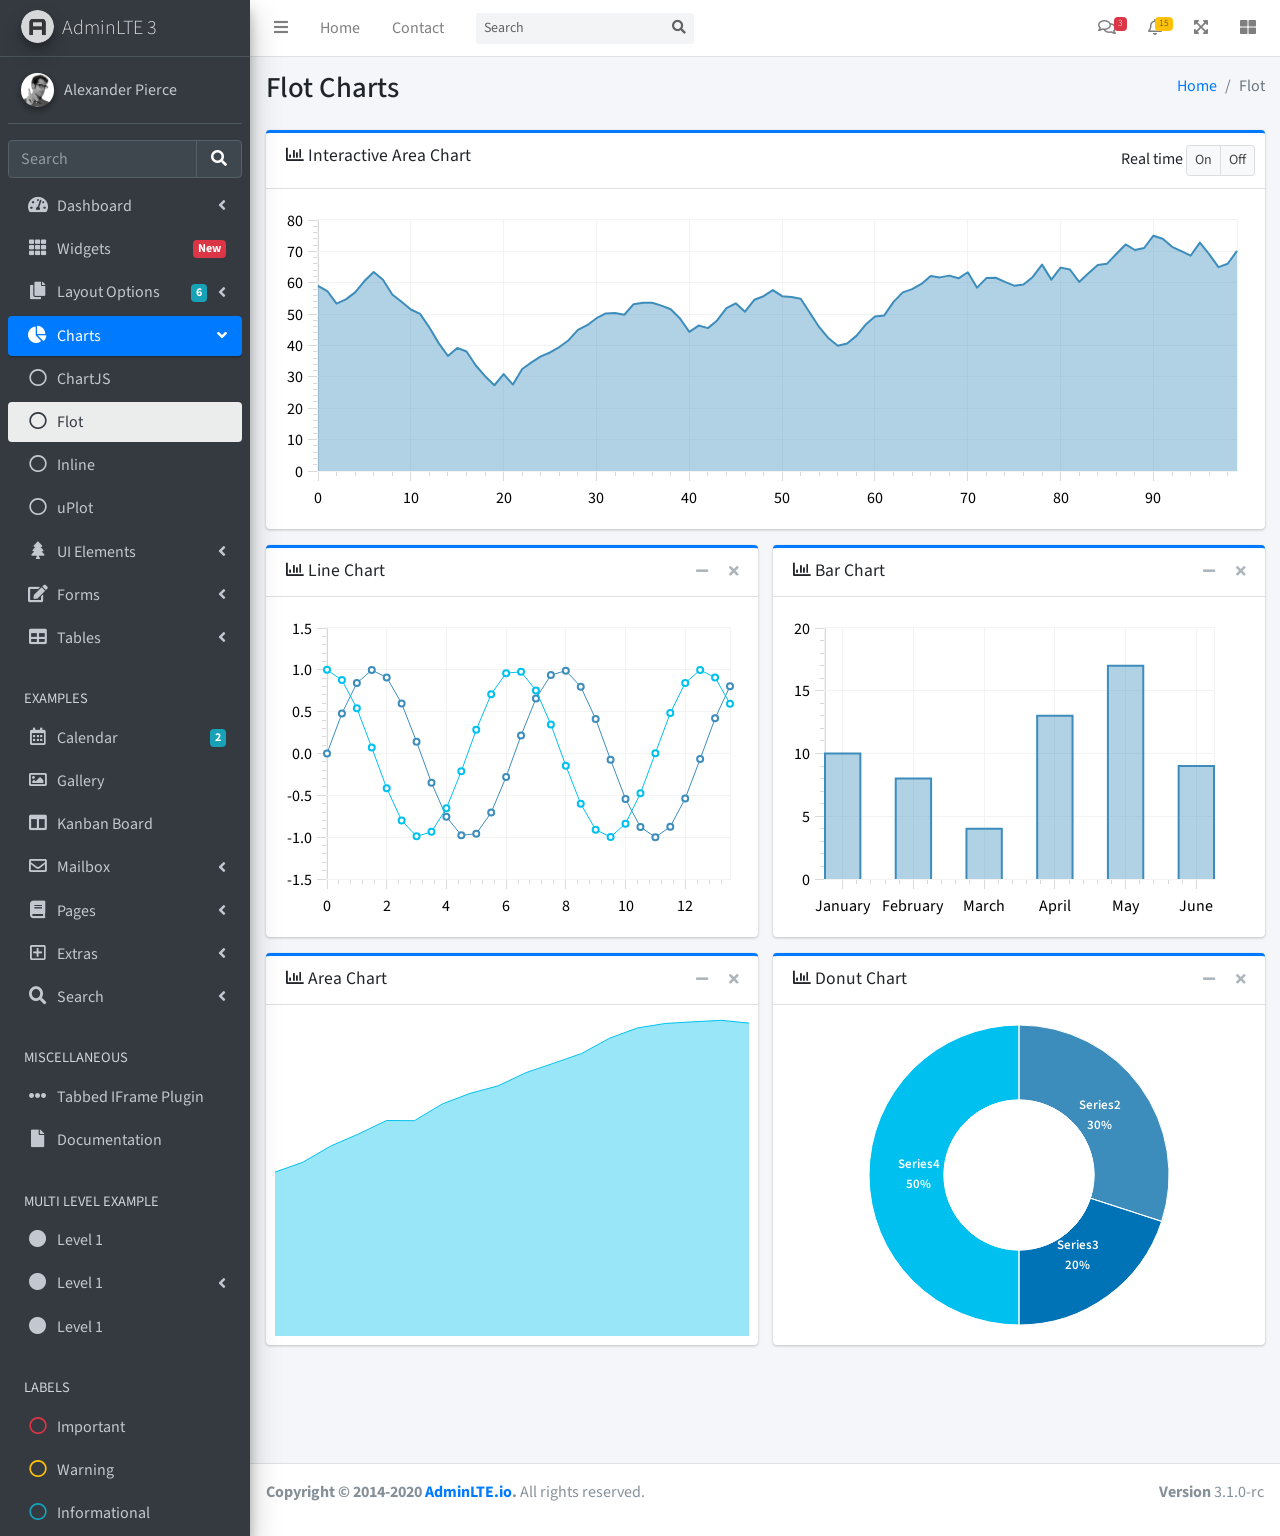
<file: WebApplication/WebApplication/wwwroot/pages/charts/flot.html>
<!DOCTYPE html>
<html lang="en">
<head>
  <meta charset="utf-8">
  <meta name="viewport" content="width=device-width, initial-scale=1">
  <title>AdminLTE 3 | Flot Charts</title>

  <!-- Google Font: Source Sans Pro -->
  <link rel="stylesheet" href="https://fonts.googleapis.com/css?family=Source+Sans+Pro:300,400,400i,700&display=fallback">
  <!-- Font Awesome -->
  <link rel="stylesheet" href="../../plugins/fontawesome-free/css/all.min.css">
  <!-- Theme style -->
  <link rel="stylesheet" href="../../dist/css/adminlte.min.css">
</head>
<body class="hold-transition sidebar-mini">
<div class="wrapper">
  <!-- Navbar -->
  <nav class="main-header navbar navbar-expand navbar-white navbar-light">
    <!-- Left navbar links -->
    <ul class="navbar-nav">
      <li class="nav-item">
        <a class="nav-link" data-widget="pushmenu" href="#" role="button"><i class="fas fa-bars"></i></a>
      </li>
      <li class="nav-item d-none d-sm-inline-block">
        <a href="../../index3.html" class="nav-link">Home</a>
      </li>
      <li class="nav-item d-none d-sm-inline-block">
        <a href="#" class="nav-link">Contact</a>
      </li>
    </ul>

    <!-- SEARCH FORM -->
    <form class="form-inline ml-3">
      <div class="input-group input-group-sm">
        <input class="form-control form-control-navbar" type="search" placeholder="Search" aria-label="Search">
        <div class="input-group-append">
          <button class="btn btn-navbar" type="submit">
            <i class="fas fa-search"></i>
          </button>
        </div>
      </div>
    </form>

    <!-- Right navbar links -->
    <ul class="navbar-nav ml-auto">
      <!-- Messages Dropdown Menu -->
      <li class="nav-item dropdown">
        <a class="nav-link" data-toggle="dropdown" href="#">
          <i class="far fa-comments"></i>
          <span class="badge badge-danger navbar-badge">3</span>
        </a>
        <div class="dropdown-menu dropdown-menu-lg dropdown-menu-right">
          <a href="#" class="dropdown-item">
            <!-- Message Start -->
            <div class="media">
              <img src="../../dist/img/user1-128x128.jpg" alt="User Avatar" class="img-size-50 mr-3 img-circle">
              <div class="media-body">
                <h3 class="dropdown-item-title">
                  Brad Diesel
                  <span class="float-right text-sm text-danger"><i class="fas fa-star"></i></span>
                </h3>
                <p class="text-sm">Call me whenever you can...</p>
                <p class="text-sm text-muted"><i class="far fa-clock mr-1"></i> 4 Hours Ago</p>
              </div>
            </div>
            <!-- Message End -->
          </a>
          <div class="dropdown-divider"></div>
          <a href="#" class="dropdown-item">
            <!-- Message Start -->
            <div class="media">
              <img src="../../dist/img/user8-128x128.jpg" alt="User Avatar" class="img-size-50 img-circle mr-3">
              <div class="media-body">
                <h3 class="dropdown-item-title">
                  John Pierce
                  <span class="float-right text-sm text-muted"><i class="fas fa-star"></i></span>
                </h3>
                <p class="text-sm">I got your message bro</p>
                <p class="text-sm text-muted"><i class="far fa-clock mr-1"></i> 4 Hours Ago</p>
              </div>
            </div>
            <!-- Message End -->
          </a>
          <div class="dropdown-divider"></div>
          <a href="#" class="dropdown-item">
            <!-- Message Start -->
            <div class="media">
              <img src="../../dist/img/user3-128x128.jpg" alt="User Avatar" class="img-size-50 img-circle mr-3">
              <div class="media-body">
                <h3 class="dropdown-item-title">
                  Nora Silvester
                  <span class="float-right text-sm text-warning"><i class="fas fa-star"></i></span>
                </h3>
                <p class="text-sm">The subject goes here</p>
                <p class="text-sm text-muted"><i class="far fa-clock mr-1"></i> 4 Hours Ago</p>
              </div>
            </div>
            <!-- Message End -->
          </a>
          <div class="dropdown-divider"></div>
          <a href="#" class="dropdown-item dropdown-footer">See All Messages</a>
        </div>
      </li>
      <!-- Notifications Dropdown Menu -->
      <li class="nav-item dropdown">
        <a class="nav-link" data-toggle="dropdown" href="#">
          <i class="far fa-bell"></i>
          <span class="badge badge-warning navbar-badge">15</span>
        </a>
        <div class="dropdown-menu dropdown-menu-lg dropdown-menu-right">
          <span class="dropdown-item dropdown-header">15 Notifications</span>
          <div class="dropdown-divider"></div>
          <a href="#" class="dropdown-item">
            <i class="fas fa-envelope mr-2"></i> 4 new messages
            <span class="float-right text-muted text-sm">3 mins</span>
          </a>
          <div class="dropdown-divider"></div>
          <a href="#" class="dropdown-item">
            <i class="fas fa-users mr-2"></i> 8 friend requests
            <span class="float-right text-muted text-sm">12 hours</span>
          </a>
          <div class="dropdown-divider"></div>
          <a href="#" class="dropdown-item">
            <i class="fas fa-file mr-2"></i> 3 new reports
            <span class="float-right text-muted text-sm">2 days</span>
          </a>
          <div class="dropdown-divider"></div>
          <a href="#" class="dropdown-item dropdown-footer">See All Notifications</a>
        </div>
      </li>
      <li class="nav-item">
        <a class="nav-link" data-widget="fullscreen" href="#" role="button">
          <i class="fas fa-expand-arrows-alt"></i>
        </a>
      </li>
      <li class="nav-item">
        <a class="nav-link" data-widget="control-sidebar" data-slide="true" href="#" role="button">
          <i class="fas fa-th-large"></i>
        </a>
      </li>
    </ul>
  </nav>
  <!-- /.navbar -->

  <!-- Main Sidebar Container -->
  <aside class="main-sidebar sidebar-dark-primary elevation-4">
    <!-- Brand Logo -->
    <a href="../../index3.html" class="brand-link">
      <img src="../../dist/img/AdminLTELogo.png" alt="AdminLTE Logo" class="brand-image img-circle elevation-3" style="opacity: .8">
      <span class="brand-text font-weight-light">AdminLTE 3</span>
    </a>

    <!-- Sidebar -->
    <div class="sidebar">
      <!-- Sidebar user panel (optional) -->
      <div class="user-panel mt-3 pb-3 mb-3 d-flex">
        <div class="image">
          <img src="../../dist/img/user2-160x160.jpg" class="img-circle elevation-2" alt="User Image">
        </div>
        <div class="info">
          <a href="#" class="d-block">Alexander Pierce</a>
        </div>
      </div>

      <!-- SidebarSearch Form -->
      <div class="form-inline">
        <div class="input-group" data-widget="sidebar-search">
          <input class="form-control form-control-sidebar" type="search" placeholder="Search" aria-label="Search">
          <div class="input-group-append">
            <button class="btn btn-sidebar">
              <i class="fas fa-search fa-fw"></i>
            </button>
          </div>
        </div>
      </div>

      <!-- Sidebar Menu -->
      <nav class="mt-2">
        <ul class="nav nav-pills nav-sidebar flex-column" data-widget="treeview" role="menu" data-accordion="false">
          <!-- Add icons to the links using the .nav-icon class
               with font-awesome or any other icon font library -->
          <li class="nav-item">
            <a href="#" class="nav-link">
              <i class="nav-icon fas fa-tachometer-alt"></i>
              <p>
                Dashboard
                <i class="right fas fa-angle-left"></i>
              </p>
            </a>
            <ul class="nav nav-treeview">
              <li class="nav-item">
                <a href="../../index.html" class="nav-link">
                  <i class="far fa-circle nav-icon"></i>
                  <p>Dashboard v1</p>
                </a>
              </li>
              <li class="nav-item">
                <a href="../../index2.html" class="nav-link">
                  <i class="far fa-circle nav-icon"></i>
                  <p>Dashboard v2</p>
                </a>
              </li>
              <li class="nav-item">
                <a href="../../index3.html" class="nav-link">
                  <i class="far fa-circle nav-icon"></i>
                  <p>Dashboard v3</p>
                </a>
              </li>
            </ul>
          </li>
          <li class="nav-item">
            <a href="../widgets.html" class="nav-link">
              <i class="nav-icon fas fa-th"></i>
              <p>
                Widgets
                <span class="right badge badge-danger">New</span>
              </p>
            </a>
          </li>
          <li class="nav-item">
            <a href="#" class="nav-link">
              <i class="nav-icon fas fa-copy"></i>
              <p>
                Layout Options
                <i class="fas fa-angle-left right"></i>
                <span class="badge badge-info right">6</span>
              </p>
            </a>
            <ul class="nav nav-treeview">
              <li class="nav-item">
                <a href="../layout/top-nav.html" class="nav-link">
                  <i class="far fa-circle nav-icon"></i>
                  <p>Top Navigation</p>
                </a>
              </li>
              <li class="nav-item">
                <a href="../layout/top-nav-sidebar.html" class="nav-link">
                  <i class="far fa-circle nav-icon"></i>
                  <p>Top Navigation + Sidebar</p>
                </a>
              </li>
              <li class="nav-item">
                <a href="../layout/boxed.html" class="nav-link">
                  <i class="far fa-circle nav-icon"></i>
                  <p>Boxed</p>
                </a>
              </li>
              <li class="nav-item">
                <a href="../layout/fixed-sidebar.html" class="nav-link">
                  <i class="far fa-circle nav-icon"></i>
                  <p>Fixed Sidebar</p>
                </a>
              </li>
              <li class="nav-item">
                <a href="../layout/fixed-sidebar-custom.html" class="nav-link">
                  <i class="far fa-circle nav-icon"></i>
                  <p>Fixed Sidebar <small>+ Custom Area</small></p>
                </a>
              </li>
              <li class="nav-item">
                <a href="../layout/fixed-topnav.html" class="nav-link">
                  <i class="far fa-circle nav-icon"></i>
                  <p>Fixed Navbar</p>
                </a>
              </li>
              <li class="nav-item">
                <a href="../layout/fixed-footer.html" class="nav-link">
                  <i class="far fa-circle nav-icon"></i>
                  <p>Fixed Footer</p>
                </a>
              </li>
              <li class="nav-item">
                <a href="../layout/collapsed-sidebar.html" class="nav-link">
                  <i class="far fa-circle nav-icon"></i>
                  <p>Collapsed Sidebar</p>
                </a>
              </li>
            </ul>
          </li>
          <li class="nav-item menu-open">
            <a href="#" class="nav-link active">
              <i class="nav-icon fas fa-chart-pie"></i>
              <p>
                Charts
                <i class="right fas fa-angle-left"></i>
              </p>
            </a>
            <ul class="nav nav-treeview">
              <li class="nav-item">
                <a href="chartjs.html" class="nav-link">
                  <i class="far fa-circle nav-icon"></i>
                  <p>ChartJS</p>
                </a>
              </li>
              <li class="nav-item">
                <a href="flot.html" class="nav-link active">
                  <i class="far fa-circle nav-icon"></i>
                  <p>Flot</p>
                </a>
              </li>
              <li class="nav-item">
                <a href="inline.html" class="nav-link">
                  <i class="far fa-circle nav-icon"></i>
                  <p>Inline</p>
                </a>
              </li>
              <li class="nav-item">
                <a href="uplot.html" class="nav-link">
                  <i class="far fa-circle nav-icon"></i>
                  <p>uPlot</p>
                </a>
              </li>
            </ul>
          </li>
          <li class="nav-item">
            <a href="#" class="nav-link">
              <i class="nav-icon fas fa-tree"></i>
              <p>
                UI Elements
                <i class="fas fa-angle-left right"></i>
              </p>
            </a>
            <ul class="nav nav-treeview">
              <li class="nav-item">
                <a href="../UI/general.html" class="nav-link">
                  <i class="far fa-circle nav-icon"></i>
                  <p>General</p>
                </a>
              </li>
              <li class="nav-item">
                <a href="../UI/icons.html" class="nav-link">
                  <i class="far fa-circle nav-icon"></i>
                  <p>Icons</p>
                </a>
              </li>
              <li class="nav-item">
                <a href="../UI/buttons.html" class="nav-link">
                  <i class="far fa-circle nav-icon"></i>
                  <p>Buttons</p>
                </a>
              </li>
              <li class="nav-item">
                <a href="../UI/sliders.html" class="nav-link">
                  <i class="far fa-circle nav-icon"></i>
                  <p>Sliders</p>
                </a>
              </li>
              <li class="nav-item">
                <a href="../UI/modals.html" class="nav-link">
                  <i class="far fa-circle nav-icon"></i>
                  <p>Modals & Alerts</p>
                </a>
              </li>
              <li class="nav-item">
                <a href="../UI/navbar.html" class="nav-link">
                  <i class="far fa-circle nav-icon"></i>
                  <p>Navbar & Tabs</p>
                </a>
              </li>
              <li class="nav-item">
                <a href="../UI/timeline.html" class="nav-link">
                  <i class="far fa-circle nav-icon"></i>
                  <p>Timeline</p>
                </a>
              </li>
              <li class="nav-item">
                <a href="../UI/ribbons.html" class="nav-link">
                  <i class="far fa-circle nav-icon"></i>
                  <p>Ribbons</p>
                </a>
              </li>
            </ul>
          </li>
          <li class="nav-item">
            <a href="#" class="nav-link">
              <i class="nav-icon fas fa-edit"></i>
              <p>
                Forms
                <i class="fas fa-angle-left right"></i>
              </p>
            </a>
            <ul class="nav nav-treeview">
              <li class="nav-item">
                <a href="../forms/general.html" class="nav-link">
                  <i class="far fa-circle nav-icon"></i>
                  <p>General Elements</p>
                </a>
              </li>
              <li class="nav-item">
                <a href="../forms/advanced.html" class="nav-link">
                  <i class="far fa-circle nav-icon"></i>
                  <p>Advanced Elements</p>
                </a>
              </li>
              <li class="nav-item">
                <a href="../forms/editors.html" class="nav-link">
                  <i class="far fa-circle nav-icon"></i>
                  <p>Editors</p>
                </a>
              </li>
              <li class="nav-item">
                <a href="../forms/validation.html" class="nav-link">
                  <i class="far fa-circle nav-icon"></i>
                  <p>Validation</p>
                </a>
              </li>
            </ul>
          </li>
          <li class="nav-item">
            <a href="#" class="nav-link">
              <i class="nav-icon fas fa-table"></i>
              <p>
                Tables
                <i class="fas fa-angle-left right"></i>
              </p>
            </a>
            <ul class="nav nav-treeview">
              <li class="nav-item">
                <a href="../tables/simple.html" class="nav-link">
                  <i class="far fa-circle nav-icon"></i>
                  <p>Simple Tables</p>
                </a>
              </li>
              <li class="nav-item">
                <a href="../tables/data.html" class="nav-link">
                  <i class="far fa-circle nav-icon"></i>
                  <p>DataTables</p>
                </a>
              </li>
              <li class="nav-item">
                <a href="../tables/jsgrid.html" class="nav-link">
                  <i class="far fa-circle nav-icon"></i>
                  <p>jsGrid</p>
                </a>
              </li>
            </ul>
          </li>
          <li class="nav-header">EXAMPLES</li>
          <li class="nav-item">
            <a href="../calendar.html" class="nav-link">
              <i class="nav-icon far fa-calendar-alt"></i>
              <p>
                Calendar
                <span class="badge badge-info right">2</span>
              </p>
            </a>
          </li>
          <li class="nav-item">
            <a href="../gallery.html" class="nav-link">
              <i class="nav-icon far fa-image"></i>
              <p>
                Gallery
              </p>
            </a>
          </li>
          <li class="nav-item">
            <a href="../kanban.html" class="nav-link">
              <i class="nav-icon fas fa-columns"></i>
              <p>
                Kanban Board
              </p>
            </a>
          </li>
          <li class="nav-item">
            <a href="#" class="nav-link">
              <i class="nav-icon far fa-envelope"></i>
              <p>
                Mailbox
                <i class="fas fa-angle-left right"></i>
              </p>
            </a>
            <ul class="nav nav-treeview">
              <li class="nav-item">
                <a href="../mailbox/mailbox.html" class="nav-link">
                  <i class="far fa-circle nav-icon"></i>
                  <p>Inbox</p>
                </a>
              </li>
              <li class="nav-item">
                <a href="../mailbox/compose.html" class="nav-link">
                  <i class="far fa-circle nav-icon"></i>
                  <p>Compose</p>
                </a>
              </li>
              <li class="nav-item">
                <a href="../mailbox/read-mail.html" class="nav-link">
                  <i class="far fa-circle nav-icon"></i>
                  <p>Read</p>
                </a>
              </li>
            </ul>
          </li>
          <li class="nav-item">
            <a href="#" class="nav-link">
              <i class="nav-icon fas fa-book"></i>
              <p>
                Pages
                <i class="fas fa-angle-left right"></i>
              </p>
            </a>
            <ul class="nav nav-treeview">
              <li class="nav-item">
                <a href="../examples/invoice.html" class="nav-link">
                  <i class="far fa-circle nav-icon"></i>
                  <p>Invoice</p>
                </a>
              </li>
              <li class="nav-item">
                <a href="../examples/profile.html" class="nav-link">
                  <i class="far fa-circle nav-icon"></i>
                  <p>Profile</p>
                </a>
              </li>
              <li class="nav-item">
                <a href="../examples/e-commerce.html" class="nav-link">
                  <i class="far fa-circle nav-icon"></i>
                  <p>E-commerce</p>
                </a>
              </li>
              <li class="nav-item">
                <a href="../examples/projects.html" class="nav-link">
                  <i class="far fa-circle nav-icon"></i>
                  <p>Projects</p>
                </a>
              </li>
              <li class="nav-item">
                <a href="../examples/project-add.html" class="nav-link">
                  <i class="far fa-circle nav-icon"></i>
                  <p>Project Add</p>
                </a>
              </li>
              <li class="nav-item">
                <a href="../examples/project-edit.html" class="nav-link">
                  <i class="far fa-circle nav-icon"></i>
                  <p>Project Edit</p>
                </a>
              </li>
              <li class="nav-item">
                <a href="../examples/project-detail.html" class="nav-link">
                  <i class="far fa-circle nav-icon"></i>
                  <p>Project Detail</p>
                </a>
              </li>
              <li class="nav-item">
                <a href="../examples/contacts.html" class="nav-link">
                  <i class="far fa-circle nav-icon"></i>
                  <p>Contacts</p>
                </a>
              </li>
              <li class="nav-item">
                <a href="../examples/faq.html" class="nav-link">
                  <i class="far fa-circle nav-icon"></i>
                  <p>FAQ</p>
                </a>
              </li>
              <li class="nav-item">
                <a href="../examples/contact-us.html" class="nav-link">
                  <i class="far fa-circle nav-icon"></i>
                  <p>Contact us</p>
                </a>
              </li>
            </ul>
          </li>
          <li class="nav-item">
            <a href="#" class="nav-link">
              <i class="nav-icon far fa-plus-square"></i>
              <p>
                Extras
                <i class="fas fa-angle-left right"></i>
              </p>
            </a>
            <ul class="nav nav-treeview">
              <li class="nav-item">
                <a href="#" class="nav-link">
                  <i class="far fa-circle nav-icon"></i>
                  <p>
                    Login & Register v1
                    <i class="fas fa-angle-left right"></i>
                  </p>
                </a>
                <ul class="nav nav-treeview">
                  <li class="nav-item">
                    <a href="../examples/login.html" class="nav-link">
                      <i class="far fa-circle nav-icon"></i>
                      <p>Login v1</p>
                    </a>
                  </li>
                  <li class="nav-item">
                    <a href="../examples/register.html" class="nav-link">
                      <i class="far fa-circle nav-icon"></i>
                      <p>Register v1</p>
                    </a>
                  </li>
                  <li class="nav-item">
                    <a href="../examples/forgot-password.html" class="nav-link">
                      <i class="far fa-circle nav-icon"></i>
                      <p>Forgot Password v1</p>
                    </a>
                  </li>
                  <li class="nav-item">
                    <a href="../examples/recover-password.html" class="nav-link">
                      <i class="far fa-circle nav-icon"></i>
                      <p>Recover Password v1</p>
                    </a>
                  </li>
                </ul>
              </li>
              <li class="nav-item">
                <a href="#" class="nav-link">
                  <i class="far fa-circle nav-icon"></i>
                  <p>
                    Login & Register v2
                    <i class="fas fa-angle-left right"></i>
                  </p>
                </a>
                <ul class="nav nav-treeview">
                  <li class="nav-item">
                    <a href="../examples/login-v2.html" class="nav-link">
                      <i class="far fa-circle nav-icon"></i>
                      <p>Login v2</p>
                    </a>
                  </li>
                  <li class="nav-item">
                    <a href="../examples/register-v2.html" class="nav-link">
                      <i class="far fa-circle nav-icon"></i>
                      <p>Register v2</p>
                    </a>
                  </li>
                  <li class="nav-item">
                    <a href="../examples/forgot-password-v2.html" class="nav-link">
                      <i class="far fa-circle nav-icon"></i>
                      <p>Forgot Password v2</p>
                    </a>
                  </li>
                  <li class="nav-item">
                    <a href="../examples/recover-password-v2.html" class="nav-link">
                      <i class="far fa-circle nav-icon"></i>
                      <p>Recover Password v2</p>
                    </a>
                  </li>
                </ul>
              </li>
              <li class="nav-item">
                <a href="../examples/lockscreen.html" class="nav-link">
                  <i class="far fa-circle nav-icon"></i>
                  <p>Lockscreen</p>
                </a>
              </li>
              <li class="nav-item">
                <a href="../examples/legacy-user-menu.html" class="nav-link">
                  <i class="far fa-circle nav-icon"></i>
                  <p>Legacy User Menu</p>
                </a>
              </li>
              <li class="nav-item">
                <a href="../examples/language-menu.html" class="nav-link">
                  <i class="far fa-circle nav-icon"></i>
                  <p>Language Menu</p>
                </a>
              </li>
              <li class="nav-item">
                <a href="../examples/404.html" class="nav-link">
                  <i class="far fa-circle nav-icon"></i>
                  <p>Error 404</p>
                </a>
              </li>
              <li class="nav-item">
                <a href="../examples/500.html" class="nav-link">
                  <i class="far fa-circle nav-icon"></i>
                  <p>Error 500</p>
                </a>
              </li>
              <li class="nav-item">
                <a href="../examples/pace.html" class="nav-link">
                  <i class="far fa-circle nav-icon"></i>
                  <p>Pace</p>
                </a>
              </li>
              <li class="nav-item">
                <a href="../examples/blank.html" class="nav-link">
                  <i class="far fa-circle nav-icon"></i>
                  <p>Blank Page</p>
                </a>
              </li>
              <li class="nav-item">
                <a href="../../starter.html" class="nav-link">
                  <i class="far fa-circle nav-icon"></i>
                  <p>Starter Page</p>
                </a>
              </li>
            </ul>
          </li>
          <li class="nav-item">
            <a href="#" class="nav-link">
              <i class="nav-icon fas fa-search"></i>
              <p>
                Search
                <i class="fas fa-angle-left right"></i>
              </p>
            </a>
            <ul class="nav nav-treeview">
              <li class="nav-item">
                <a href="../search/simple.html" class="nav-link">
                  <i class="far fa-circle nav-icon"></i>
                  <p>Simple Search</p>
                </a>
              </li>
              <li class="nav-item">
                <a href="../search/enhanced.html" class="nav-link">
                  <i class="far fa-circle nav-icon"></i>
                  <p>Enhanced</p>
                </a>
              </li>
            </ul>
          </li>
          <li class="nav-header">MISCELLANEOUS</li>
          <li class="nav-item">
            <a href="../../iframe.html" class="nav-link">
              <i class="nav-icon fas fa-ellipsis-h"></i>
              <p>Tabbed IFrame Plugin</p>
            </a>
          </li>
          <li class="nav-item">
            <a href="https://adminlte.io/docs/3.1/" class="nav-link">
              <i class="nav-icon fas fa-file"></i>
              <p>Documentation</p>
            </a>
          </li>
          <li class="nav-header">MULTI LEVEL EXAMPLE</li>
          <li class="nav-item">
            <a href="#" class="nav-link">
              <i class="fas fa-circle nav-icon"></i>
              <p>Level 1</p>
            </a>
          </li>
          <li class="nav-item">
            <a href="#" class="nav-link">
              <i class="nav-icon fas fa-circle"></i>
              <p>
                Level 1
                <i class="right fas fa-angle-left"></i>
              </p>
            </a>
            <ul class="nav nav-treeview">
              <li class="nav-item">
                <a href="#" class="nav-link">
                  <i class="far fa-circle nav-icon"></i>
                  <p>Level 2</p>
                </a>
              </li>
              <li class="nav-item">
                <a href="#" class="nav-link">
                  <i class="far fa-circle nav-icon"></i>
                  <p>
                    Level 2
                    <i class="right fas fa-angle-left"></i>
                  </p>
                </a>
                <ul class="nav nav-treeview">
                  <li class="nav-item">
                    <a href="#" class="nav-link">
                      <i class="far fa-dot-circle nav-icon"></i>
                      <p>Level 3</p>
                    </a>
                  </li>
                  <li class="nav-item">
                    <a href="#" class="nav-link">
                      <i class="far fa-dot-circle nav-icon"></i>
                      <p>Level 3</p>
                    </a>
                  </li>
                  <li class="nav-item">
                    <a href="#" class="nav-link">
                      <i class="far fa-dot-circle nav-icon"></i>
                      <p>Level 3</p>
                    </a>
                  </li>
                </ul>
              </li>
              <li class="nav-item">
                <a href="#" class="nav-link">
                  <i class="far fa-circle nav-icon"></i>
                  <p>Level 2</p>
                </a>
              </li>
            </ul>
          </li>
          <li class="nav-item">
            <a href="#" class="nav-link">
              <i class="fas fa-circle nav-icon"></i>
              <p>Level 1</p>
            </a>
          </li>
          <li class="nav-header">LABELS</li>
          <li class="nav-item">
            <a href="#" class="nav-link">
              <i class="nav-icon far fa-circle text-danger"></i>
              <p class="text">Important</p>
            </a>
          </li>
          <li class="nav-item">
            <a href="#" class="nav-link">
              <i class="nav-icon far fa-circle text-warning"></i>
              <p>Warning</p>
            </a>
          </li>
          <li class="nav-item">
            <a href="#" class="nav-link">
              <i class="nav-icon far fa-circle text-info"></i>
              <p>Informational</p>
            </a>
          </li>
        </ul>
      </nav>
      <!-- /.sidebar-menu -->
    </div>
    <!-- /.sidebar -->
  </aside>

  <!-- Content Wrapper. Contains page content -->
  <div class="content-wrapper">
    <!-- Content Header (Page header) -->
    <section class="content-header">
      <div class="container-fluid">
        <div class="row mb-2">
          <div class="col-sm-6">
            <h1>Flot Charts</h1>
          </div>
          <div class="col-sm-6">
            <ol class="breadcrumb float-sm-right">
              <li class="breadcrumb-item"><a href="#">Home</a></li>
              <li class="breadcrumb-item active">Flot</li>
            </ol>
          </div>
        </div>
      </div><!-- /.container-fluid -->
    </section>

    <!-- Main content -->
    <section class="content">
      <div class="container-fluid">
        <div class="row">
          <div class="col-12">
            <!-- interactive chart -->
            <div class="card card-primary card-outline">
              <div class="card-header">
                <h3 class="card-title">
                  <i class="far fa-chart-bar"></i>
                  Interactive Area Chart
                </h3>

                <div class="card-tools">
                  Real time
                  <div class="btn-group" id="realtime" data-toggle="btn-toggle">
                    <button type="button" class="btn btn-default btn-sm active" data-toggle="on">On</button>
                    <button type="button" class="btn btn-default btn-sm" data-toggle="off">Off</button>
                  </div>
                </div>
              </div>
              <div class="card-body">
                <div id="interactive" style="height: 300px;"></div>
              </div>
              <!-- /.card-body-->
            </div>
            <!-- /.card -->

          </div>
          <!-- /.col -->
        </div>
        <!-- /.row -->

        <div class="row">
          <div class="col-md-6">
            <!-- Line chart -->
            <div class="card card-primary card-outline">
              <div class="card-header">
                <h3 class="card-title">
                  <i class="far fa-chart-bar"></i>
                  Line Chart
                </h3>

                <div class="card-tools">
                  <button type="button" class="btn btn-tool" data-card-widget="collapse">
                    <i class="fas fa-minus"></i>
                  </button>
                  <button type="button" class="btn btn-tool" data-card-widget="remove">
                    <i class="fas fa-times"></i>
                  </button>
                </div>
              </div>
              <div class="card-body">
                <div id="line-chart" style="height: 300px;"></div>
              </div>
              <!-- /.card-body-->
            </div>
            <!-- /.card -->

            <!-- Area chart -->
            <div class="card card-primary card-outline">
              <div class="card-header">
                <h3 class="card-title">
                  <i class="far fa-chart-bar"></i>
                  Area Chart
                </h3>

                <div class="card-tools">
                  <button type="button" class="btn btn-tool" data-card-widget="collapse">
                    <i class="fas fa-minus"></i>
                  </button>
                  <button type="button" class="btn btn-tool" data-card-widget="remove">
                    <i class="fas fa-times"></i>
                  </button>
                </div>
              </div>
              <div class="card-body">
                <div id="area-chart" style="height: 338px;" class="full-width-chart"></div>
              </div>
              <!-- /.card-body-->
            </div>
            <!-- /.card -->

          </div>
          <!-- /.col -->

          <div class="col-md-6">
            <!-- Bar chart -->
            <div class="card card-primary card-outline">
              <div class="card-header">
                <h3 class="card-title">
                  <i class="far fa-chart-bar"></i>
                  Bar Chart
                </h3>

                <div class="card-tools">
                  <button type="button" class="btn btn-tool" data-card-widget="collapse">
                    <i class="fas fa-minus"></i>
                  </button>
                  <button type="button" class="btn btn-tool" data-card-widget="remove">
                    <i class="fas fa-times"></i>
                  </button>
                </div>
              </div>
              <div class="card-body">
                <div id="bar-chart" style="height: 300px;"></div>
              </div>
              <!-- /.card-body-->
            </div>
            <!-- /.card -->

            <!-- Donut chart -->
            <div class="card card-primary card-outline">
              <div class="card-header">
                <h3 class="card-title">
                  <i class="far fa-chart-bar"></i>
                  Donut Chart
                </h3>

                <div class="card-tools">
                  <button type="button" class="btn btn-tool" data-card-widget="collapse">
                    <i class="fas fa-minus"></i>
                  </button>
                  <button type="button" class="btn btn-tool" data-card-widget="remove">
                    <i class="fas fa-times"></i>
                  </button>
                </div>
              </div>
              <div class="card-body">
                <div id="donut-chart" style="height: 300px;"></div>
              </div>
              <!-- /.card-body-->
            </div>
            <!-- /.card -->
          </div>
          <!-- /.col -->
        </div>
        <!-- /.row -->
      </div><!-- /.container-fluid -->
    </section>
    <!-- /.content -->
  </div>
  <!-- /.content-wrapper -->

  <footer class="main-footer">
    <div class="float-right d-none d-sm-block">
      <b>Version</b> 3.1.0-rc
    </div>
    <strong>Copyright &copy; 2014-2020 <a href="https://adminlte.io">AdminLTE.io</a>.</strong> All rights reserved.
  </footer>

  <!-- Control Sidebar -->
  <aside class="control-sidebar control-sidebar-dark">
    <!-- Control sidebar content goes here -->
  </aside>
  <!-- /.control-sidebar -->
</div>
<!-- ./wrapper -->

<!-- jQuery -->
<script src="../../plugins/jquery/jquery.min.js"></script>
<!-- Bootstrap 4 -->
<script src="../../plugins/bootstrap/js/bootstrap.bundle.min.js"></script>
<!-- AdminLTE App -->
<script src="../../dist/js/adminlte.min.js"></script>
<!-- FLOT CHARTS -->
<script src="../../plugins/flot/jquery.flot.js"></script>
<!-- FLOT RESIZE PLUGIN - allows the chart to redraw when the window is resized -->
<script src="../../plugins/flot/plugins/jquery.flot.resize.js"></script>
<!-- FLOT PIE PLUGIN - also used to draw donut charts -->
<script src="../../plugins/flot/plugins/jquery.flot.pie.js"></script>
<!-- AdminLTE for demo purposes -->
<script src="../../dist/js/demo.js"></script>
<!-- Page specific script -->
<script>
  $(function () {
    /*
     * Flot Interactive Chart
     * -----------------------
     */
    // We use an inline data source in the example, usually data would
    // be fetched from a server
    var data        = [],
        totalPoints = 100

    function getRandomData() {

      if (data.length > 0) {
        data = data.slice(1)
      }

      // Do a random walk
      while (data.length < totalPoints) {

        var prev = data.length > 0 ? data[data.length - 1] : 50,
            y    = prev + Math.random() * 10 - 5

        if (y < 0) {
          y = 0
        } else if (y > 100) {
          y = 100
        }

        data.push(y)
      }

      // Zip the generated y values with the x values
      var res = []
      for (var i = 0; i < data.length; ++i) {
        res.push([i, data[i]])
      }

      return res
    }

    var interactive_plot = $.plot('#interactive', [
        {
          data: getRandomData(),
        }
      ],
      {
        grid: {
          borderColor: '#f3f3f3',
          borderWidth: 1,
          tickColor: '#f3f3f3'
        },
        series: {
          color: '#3c8dbc',
          lines: {
            lineWidth: 2,
            show: true,
            fill: true,
          },
        },
        yaxis: {
          min: 0,
          max: 100,
          show: true
        },
        xaxis: {
          show: true
        }
      }
    )

    var updateInterval = 500 //Fetch data ever x milliseconds
    var realtime       = 'on' //If == to on then fetch data every x seconds. else stop fetching
    function update() {

      interactive_plot.setData([getRandomData()])

      // Since the axes don't change, we don't need to call plot.setupGrid()
      interactive_plot.draw()
      if (realtime === 'on') {
        setTimeout(update, updateInterval)
      }
    }

    //INITIALIZE REALTIME DATA FETCHING
    if (realtime === 'on') {
      update()
    }
    //REALTIME TOGGLE
    $('#realtime .btn').click(function () {
      if ($(this).data('toggle') === 'on') {
        realtime = 'on'
      }
      else {
        realtime = 'off'
      }
      update()
    })
    /*
     * END INTERACTIVE CHART
     */


    /*
     * LINE CHART
     * ----------
     */
    //LINE randomly generated data

    var sin = [],
        cos = []
    for (var i = 0; i < 14; i += 0.5) {
      sin.push([i, Math.sin(i)])
      cos.push([i, Math.cos(i)])
    }
    var line_data1 = {
      data : sin,
      color: '#3c8dbc'
    }
    var line_data2 = {
      data : cos,
      color: '#00c0ef'
    }
    $.plot('#line-chart', [line_data1, line_data2], {
      grid  : {
        hoverable  : true,
        borderColor: '#f3f3f3',
        borderWidth: 1,
        tickColor  : '#f3f3f3'
      },
      series: {
        shadowSize: 0,
        lines     : {
          show: true
        },
        points    : {
          show: true
        }
      },
      lines : {
        fill : false,
        color: ['#3c8dbc', '#f56954']
      },
      yaxis : {
        show: true
      },
      xaxis : {
        show: true
      }
    })
    //Initialize tooltip on hover
    $('<div class="tooltip-inner" id="line-chart-tooltip"></div>').css({
      position: 'absolute',
      display : 'none',
      opacity : 0.8
    }).appendTo('body')
    $('#line-chart').bind('plothover', function (event, pos, item) {

      if (item) {
        var x = item.datapoint[0].toFixed(2),
            y = item.datapoint[1].toFixed(2)

        $('#line-chart-tooltip').html(item.series.label + ' of ' + x + ' = ' + y)
          .css({
            top : item.pageY + 5,
            left: item.pageX + 5
          })
          .fadeIn(200)
      } else {
        $('#line-chart-tooltip').hide()
      }

    })
    /* END LINE CHART */

    /*
     * FULL WIDTH STATIC AREA CHART
     * -----------------
     */
    var areaData = [[2, 88.0], [3, 93.3], [4, 102.0], [5, 108.5], [6, 115.7], [7, 115.6],
      [8, 124.6], [9, 130.3], [10, 134.3], [11, 141.4], [12, 146.5], [13, 151.7], [14, 159.9],
      [15, 165.4], [16, 167.8], [17, 168.7], [18, 169.5], [19, 168.0]]
    $.plot('#area-chart', [areaData], {
      grid  : {
        borderWidth: 0
      },
      series: {
        shadowSize: 0, // Drawing is faster without shadows
        color     : '#00c0ef',
        lines : {
          fill: true //Converts the line chart to area chart
        },
      },
      yaxis : {
        show: false
      },
      xaxis : {
        show: false
      }
    })

    /* END AREA CHART */

    /*
     * BAR CHART
     * ---------
     */

    var bar_data = {
      data : [[1,10], [2,8], [3,4], [4,13], [5,17], [6,9]],
      bars: { show: true }
    }
    $.plot('#bar-chart', [bar_data], {
      grid  : {
        borderWidth: 1,
        borderColor: '#f3f3f3',
        tickColor  : '#f3f3f3'
      },
      series: {
         bars: {
          show: true, barWidth: 0.5, align: 'center',
        },
      },
      colors: ['#3c8dbc'],
      xaxis : {
        ticks: [[1,'January'], [2,'February'], [3,'March'], [4,'April'], [5,'May'], [6,'June']]
      }
    })
    /* END BAR CHART */

    /*
     * DONUT CHART
     * -----------
     */

    var donutData = [
      {
        label: 'Series2',
        data : 30,
        color: '#3c8dbc'
      },
      {
        label: 'Series3',
        data : 20,
        color: '#0073b7'
      },
      {
        label: 'Series4',
        data : 50,
        color: '#00c0ef'
      }
    ]
    $.plot('#donut-chart', donutData, {
      series: {
        pie: {
          show       : true,
          radius     : 1,
          innerRadius: 0.5,
          label      : {
            show     : true,
            radius   : 2 / 3,
            formatter: labelFormatter,
            threshold: 0.1
          }

        }
      },
      legend: {
        show: false
      }
    })
    /*
     * END DONUT CHART
     */

  })

  /*
   * Custom Label formatter
   * ----------------------
   */
  function labelFormatter(label, series) {
    return '<div style="font-size:13px; text-align:center; padding:2px; color: #fff; font-weight: 600;">'
      + label
      + '<br>'
      + Math.round(series.percent) + '%</div>'
  }
</script>
</body>
</html>
</file>
<file: WebApplication/WebApplication/wwwroot/plugins/fullcalendar/main.css>
/* classes attached to <body> */

.fc-not-allowed,
.fc-not-allowed .fc-event { /* override events' custom cursors */
  cursor: not-allowed;
}

.fc-unselectable {
  -webkit-user-select: none;
     -moz-user-select: none;
      -ms-user-select: none;
          user-select: none;
  -webkit-touch-callout: none;
  -webkit-tap-highlight-color: rgba(0, 0, 0, 0);
}
.fc {
  /* layout of immediate children */
  display: flex;
  flex-direction: column;

  font-size: 1em
}
.fc,
  .fc *,
  .fc *:before,
  .fc *:after {
    box-sizing: border-box;
  }
.fc table {
    border-collapse: collapse;
    border-spacing: 0;
    font-size: 1em; /* normalize cross-browser */
  }
.fc th {
    text-align: center;
  }
.fc th,
  .fc td {
    vertical-align: top;
    padding: 0;
  }
.fc a[data-navlink] {
    cursor: pointer;
  }
.fc a[data-navlink]:hover {
    text-decoration: underline;
  }
.fc-direction-ltr {
  direction: ltr;
  text-align: left;
}
.fc-direction-rtl {
  direction: rtl;
  text-align: right;
}
.fc-theme-standard td,
  .fc-theme-standard th {
    border: 1px solid #ddd;
    border: 1px solid var(--fc-border-color, #ddd);
  }
/* for FF, which doesn't expand a 100% div within a table cell. use absolute positioning */
/* inner-wrappers are responsible for being absolute */
/* TODO: best place for this? */
.fc-liquid-hack td,
  .fc-liquid-hack th {
    position: relative;
  }

@font-face {
  font-family: 'fcicons';
  src: url("[data-uri]") format('truetype');
  font-weight: normal;
  font-style: normal;
}

.fc-icon {
  /* added for fc */
  display: inline-block;
  width: 1em;
  height: 1em;
  text-align: center;
  -webkit-user-select: none;
     -moz-user-select: none;
      -ms-user-select: none;
          user-select: none;

  /* use !important to prevent issues with browser extensions that change fonts */
  font-family: 'fcicons' !important;
  speak: none;
  font-style: normal;
  font-weight: normal;
  font-variant: normal;
  text-transform: none;
  line-height: 1;

  /* Better Font Rendering =========== */
  -webkit-font-smoothing: antialiased;
  -moz-osx-font-smoothing: grayscale;
}

.fc-icon-chevron-left:before {
  content: "\e900";
}

.fc-icon-chevron-right:before {
  content: "\e901";
}

.fc-icon-chevrons-left:before {
  content: "\e902";
}

.fc-icon-chevrons-right:before {
  content: "\e903";
}

.fc-icon-minus-square:before {
  content: "\e904";
}

.fc-icon-plus-square:before {
  content: "\e905";
}

.fc-icon-x:before {
  content: "\e906";
}
/*
Lots taken from Flatly (MIT): https://bootswatch.com/4/flatly/bootstrap.css

These styles only apply when the standard-theme is activated.
When it's NOT activated, the fc-button classes won't even be in the DOM.
*/
.fc {

  /* reset */

}
.fc .fc-button {
    border-radius: 0;
    overflow: visible;
    text-transform: none;
    margin: 0;
    font-family: inherit;
    font-size: inherit;
    line-height: inherit;
  }
.fc .fc-button:focus {
    outline: 1px dotted;
    outline: 5px auto -webkit-focus-ring-color;
  }
.fc .fc-button {
    -webkit-appearance: button;
  }
.fc .fc-button:not(:disabled) {
    cursor: pointer;
  }
.fc .fc-button::-moz-focus-inner {
    padding: 0;
    border-style: none;
  }
.fc {

  /* theme */

}
.fc .fc-button {
    display: inline-block;
    font-weight: 400;
    text-align: center;
    vertical-align: middle;
    -webkit-user-select: none;
       -moz-user-select: none;
        -ms-user-select: none;
            user-select: none;
    background-color: transparent;
    border: 1px solid transparent;
    padding: 0.4em 0.65em;
    font-size: 1em;
    line-height: 1.5;
    border-radius: 0.25em;
  }
.fc .fc-button:hover {
    text-decoration: none;
  }
.fc .fc-button:focus {
    outline: 0;
    box-shadow: 0 0 0 0.2rem rgba(44, 62, 80, 0.25);
  }
.fc .fc-button:disabled {
    opacity: 0.65;
  }
.fc {

  /* "primary" coloring */

}
.fc .fc-button-primary {
    color: #fff;
    color: var(--fc-button-text-color, #fff);
    background-color: #2C3E50;
    background-color: var(--fc-button-bg-color, #2C3E50);
    border-color: #2C3E50;
    border-color: var(--fc-button-border-color, #2C3E50);
  }
.fc .fc-button-primary:hover {
    color: #fff;
    color: var(--fc-button-text-color, #fff);
    background-color: #1e2b37;
    background-color: var(--fc-button-hover-bg-color, #1e2b37);
    border-color: #1a252f;
    border-color: var(--fc-button-hover-border-color, #1a252f);
  }
.fc .fc-button-primary:disabled { /* not DRY */
    color: #fff;
    color: var(--fc-button-text-color, #fff);
    background-color: #2C3E50;
    background-color: var(--fc-button-bg-color, #2C3E50);
    border-color: #2C3E50;
    border-color: var(--fc-button-border-color, #2C3E50); /* overrides :hover */
  }
.fc .fc-button-primary:focus {
    box-shadow: 0 0 0 0.2rem rgba(76, 91, 106, 0.5);
  }
.fc .fc-button-primary:not(:disabled):active,
  .fc .fc-button-primary:not(:disabled).fc-button-active {
    color: #fff;
    color: var(--fc-button-text-color, #fff);
    background-color: #1a252f;
    background-color: var(--fc-button-active-bg-color, #1a252f);
    border-color: #151e27;
    border-color: var(--fc-button-active-border-color, #151e27);
  }
.fc .fc-button-primary:not(:disabled):active:focus,
  .fc .fc-button-primary:not(:disabled).fc-button-active:focus {
    box-shadow: 0 0 0 0.2rem rgba(76, 91, 106, 0.5);
  }
.fc {

  /* icons within buttons */

}
.fc .fc-button .fc-icon {
    vertical-align: middle;
    font-size: 1.5em; /* bump up the size (but don't make it bigger than line-height of button, which is 1.5em also) */
  }
.fc .fc-button-group {
    position: relative;
    display: inline-flex;
    vertical-align: middle;
  }
.fc .fc-button-group > .fc-button {
    position: relative;
    flex: 1 1 auto;
  }
.fc .fc-button-group > .fc-button:hover {
    z-index: 1;
  }
.fc .fc-button-group > .fc-button:focus,
  .fc .fc-button-group > .fc-button:active,
  .fc .fc-button-group > .fc-button.fc-button-active {
    z-index: 1;
  }
.fc-direction-ltr .fc-button-group > .fc-button:not(:first-child) {
    margin-left: -1px;
    border-top-left-radius: 0;
    border-bottom-left-radius: 0;
  }
.fc-direction-ltr .fc-button-group > .fc-button:not(:last-child) {
    border-top-right-radius: 0;
    border-bottom-right-radius: 0;
  }
.fc-direction-rtl .fc-button-group > .fc-button:not(:first-child) {
    margin-right: -1px;
    border-top-right-radius: 0;
    border-bottom-right-radius: 0;
  }
.fc-direction-rtl .fc-button-group > .fc-button:not(:last-child) {
    border-top-left-radius: 0;
    border-bottom-left-radius: 0;
  }
.fc .fc-toolbar {
    display: flex;
    justify-content: space-between;
    align-items: center;
  }
.fc .fc-toolbar.fc-header-toolbar {
    margin-bottom: 1.5em;
  }
.fc .fc-toolbar.fc-footer-toolbar {
    margin-top: 1.5em;
  }
.fc .fc-toolbar-title {
    font-size: 1.75em;
    margin: 0;
  }
.fc-direction-ltr .fc-toolbar > * > :not(:first-child) {
    margin-left: .75em; /* space between */
  }
.fc-direction-rtl .fc-toolbar > * > :not(:first-child) {
    margin-right: .75em; /* space between */
  }
.fc-direction-rtl .fc-toolbar-ltr { /* when the toolbar-chunk positioning system is explicitly left-to-right */
    flex-direction: row-reverse;
  }
.fc .fc-scroller {
    -webkit-overflow-scrolling: touch;
    position: relative; /* for abs-positioned elements within */
  }
.fc .fc-scroller-liquid {
    height: 100%;
  }
.fc .fc-scroller-liquid-absolute {
    position: absolute;
    top: 0;
    right: 0;
    left: 0;
    bottom: 0;
  }
.fc .fc-scroller-harness {
    position: relative;
    overflow: hidden;
    direction: ltr;
      /* hack for chrome computing the scroller's right/left wrong for rtl. undone below... */
      /* TODO: demonstrate in codepen */
  }
.fc .fc-scroller-harness-liquid {
    height: 100%;
  }
.fc-direction-rtl .fc-scroller-harness > .fc-scroller { /* undo above hack */
    direction: rtl;
  }
.fc-theme-standard .fc-scrollgrid {
    border: 1px solid #ddd;
    border: 1px solid var(--fc-border-color, #ddd); /* bootstrap does this. match */
  }
.fc .fc-scrollgrid,
    .fc .fc-scrollgrid table { /* all tables (self included) */
      width: 100%; /* because tables don't normally do this */
      table-layout: fixed;
    }
.fc .fc-scrollgrid table { /* inner tables */
      border-top-style: hidden;
      border-left-style: hidden;
      border-right-style: hidden;
    }
.fc .fc-scrollgrid {

    border-collapse: separate;
    border-right-width: 0;
    border-bottom-width: 0;

  }
.fc .fc-scrollgrid-liquid {
    height: 100%;
  }
.fc .fc-scrollgrid-section { /* a <tr> */
    height: 1px /* better than 0, for firefox */

  }
.fc .fc-scrollgrid-section > td {
      height: 1px; /* needs a height so inner div within grow. better than 0, for firefox */
    }
.fc .fc-scrollgrid-section table {
      height: 1px;
        /* for most browsers, if a height isn't set on the table, can't do liquid-height within cells */
        /* serves as a min-height. harmless */
    }
.fc .fc-scrollgrid-section-liquid {
    height: auto

  }
.fc .fc-scrollgrid-section-liquid > td {
      height: 100%; /* better than `auto`, for firefox */
    }
.fc .fc-scrollgrid-section > * {
    border-top-width: 0;
    border-left-width: 0;
  }
.fc .fc-scrollgrid-section-header > *,
  .fc .fc-scrollgrid-section-footer > * {
    border-bottom-width: 0;
  }
.fc .fc-scrollgrid-section-body table,
  .fc .fc-scrollgrid-section-footer table {
    border-bottom-style: hidden; /* head keeps its bottom border tho */
  }
.fc {

  /* stickiness */

}
.fc .fc-scrollgrid-section-sticky > * {
    background: #fff;
    background: var(--fc-page-bg-color, #fff);
    position: -webkit-sticky;
    position: sticky;
    z-index: 2; /* TODO: var */
    /* TODO: box-shadow when sticking */
  }
.fc .fc-scrollgrid-section-header.fc-scrollgrid-section-sticky > * {
    top: 0; /* because border-sharing causes a gap at the top */
      /* TODO: give safari -1. has bug */
  }
.fc .fc-scrollgrid-section-footer.fc-scrollgrid-section-sticky > * {
    bottom: 0; /* known bug: bottom-stickiness doesn't work in safari */
  }
.fc .fc-scrollgrid-sticky-shim { /* for horizontal scrollbar */
    height: 1px; /* needs height to create scrollbars */
    margin-bottom: -1px;
  }
.fc-sticky { /* no .fc wrap because used as child of body */
  position: -webkit-sticky;
  position: sticky;
}
.fc .fc-view-harness {
    flex-grow: 1; /* because this harness is WITHIN the .fc's flexbox */
    position: relative;
  }
.fc {

  /* when the harness controls the height, make the view liquid */

}
.fc .fc-view-harness-active > .fc-view {
    position: absolute;
    top: 0;
    right: 0;
    bottom: 0;
    left: 0;
  }
.fc .fc-col-header-cell-cushion {
    display: inline-block; /* x-browser for when sticky (when multi-tier header) */
    padding: 2px 4px;
  }
.fc .fc-bg-event,
  .fc .fc-non-business,
  .fc .fc-highlight {
    /* will always have a harness with position:relative/absolute, so absolutely expand */
    position: absolute;
    top: 0;
    left: 0;
    right: 0;
    bottom: 0;
  }
.fc .fc-non-business {
    background: rgba(215, 215, 215, 0.3);
    background: var(--fc-non-business-color, rgba(215, 215, 215, 0.3));
  }
.fc .fc-bg-event {
    background: rgb(143, 223, 130);
    background: var(--fc-bg-event-color, rgb(143, 223, 130));
    opacity: 0.3;
    opacity: var(--fc-bg-event-opacity, 0.3)
  }
.fc .fc-bg-event .fc-event-title {
      margin: .5em;
      font-size: .85em;
      font-size: var(--fc-small-font-size, .85em);
      font-style: italic;
    }
.fc .fc-highlight {
    background: rgba(188, 232, 241, 0.3);
    background: var(--fc-highlight-color, rgba(188, 232, 241, 0.3));
  }
.fc .fc-cell-shaded,
  .fc .fc-day-disabled {
    background: rgba(208, 208, 208, 0.3);
    background: var(--fc-neutral-bg-color, rgba(208, 208, 208, 0.3));
  }
/* link resets */
/* ---------------------------------------------------------------------------------------------------- */
a.fc-event,
a.fc-event:hover {
  text-decoration: none;
}
/* cursor */
.fc-event[href],
.fc-event.fc-event-draggable {
  cursor: pointer;
}
/* event text content */
/* ---------------------------------------------------------------------------------------------------- */
.fc-event .fc-event-main {
    position: relative;
    z-index: 2;
  }
/* dragging */
/* ---------------------------------------------------------------------------------------------------- */
.fc-event-dragging:not(.fc-event-selected) { /* MOUSE */
    opacity: 0.75;
  }
.fc-event-dragging.fc-event-selected { /* TOUCH */
    box-shadow: 0 2px 7px rgba(0, 0, 0, 0.3);
  }
/* resizing */
/* ---------------------------------------------------------------------------------------------------- */
/* (subclasses should hone positioning for touch and non-touch) */
.fc-event .fc-event-resizer {
    display: none;
    position: absolute;
    z-index: 4;
  }
.fc-event:hover, /* MOUSE */
.fc-event-selected { /* TOUCH */

}
.fc-event:hover .fc-event-resizer, .fc-event-selected .fc-event-resizer {
    display: block;
  }
.fc-event-selected .fc-event-resizer {
    border-radius: 4px;
    border-radius: calc(var(--fc-event-resizer-dot-total-width, 8px) / 2);
    border-width: 1px;
    border-width: var(--fc-event-resizer-dot-border-width, 1px);
    width: 8px;
    width: var(--fc-event-resizer-dot-total-width, 8px);
    height: 8px;
    height: var(--fc-event-resizer-dot-total-width, 8px);
    border-style: solid;
    border-color: inherit;
    background: #fff;
    background: var(--fc-page-bg-color, #fff)

    /* expand hit area */

  }
.fc-event-selected .fc-event-resizer:before {
      content: '';
      position: absolute;
      top: -20px;
      left: -20px;
      right: -20px;
      bottom: -20px;
    }
/* selecting (always TOUCH) */
/* ---------------------------------------------------------------------------------------------------- */
.fc-event-selected {
  box-shadow: 0 2px 5px rgba(0, 0, 0, 0.2)

  /* expand hit area (subclasses should expand) */

}
.fc-event-selected:before {
    content: "";
    position: absolute;
    z-index: 3;
    top: 0;
    left: 0;
    right: 0;
    bottom: 0;
  }
.fc-event-selected {

  /* dimmer effect */

}
.fc-event-selected:after {
    content: "";
    background: rgba(0, 0, 0, 0.25);
    background: var(--fc-event-selected-overlay-color, rgba(0, 0, 0, 0.25));
    position: absolute;
    z-index: 1;

    /* assume there's a border on all sides. overcome it. */
    /* sometimes there's NOT a border, in which case the dimmer will go over */
    /* an adjacent border, which looks fine. */
    top: -1px;
    left: -1px;
    right: -1px;
    bottom: -1px;
  }
/*
A HORIZONTAL event
*/
.fc-h-event { /* allowed to be top-level */
  display: block;
  border: 1px solid #3788d8;
  border: 1px solid var(--fc-event-border-color, #3788d8);
  background-color: #3788d8;
  background-color: var(--fc-event-bg-color, #3788d8)

}
.fc-h-event .fc-event-main {
    color: #fff;
    color: var(--fc-event-text-color, #fff);
  }
.fc-h-event .fc-event-main-frame {
    display: flex; /* for make fc-event-title-container expand */
  }
.fc-h-event .fc-event-time {
    max-width: 100%; /* clip overflow on this element */
    overflow: hidden;
  }
.fc-h-event .fc-event-title-container { /* serves as a container for the sticky cushion */
    flex-grow: 1;
    flex-shrink: 1;
    min-width: 0; /* important for allowing to shrink all the way */
  }
.fc-h-event .fc-event-title {
    display: inline-block; /* need this to be sticky cross-browser */
    vertical-align: top; /* for not messing up line-height */
    left: 0;  /* for sticky */
    right: 0; /* for sticky */
    max-width: 100%; /* clip overflow on this element */
    overflow: hidden;
  }
.fc-h-event.fc-event-selected:before {
    /* expand hit area */
    top: -10px;
    bottom: -10px;
  }
/* adjust border and border-radius (if there is any) for non-start/end */
.fc-direction-ltr .fc-daygrid-block-event:not(.fc-event-start),
.fc-direction-rtl .fc-daygrid-block-event:not(.fc-event-end) {
  border-top-left-radius: 0;
  border-bottom-left-radius: 0;
  border-left-width: 0;
}
.fc-direction-ltr .fc-daygrid-block-event:not(.fc-event-end),
.fc-direction-rtl .fc-daygrid-block-event:not(.fc-event-start) {
  border-top-right-radius: 0;
  border-bottom-right-radius: 0;
  border-right-width: 0;
}
/* resizers */
.fc-h-event:not(.fc-event-selected) .fc-event-resizer {
  top: 0;
  bottom: 0;
  width: 8px;
  width: var(--fc-event-resizer-thickness, 8px);
}
.fc-direction-ltr .fc-h-event:not(.fc-event-selected) .fc-event-resizer-start,
.fc-direction-rtl .fc-h-event:not(.fc-event-selected) .fc-event-resizer-end {
  cursor: w-resize;
  left: -4px;
  left: calc(var(--fc-event-resizer-thickness, 8px) / -2);
}
.fc-direction-ltr .fc-h-event:not(.fc-event-selected) .fc-event-resizer-end,
.fc-direction-rtl .fc-h-event:not(.fc-event-selected) .fc-event-resizer-start {
  cursor: e-resize;
  right: -4px;
  right: calc(var(--fc-event-resizer-thickness, 8px) / -2);
}
/* resizers for TOUCH */
.fc-h-event.fc-event-selected .fc-event-resizer {
  top: 50%;
  margin-top: -4px;
  margin-top: calc(var(--fc-event-resizer-dot-total-width, 8px) / -2);
}
.fc-direction-ltr .fc-h-event.fc-event-selected .fc-event-resizer-start,
.fc-direction-rtl .fc-h-event.fc-event-selected .fc-event-resizer-end {
  left: -4px;
  left: calc(var(--fc-event-resizer-dot-total-width, 8px) / -2);
}
.fc-direction-ltr .fc-h-event.fc-event-selected .fc-event-resizer-end,
.fc-direction-rtl .fc-h-event.fc-event-selected .fc-event-resizer-start {
  right: -4px;
  right: calc(var(--fc-event-resizer-dot-total-width, 8px) / -2);
}


:root {
  --fc-daygrid-event-dot-width: 8px;
}
.fc .fc-popover {
    position: fixed;
    top: 0; /* for when not positioned yet */
    box-shadow: 0 2px 6px rgba(0,0,0,.15);
  }
.fc .fc-popover-header {
    display: flex;
    flex-direction: row;
    justify-content: space-between;
    align-items: center;
    padding: 3px 4px;
  }
.fc .fc-popover-title {
    margin: 0 2px;
  }
.fc .fc-popover-close {
    cursor: pointer;
    opacity: 0.65;
    font-size: 1.1em;
  }
.fc-theme-standard .fc-popover {
    border: 1px solid #ddd;
    border: 1px solid var(--fc-border-color, #ddd);
    background: #fff;
    background: var(--fc-page-bg-color, #fff);
  }
.fc-theme-standard .fc-popover-header {
    background: rgba(208, 208, 208, 0.3);
    background: var(--fc-neutral-bg-color, rgba(208, 208, 208, 0.3));
  }
/* help things clear margins of inner content */
.fc-daygrid-day-frame,
.fc-daygrid-day-events,
.fc-daygrid-event-harness { /* for event top/bottom margins */
}
.fc-daygrid-day-frame:before, .fc-daygrid-day-events:before, .fc-daygrid-event-harness:before {
  content: "";
  clear: both;
  display: table; }
.fc-daygrid-day-frame:after, .fc-daygrid-day-events:after, .fc-daygrid-event-harness:after {
  content: "";
  clear: both;
  display: table; }
.fc .fc-daygrid-body { /* a <div> that wraps the table */
    position: relative;
    z-index: 1; /* container inner z-index's because <tr>s can't do it */
  }
.fc .fc-daygrid-day.fc-day-today {
      background-color: rgba(255, 220, 40, 0.15);
      background-color: var(--fc-today-bg-color, rgba(255, 220, 40, 0.15));
    }
.fc .fc-daygrid-day-frame {
    position: relative;
    min-height: 100%; /* seems to work better than `height` because sets height after rows/cells naturally do it */
  }
.fc {

  /* cell top */

}
.fc .fc-daygrid-day-top {
    display: flex;
    flex-direction: row-reverse;
  }
.fc .fc-day-other .fc-daygrid-day-top {
    opacity: 0.3;
  }
.fc {

  /* day number (within cell top) */

}
.fc .fc-daygrid-day-number {
    position: relative;
    z-index: 4;
    padding: 4px;
  }
.fc {

  /* event container */

}
.fc .fc-daygrid-day-events {
    margin-top: 1px; /* needs to be margin, not padding, so that available cell height can be computed */
  }
.fc {

  /* positioning for balanced vs natural */

}
.fc .fc-daygrid-body-balanced .fc-daygrid-day-events {
      position: absolute;
      left: 0;
      right: 0;
    }
.fc .fc-daygrid-body-unbalanced .fc-daygrid-day-events {
      position: relative; /* for containing abs positioned event harnesses */
      min-height: 2em; /* in addition to being a min-height during natural height, equalizes the heights a little bit */
    }
.fc .fc-daygrid-body-natural { /* can coexist with -unbalanced */
  }
.fc .fc-daygrid-body-natural .fc-daygrid-day-events {
      margin-bottom: 1em;
    }
.fc {

  /* event harness */

}
.fc .fc-daygrid-event-harness {
    position: relative;
  }
.fc .fc-daygrid-event-harness-abs {
    position: absolute;
    top: 0; /* fallback coords for when cannot yet be computed */
    left: 0; /* */
    right: 0; /* */
  }
.fc .fc-daygrid-bg-harness {
    position: absolute;
    top: 0;
    bottom: 0;
  }
.fc {

  /* bg content */

}
.fc .fc-daygrid-day-bg .fc-non-business { z-index: 1 }
.fc .fc-daygrid-day-bg .fc-bg-event { z-index: 2 }
.fc .fc-daygrid-day-bg .fc-highlight { z-index: 3 }
.fc {

  /* events */

}
.fc .fc-daygrid-event {
    z-index: 6;
    margin-top: 1px;
  }
.fc .fc-daygrid-event.fc-event-mirror {
    z-index: 7;
  }
.fc {

  /* cell bottom (within day-events) */

}
.fc .fc-daygrid-day-bottom {
    font-size: .85em;
    margin: 2px 3px 0;
  }
.fc .fc-daygrid-more-link {
    position: relative;
    z-index: 4;
    cursor: pointer;
  }
.fc {

  /* week number (within frame) */

}
.fc .fc-daygrid-week-number {
    position: absolute;
    z-index: 5;
    top: 0;
    padding: 2px;
    min-width: 1.5em;
    text-align: center;
    background-color: rgba(208, 208, 208, 0.3);
    background-color: var(--fc-neutral-bg-color, rgba(208, 208, 208, 0.3));
    color: #808080;
    color: var(--fc-neutral-text-color, #808080);
  }
.fc {

  /* popover */

}
.fc .fc-more-popover {
    z-index: 8;
  }
.fc .fc-more-popover .fc-popover-body {
    min-width: 220px;
    padding: 10px;
  }
.fc-direction-ltr .fc-daygrid-event.fc-event-start,
.fc-direction-rtl .fc-daygrid-event.fc-event-end {
  margin-left: 2px;
}
.fc-direction-ltr .fc-daygrid-event.fc-event-end,
.fc-direction-rtl .fc-daygrid-event.fc-event-start {
  margin-right: 2px;
}
.fc-direction-ltr .fc-daygrid-week-number {
    left: 0;
    border-radius: 0 0 3px 0;
  }
.fc-direction-rtl .fc-daygrid-week-number {
    right: 0;
    border-radius: 0 0 0 3px;
  }
.fc-liquid-hack .fc-daygrid-day-frame {
    position: static; /* will cause inner absolute stuff to expand to <td> */
  }
.fc-daygrid-event { /* make root-level, because will be dragged-and-dropped outside of a component root */
  position: relative; /* for z-indexes assigned later */
  white-space: nowrap;
  border-radius: 3px; /* dot event needs this to when selected */
  font-size: .85em;
  font-size: var(--fc-small-font-size, .85em);
}
/* --- the rectangle ("block") style of event --- */
.fc-daygrid-block-event .fc-event-time {
    font-weight: bold;
  }
.fc-daygrid-block-event .fc-event-time,
  .fc-daygrid-block-event .fc-event-title {
    padding: 1px;
  }
/* --- the dot style of event --- */
.fc-daygrid-dot-event {
  display: flex;
  align-items: center;
  padding: 2px 0

}
.fc-daygrid-dot-event .fc-event-title {
    flex-grow: 1;
    flex-shrink: 1;
    min-width: 0; /* important for allowing to shrink all the way */
    overflow: hidden;
    font-weight: bold;
  }
.fc-daygrid-dot-event:hover,
  .fc-daygrid-dot-event.fc-event-mirror {
    background: rgba(0, 0, 0, 0.1);
  }
.fc-daygrid-dot-event.fc-event-selected:before {
    /* expand hit area */
    top: -10px;
    bottom: -10px;
  }
.fc-daygrid-event-dot { /* the actual dot */
  margin: 0 4px;
  box-sizing: content-box;
  width: 0;
  height: 0;
  border: 4px solid #3788d8;
  border: calc(var(--fc-daygrid-event-dot-width, 8px) / 2) solid var(--fc-event-border-color, #3788d8);
  border-radius: 4px;
  border-radius: calc(var(--fc-daygrid-event-dot-width, 8px) / 2);
}
/* --- spacing between time and title --- */
.fc-direction-ltr .fc-daygrid-event .fc-event-time {
    margin-right: 3px;
  }
.fc-direction-rtl .fc-daygrid-event .fc-event-time {
    margin-left: 3px;
  }


/*
A VERTICAL event
*/

.fc-v-event { /* allowed to be top-level */
  display: block;
  border: 1px solid #3788d8;
  border: 1px solid var(--fc-event-border-color, #3788d8);
  background-color: #3788d8;
  background-color: var(--fc-event-bg-color, #3788d8)

}

.fc-v-event .fc-event-main {
    color: #fff;
    color: var(--fc-event-text-color, #fff);
    height: 100%;
  }

.fc-v-event .fc-event-main-frame {
    height: 100%;
    display: flex;
    flex-direction: column;
  }

.fc-v-event .fc-event-time {
    flex-grow: 0;
    flex-shrink: 0;
    max-height: 100%;
    overflow: hidden;
  }

.fc-v-event .fc-event-title-container { /* a container for the sticky cushion */
    flex-grow: 1;
    flex-shrink: 1;
    min-height: 0; /* important for allowing to shrink all the way */
  }

.fc-v-event .fc-event-title { /* will have fc-sticky on it */
    top: 0;
    bottom: 0;
    max-height: 100%; /* clip overflow */
    overflow: hidden;
  }

.fc-v-event:not(.fc-event-start) {
    border-top-width: 0;
    border-top-left-radius: 0;
    border-top-right-radius: 0;
  }

.fc-v-event:not(.fc-event-end) {
    border-bottom-width: 0;
    border-bottom-left-radius: 0;
    border-bottom-right-radius: 0;
  }

.fc-v-event.fc-event-selected:before {
    /* expand hit area */
    left: -10px;
    right: -10px;
  }

.fc-v-event {

  /* resizer (mouse AND touch) */

}

.fc-v-event .fc-event-resizer-start {
    cursor: n-resize;
  }

.fc-v-event .fc-event-resizer-end {
    cursor: s-resize;
  }

.fc-v-event {

  /* resizer for MOUSE */

}

.fc-v-event:not(.fc-event-selected) .fc-event-resizer {
      height: 8px;
      height: var(--fc-event-resizer-thickness, 8px);
      left: 0;
      right: 0;
    }

.fc-v-event:not(.fc-event-selected) .fc-event-resizer-start {
      top: -4px;
      top: calc(var(--fc-event-resizer-thickness, 8px) / -2);
    }

.fc-v-event:not(.fc-event-selected) .fc-event-resizer-end {
      bottom: -4px;
      bottom: calc(var(--fc-event-resizer-thickness, 8px) / -2);
    }

.fc-v-event {

  /* resizer for TOUCH (when event is "selected") */

}

.fc-v-event.fc-event-selected .fc-event-resizer {
      left: 50%;
      margin-left: -4px;
      margin-left: calc(var(--fc-event-resizer-dot-total-width, 8px) / -2);
    }

.fc-v-event.fc-event-selected .fc-event-resizer-start {
      top: -4px;
      top: calc(var(--fc-event-resizer-dot-total-width, 8px) / -2);
    }

.fc-v-event.fc-event-selected .fc-event-resizer-end {
      bottom: -4px;
      bottom: calc(var(--fc-event-resizer-dot-total-width, 8px) / -2);
    }
.fc .fc-timegrid .fc-daygrid-body { /* the all-day daygrid within the timegrid view */
    z-index: 2; /* put above the timegrid-body so that more-popover is above everything. TODO: better solution */
  }
.fc .fc-timegrid-divider {
    padding: 0 0 2px; /* browsers get confused when you set height. use padding instead */
  }
.fc .fc-timegrid-body {
    position: relative;
    z-index: 1; /* scope the z-indexes of slots and cols */
    min-height: 100%; /* fill height always, even when slat table doesn't grow */
  }
.fc .fc-timegrid-axis-chunk { /* for advanced ScrollGrid */
    position: relative /* offset parent for now-indicator-container */

  }
.fc .fc-timegrid-axis-chunk > table {
      position: relative;
      z-index: 1; /* above the now-indicator-container */
    }
.fc .fc-timegrid-slots {
    position: relative;
    z-index: 1;
  }
.fc .fc-timegrid-slot { /* a <td> */
    height: 1.5em;
    border-bottom: 0 /* each cell owns its top border */
  }
.fc .fc-timegrid-slot:empty:before {
      content: '\00a0'; /* make sure there's at least an empty space to create height for height syncing */
    }
.fc .fc-timegrid-slot-minor {
    border-top-style: dotted;
  }
.fc .fc-timegrid-slot-label-cushion {
    display: inline-block;
    white-space: nowrap;
  }
.fc .fc-timegrid-slot-label {
    vertical-align: middle; /* vertical align the slots */
  }
.fc {


  /* slots AND axis cells (top-left corner of view including the "all-day" text) */

}
.fc .fc-timegrid-axis-cushion,
  .fc .fc-timegrid-slot-label-cushion {
    padding: 0 4px;
  }
.fc {


  /* axis cells (top-left corner of view including the "all-day" text) */
  /* vertical align is more complicated, uses flexbox */

}
.fc .fc-timegrid-axis-frame-liquid {
    height: 100%; /* will need liquid-hack in FF */
  }
.fc .fc-timegrid-axis-frame {
    overflow: hidden;
    display: flex;
    align-items: center; /* vertical align */
    justify-content: flex-end; /* horizontal align. matches text-align below */
  }
.fc .fc-timegrid-axis-cushion {
    max-width: 60px; /* limits the width of the "all-day" text */
    flex-shrink: 0; /* allows text to expand how it normally would, regardless of constrained width */
  }
.fc-direction-ltr .fc-timegrid-slot-label-frame {
    text-align: right;
  }
.fc-direction-rtl .fc-timegrid-slot-label-frame {
    text-align: left;
  }
.fc-liquid-hack .fc-timegrid-axis-frame-liquid {
  height: auto;
  position: absolute;
  top: 0;
  right: 0;
  bottom: 0;
  left: 0;
  }
.fc .fc-timegrid-col.fc-day-today {
      background-color: rgba(255, 220, 40, 0.15);
      background-color: var(--fc-today-bg-color, rgba(255, 220, 40, 0.15));
    }
.fc .fc-timegrid-col-frame {
    min-height: 100%; /* liquid-hack is below */
    position: relative;
  }
.fc-liquid-hack .fc-timegrid-col-frame {
  height: auto;
  position: absolute;
  top: 0;
  right: 0;
  bottom: 0;
  left: 0;
  }
.fc-media-screen .fc-timegrid-cols {
    position: absolute; /* no z-index. children will decide and go above slots */
    top: 0;
    left: 0;
    right: 0;
    bottom: 0
  }
.fc-media-screen .fc-timegrid-cols > table {
      height: 100%;
    }
.fc-media-screen .fc-timegrid-col-bg,
  .fc-media-screen .fc-timegrid-col-events,
  .fc-media-screen .fc-timegrid-now-indicator-container {
    position: absolute;
    top: 0;
    left: 0;
    right: 0;
  }
.fc-media-screen .fc-timegrid-event-harness {
    position: absolute; /* top/left/right/bottom will all be set by JS */
  }
.fc {

  /* bg */

}
.fc .fc-timegrid-col-bg {
    z-index: 2; /* TODO: kill */
  }
.fc .fc-timegrid-col-bg .fc-non-business { z-index: 1 }
.fc .fc-timegrid-col-bg .fc-bg-event { z-index: 2 }
.fc .fc-timegrid-col-bg .fc-highlight { z-index: 3 }
.fc .fc-timegrid-bg-harness {
    position: absolute; /* top/bottom will be set by JS */
    left: 0;
    right: 0;
  }
.fc {

  /* fg events */
  /* (the mirror segs are put into a separate container with same classname, */
  /* and they must be after the normal seg container to appear at a higher z-index) */

}
.fc .fc-timegrid-col-events {
    z-index: 3;
    /* child event segs have z-indexes that are scoped within this div */
  }
.fc {

  /* now indicator */

}
.fc .fc-timegrid-now-indicator-container {
    bottom: 0;
    overflow: hidden; /* don't let overflow of lines/arrows cause unnecessary scrolling */
    /* z-index is set on the individual elements */
  }
.fc-direction-ltr .fc-timegrid-col-events {
    margin: 0 2.5% 0 2px;
  }
.fc-direction-rtl .fc-timegrid-col-events {
    margin: 0 2px 0 2.5%;
  }
.fc-timegrid-event-harness-inset .fc-timegrid-event,
.fc-timegrid-event.fc-event-mirror {
  box-shadow: 0px 0px 0px 1px #fff;
  box-shadow: 0px 0px 0px 1px var(--fc-page-bg-color, #fff);
}
.fc-timegrid-event { /* events need to be root */

  font-size: .85em;

  font-size: var(--fc-small-font-size, .85em);
  border-radius: 3px

}
.fc-timegrid-event .fc-event-main {
    padding: 1px 1px 0;
  }
.fc-timegrid-event .fc-event-time {
    white-space: nowrap;
    font-size: .85em;
    font-size: var(--fc-small-font-size, .85em);
    margin-bottom: 1px;
  }
.fc-timegrid-event-condensed .fc-event-main-frame {
    flex-direction: row;
    overflow: hidden;
  }
.fc-timegrid-event-condensed .fc-event-time:after {
    content: '\00a0-\00a0'; /* dash surrounded by non-breaking spaces */
  }
.fc-timegrid-event-condensed .fc-event-title {
    font-size: .85em;
    font-size: var(--fc-small-font-size, .85em)
  }
.fc-media-screen .fc-timegrid-event {
    position: absolute; /* absolute WITHIN the harness */
    top: 0;
    bottom: 1px; /* stay away from bottom slot line */
    left: 0;
    right: 0;
  }
.fc {

  /* line */

}
.fc .fc-timegrid-now-indicator-line {
    position: absolute;
    z-index: 4;
    left: 0;
    right: 0;
    border-style: solid;
    border-color: red;
    border-color: var(--fc-now-indicator-color, red);
    border-width: 1px 0 0;
  }
.fc {

  /* arrow */

}
.fc .fc-timegrid-now-indicator-arrow {
    position: absolute;
    z-index: 4;
    margin-top: -5px; /* vertically center on top coordinate */
    border-style: solid;
    border-color: red;
    border-color: var(--fc-now-indicator-color, red);
  }
.fc-direction-ltr .fc-timegrid-now-indicator-arrow {
    left: 0;

    /* triangle pointing right. TODO: mixin */
    border-width: 5px 0 5px 6px;
    border-top-color: transparent;
    border-bottom-color: transparent;
  }
.fc-direction-rtl .fc-timegrid-now-indicator-arrow {
    right: 0;

    /* triangle pointing left. TODO: mixin */
    border-width: 5px 6px 5px 0;
    border-top-color: transparent;
    border-bottom-color: transparent;
  }


:root {
  --fc-list-event-dot-width: 10px;
  --fc-list-event-hover-bg-color: #f5f5f5;
}
.fc-theme-standard .fc-list {
    border: 1px solid #ddd;
    border: 1px solid var(--fc-border-color, #ddd);
  }
.fc {

  /* message when no events */

}
.fc .fc-list-empty {
    background-color: rgba(208, 208, 208, 0.3);
    background-color: var(--fc-neutral-bg-color, rgba(208, 208, 208, 0.3));
    height: 100%;
    display: flex;
    justify-content: center;
    align-items: center; /* vertically aligns fc-list-empty-inner */
  }
.fc .fc-list-empty-cushion {
    margin: 5em 0;
  }
.fc {

  /* table within the scroller */
  /* ---------------------------------------------------------------------------------------------------- */

}
.fc .fc-list-table {
    width: 100%;
    border-style: hidden; /* kill outer border on theme */
  }
.fc .fc-list-table tr > * {
    border-left: 0;
    border-right: 0;
  }
.fc .fc-list-sticky .fc-list-day > * { /* the cells */
      position: -webkit-sticky;
      position: sticky;
      top: 0;
      background: #fff;
      background: var(--fc-page-bg-color, #fff); /* for when headers are styled to be transparent and sticky */
    }
.fc .fc-list-table th {
    padding: 0; /* uses an inner-wrapper instead... */
  }
.fc .fc-list-table td,
  .fc .fc-list-day-cushion {
    padding: 8px 14px;
  }
.fc {


  /* date heading rows */
  /* ---------------------------------------------------------------------------------------------------- */

}
.fc .fc-list-day-cushion:after {
  content: "";
  clear: both;
  display: table; /* clear floating */
    }
.fc-theme-standard .fc-list-day-cushion {
    background-color: rgba(208, 208, 208, 0.3);
    background-color: var(--fc-neutral-bg-color, rgba(208, 208, 208, 0.3));
  }
.fc-direction-ltr .fc-list-day-text,
.fc-direction-rtl .fc-list-day-side-text {
  float: left;
}
.fc-direction-ltr .fc-list-day-side-text,
.fc-direction-rtl .fc-list-day-text {
  float: right;
}
/* make the dot closer to the event title */
.fc-direction-ltr .fc-list-table .fc-list-event-graphic { padding-right: 0 }
.fc-direction-rtl .fc-list-table .fc-list-event-graphic { padding-left: 0 }
.fc .fc-list-event.fc-event-forced-url {
    cursor: pointer; /* whole row will seem clickable */
  }
.fc .fc-list-event:hover td {
    background-color: #f5f5f5;
    background-color: var(--fc-list-event-hover-bg-color, #f5f5f5);
  }
.fc {

  /* shrink certain cols */

}
.fc .fc-list-event-graphic,
  .fc .fc-list-event-time {
    white-space: nowrap;
    width: 1px;
  }
.fc .fc-list-event-dot {
    display: inline-block;
    box-sizing: content-box;
    width: 0;
    height: 0;
    border: 5px solid #3788d8;
    border: calc(var(--fc-list-event-dot-width, 10px) / 2) solid var(--fc-event-border-color, #3788d8);
    border-radius: 5px;
    border-radius: calc(var(--fc-list-event-dot-width, 10px) / 2);
  }
.fc {

  /* reset <a> styling */

}
.fc .fc-list-event-title a {
    color: inherit;
    text-decoration: none;
  }
.fc {

  /* underline link when hovering over any part of row */

}
.fc .fc-list-event.fc-event-forced-url:hover a {
    text-decoration: underline;
  }



  .fc-theme-bootstrap a:not([href]) {
    color: inherit; /* natural color for navlinks */
  }
</file>
